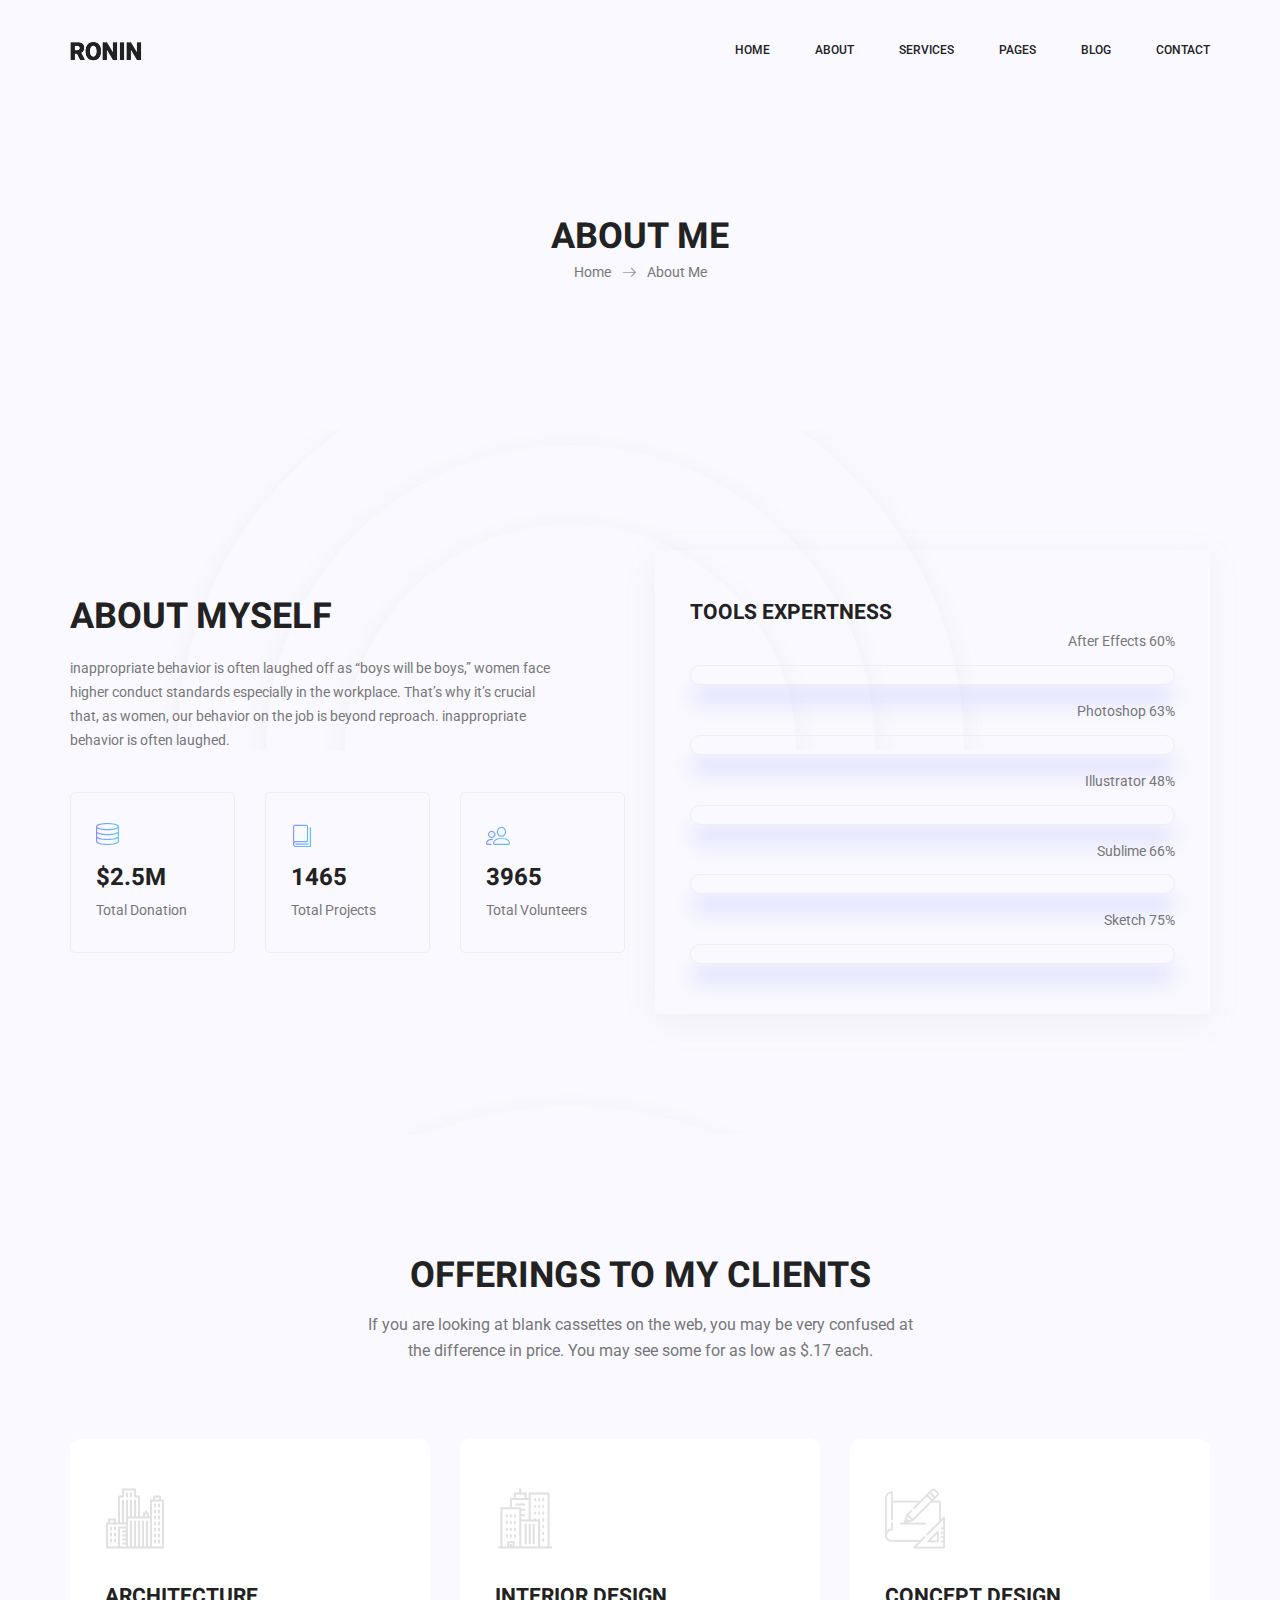
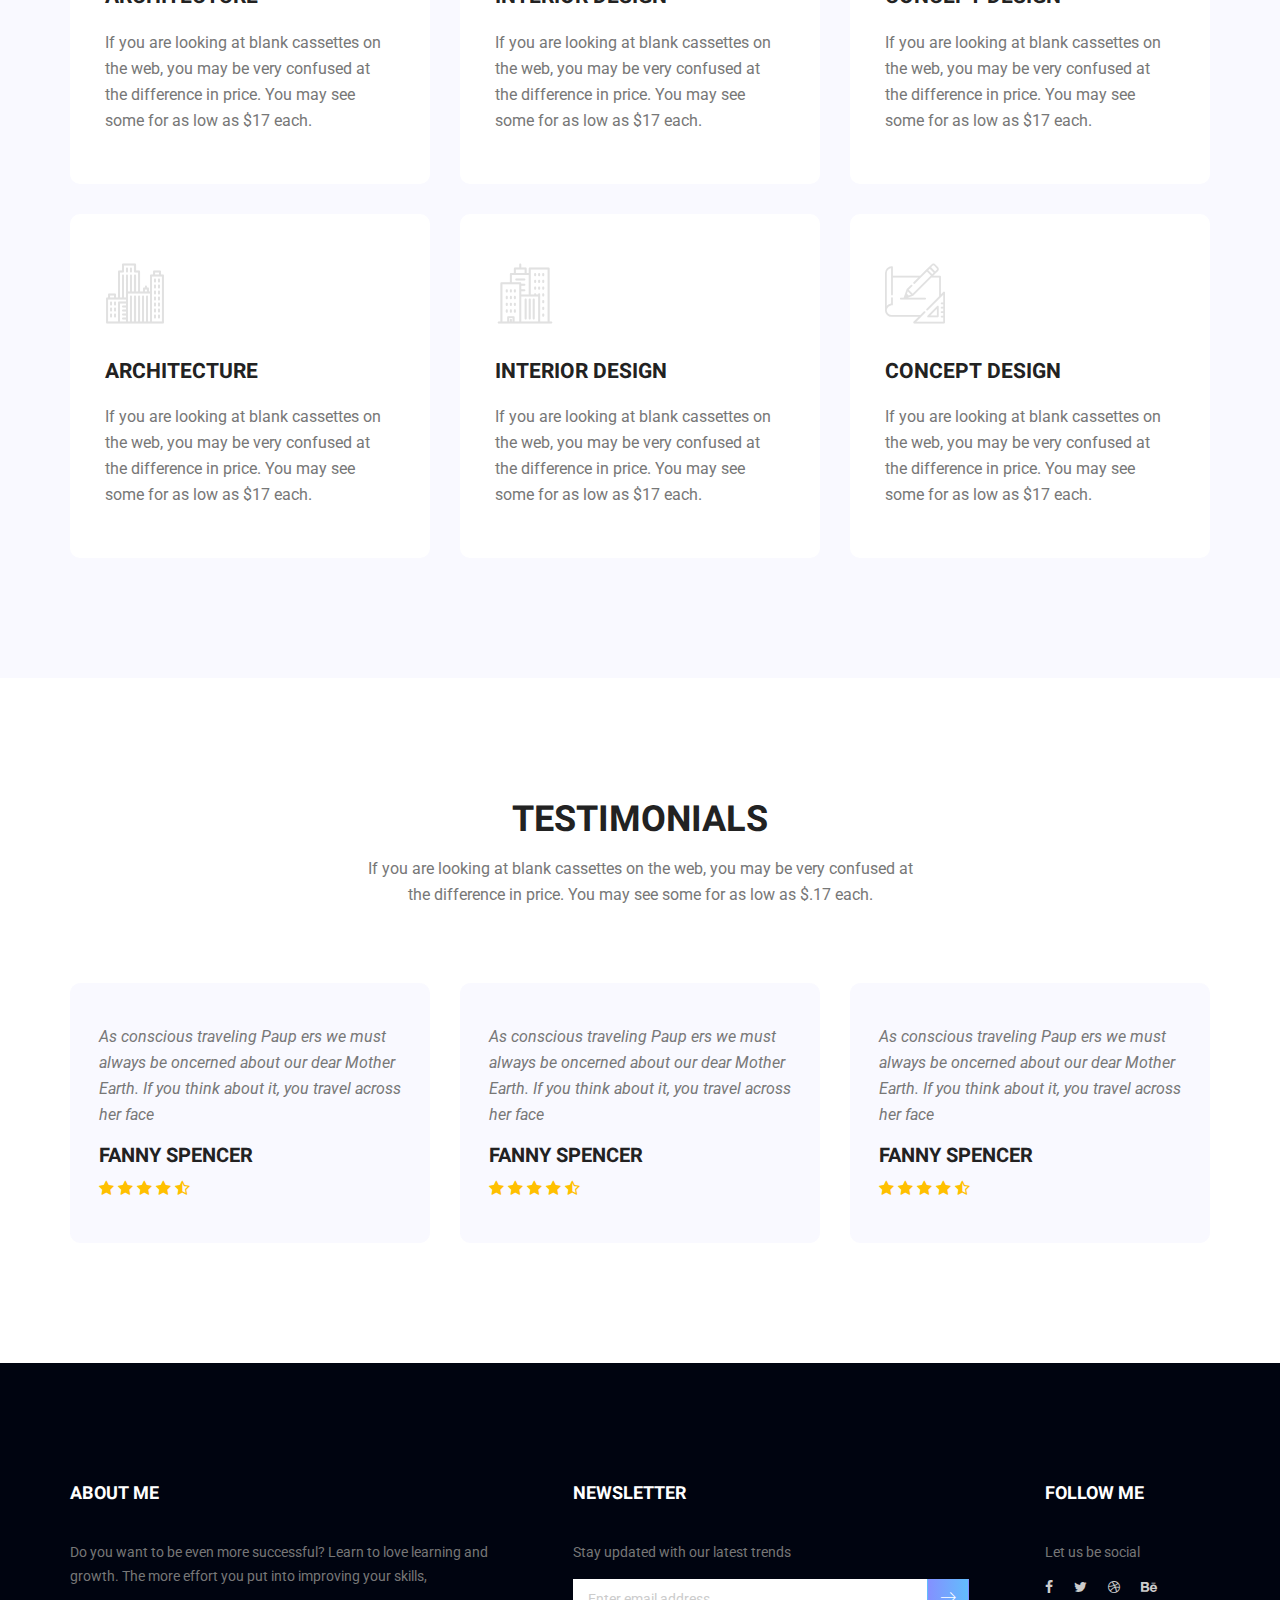
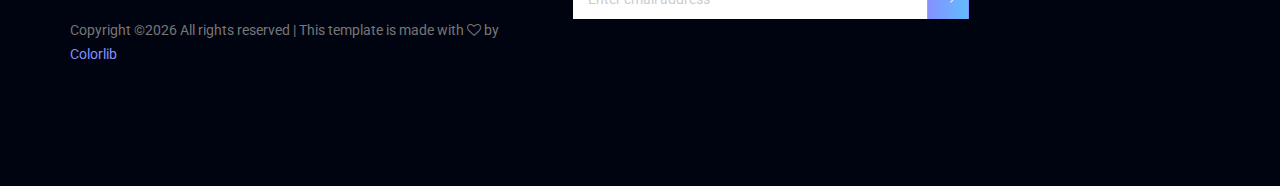
<file: about-us.html>
<!doctype html>
<html lang="en">
    <head>
        <!-- Required meta tags -->
        <meta charset="utf-8">
        <meta name="viewport" content="width=device-width, initial-scale=1, shrink-to-fit=no">
        <link rel="icon" href="img/favicon.png" type="image/png">
        <title>Ronin Multi</title>
        <!-- Bootstrap CSS -->
        <link rel="stylesheet" href="css/bootstrap.css">
        <link rel="stylesheet" href="vendors/linericon/style.css">
        <link rel="stylesheet" href="css/font-awesome.min.css">
        <link rel="stylesheet" href="vendors/owl-carousel/owl.carousel.min.css">
        <link rel="stylesheet" href="vendors/lightbox/simpleLightbox.css">
        <link rel="stylesheet" href="vendors/nice-select/css/nice-select.css">
        <link rel="stylesheet" href="vendors/animate-css/animate.css">
        <link rel="stylesheet" href="vendors/flaticon/flaticon.css">
        <!-- main css -->
        <link rel="stylesheet" href="css/style.css">
        <link rel="stylesheet" href="css/responsive.css">
    </head>
    <body>
        
        <!--================Header Menu Area =================-->
        <header class="header_area">
            <div class="main_menu" id="mainNav">
            	<nav class="navbar navbar-expand-lg navbar-light">
					<div class="container box_1620">
						<!-- Brand and toggle get grouped for better mobile display -->
						<a class="navbar-brand logo_h" href="index.html"><img src="img/logo.png" alt=""></a>
						<button class="navbar-toggler" type="button" data-toggle="collapse" data-target="#navbarSupportedContent" aria-controls="navbarSupportedContent" aria-expanded="false" aria-label="Toggle navigation">
							<span class="icon-bar"></span>
							<span class="icon-bar"></span>
							<span class="icon-bar"></span>
						</button>
						<!-- Collect the nav links, forms, and other content for toggling -->
						<div class="collapse navbar-collapse offset" id="navbarSupportedContent">
							<ul class="nav navbar-nav menu_nav ml-auto">
								<li class="nav-item active"><a class="nav-link" href="index.html">Home</a></li> 
								<li class="nav-item"><a class="nav-link" href="about-us.html">About</a></li> 
								<li class="nav-item"><a class="nav-link" href="services.html">Services</a>
								<li class="nav-item submenu dropdown">
									<a href="#" class="nav-link dropdown-toggle" data-toggle="dropdown" role="button" aria-haspopup="true" aria-expanded="false">Pages</a>
									<ul class="dropdown-menu">
										<li class="nav-item"><a class="nav-link" href="portfolio.html">Portfolio</a></li>
										<li class="nav-item"><a class="nav-link" href="portfolio-details.html">Project Details</a></li>
										<li class="nav-item"><a class="nav-link" href="elements.html">Elements</a></li>
									</ul>
								</li> 
								<li class="nav-item submenu dropdown">
									<a href="#" class="nav-link dropdown-toggle" data-toggle="dropdown" role="button" aria-haspopup="true" aria-expanded="false">Blog</a>
									<ul class="dropdown-menu">
										<li class="nav-item"><a class="nav-link" href="blog.html">Blog</a></li>
										<li class="nav-item"><a class="nav-link" href="single-blog.html">Blog Details</a></li>
									</ul>
								</li> 
								<li class="nav-item"><a class="nav-link" href="contact.html">Contact</a></li>
							</ul>
						</div> 
					</div>
            	</nav>
            </div>
        </header>
        <!--================Header Menu Area =================-->
        
        <!--================Home Banner Area =================-->
        <section class="banner_area">
            <div class="banner_inner d-flex align-items-center">
            	<div class="overlay bg-parallax" data-stellar-ratio="0.9" data-stellar-vertical-offset="0" data-background=""></div>
				<div class="container">
					<div class="banner_content text-center">
						<h2>About Me</h2>
						<div class="page_link">
							<a href="index.html">Home</a>
							<a href="about-us.html">About Me</a>
						</div>
						
					</div>
				</div>
            </div>
        </section>
        <!--================End Home Banner Area =================-->
        
        <!--================Welcome Area =================-->
        <section class="welcome_area p_120">
        	<div class="container">
        		<div class="row welcome_inner">
        			<div class="col-lg-6">
        				<div class="welcome_text">
        					<h4>About Myself</h4>
        					<p>inappropriate behavior is often laughed off as “boys will be boys,” women face higher conduct standards especially in the workplace. That’s why it’s crucial that, as women, our behavior on the job is beyond reproach. inappropriate behavior is often laughed.</p>
        					<div class="row">
        						<div class="col-sm-4">
        							<div class="wel_item">
        								<i class="lnr lnr-database"></i>
        								<h4>$2.5M</h4>
        								<p>Total Donation</p>
        							</div>
        						</div>
        						<div class="col-sm-4">
        							<div class="wel_item">
        								<i class="lnr lnr-book"></i>
        								<h4>1465</h4>
        								<p>Total Projects</p>
        							</div>
        						</div>
        						<div class="col-sm-4">
        							<div class="wel_item">
        								<i class="lnr lnr-users"></i>
        								<h4>3965</h4>
        								<p>Total Volunteers</p>
        							</div>
        						</div>
        					</div>
        				</div>
        			</div>
        			<div class="col-lg-6">
        				<div class="tools_expert">
        					<h3>Tools Expertness</h3>
        					<div class="skill_main">
								<div class="skill_item">
									<h4>After Effects <span class="counter">85</span>%</h4>
									<div class="progress">
										<div class="progress-bar" role="progressbar" aria-valuenow="85" aria-valuemin="0" aria-valuemax="100"></div>
									</div>
								</div>
								<div class="skill_item">
									<h4>Photoshop <span class="counter">90</span>%</h4>
									<div class="progress">
										<div class="progress-bar" role="progressbar" aria-valuenow="90" aria-valuemin="0" aria-valuemax="100"></div>
									</div>
								</div>
								<div class="skill_item">
									<h4>Illustrator <span class="counter">70</span>%</h4>
									<div class="progress">
										<div class="progress-bar" role="progressbar" aria-valuenow="70" aria-valuemin="0" aria-valuemax="100"></div>
									</div>
								</div>
								<div class="skill_item">
									<h4>Sublime <span class="counter">95</span>%</h4>
									<div class="progress">
										<div class="progress-bar" role="progressbar" aria-valuenow="95" aria-valuemin="0" aria-valuemax="100"></div>
									</div>
								</div>
								<div class="skill_item">
									<h4>Sketch <span class="counter">75</span>%</h4>
									<div class="progress">
										<div class="progress-bar" role="progressbar" aria-valuenow="75" aria-valuemin="0" aria-valuemax="100"></div>
									</div>
								</div>
							</div>
        				</div>
        			</div>
        		</div>
        	</div>
        </section>
        <!--================End Welcome Area =================-->
        
        <!--================Feature Area =================-->
        <section class="feature_area p_120">
        	<div class="container">
        		<div class="main_title">
        			<h2>offerings to my clients</h2>
        			<p>If you are looking at blank cassettes on the web, you may be very confused at the difference in price. You may see some for as low as $.17 each.</p>
        		</div>
        		<div class="feature_inner row">
        			<div class="col-lg-4 col-md-6">
        				<div class="feature_item">
        					<i class="flaticon-city"></i>
        					<h4>Architecture</h4>
        					<p>If you are looking at blank cassettes on the web, you may be very confused at the difference in price. You may see some for as low as $17 each.</p>
        				</div>
        			</div>
        			<div class="col-lg-4 col-md-6">
        				<div class="feature_item">
        					<i class="flaticon-skyline"></i>
        					<h4>Interior Design</h4>
        					<p>If you are looking at blank cassettes on the web, you may be very confused at the difference in price. You may see some for as low as $17 each.</p>
        				</div>
        			</div>
        			<div class="col-lg-4 col-md-6">
        				<div class="feature_item">
        					<i class="flaticon-sketch"></i>
        					<h4>Concept Design</h4>
        					<p>If you are looking at blank cassettes on the web, you may be very confused at the difference in price. You may see some for as low as $17 each.</p>
        				</div>
        			</div>
        			<div class="col-lg-4 col-md-6">
        				<div class="feature_item">
        					<i class="flaticon-city"></i>
        					<h4>Architecture</h4>
        					<p>If you are looking at blank cassettes on the web, you may be very confused at the difference in price. You may see some for as low as $17 each.</p>
        				</div>
        			</div>
        			<div class="col-lg-4 col-md-6">
        				<div class="feature_item">
        					<i class="flaticon-skyline"></i>
        					<h4>Interior Design</h4>
        					<p>If you are looking at blank cassettes on the web, you may be very confused at the difference in price. You may see some for as low as $17 each.</p>
        				</div>
        			</div>
        			<div class="col-lg-4 col-md-6">
        				<div class="feature_item">
        					<i class="flaticon-sketch"></i>
        					<h4>Concept Design</h4>
        					<p>If you are looking at blank cassettes on the web, you may be very confused at the difference in price. You may see some for as low as $17 each.</p>
        				</div>
        			</div>
        		</div>
        	</div>
        </section>
        <!--================End Feature Area =================-->
        
        <!--================Testimonials Area =================-->
        <section class="testimonials_area testi_two p_120">
        	<div class="container">
        		<div class="main_title">
        			<h2>Testimonials</h2>
        			<p>If you are looking at blank cassettes on the web, you may be very confused at the difference in price. You may see some for as low as $.17 each.</p>
        		</div>
        		<div class="testi_inner">
					<div class="testi_slider owl-carousel">
						<div class="item">
							<div class="testi_item">
								<p>As conscious traveling Paup ers we must always be oncerned about our dear Mother Earth. If you think about it, you travel across her face</p>
								<h4>Fanny Spencer</h4>
								<a href="#"><i class="fa fa-star"></i></a>
								<a href="#"><i class="fa fa-star"></i></a>
								<a href="#"><i class="fa fa-star"></i></a>
								<a href="#"><i class="fa fa-star"></i></a>
								<a href="#"><i class="fa fa-star-half-o"></i></a>
							</div>
						</div>
						<div class="item">
							<div class="testi_item">
								<p>As conscious traveling Paup ers we must always be oncerned about our dear Mother Earth. If you think about it, you travel across her face</p>
								<h4>Fanny Spencer</h4>
								<a href="#"><i class="fa fa-star"></i></a>
								<a href="#"><i class="fa fa-star"></i></a>
								<a href="#"><i class="fa fa-star"></i></a>
								<a href="#"><i class="fa fa-star"></i></a>
								<a href="#"><i class="fa fa-star-half-o"></i></a>
							</div>
						</div>
						<div class="item">
							<div class="testi_item">
								<p>As conscious traveling Paup ers we must always be oncerned about our dear Mother Earth. If you think about it, you travel across her face</p>
								<h4>Fanny Spencer</h4>
								<a href="#"><i class="fa fa-star"></i></a>
								<a href="#"><i class="fa fa-star"></i></a>
								<a href="#"><i class="fa fa-star"></i></a>
								<a href="#"><i class="fa fa-star"></i></a>
								<a href="#"><i class="fa fa-star-half-o"></i></a>
							</div>
						</div>
					</div>
        		</div>
        	</div>
        </section>
        <!--================End Testimonials Area =================-->
        
        <!--================Footer Area =================-->
        <footer class="footer_area p_120">
        	<div class="container">
        		<div class="row footer_inner">
        			<div class="col-lg-5 col-sm-6">
        				<aside class="f_widget ab_widget">
        					<div class="f_title">
        						<h3>About Me</h3>
        					</div>
        					<p>Do you want to be even more successful? Learn to love learning and growth. The more effort you put into improving your skills,</p>
        					<p><!-- Link back to Colorlib can't be removed. Template is licensed under CC BY 3.0. -->
Copyright &copy;<script>document.write(new Date().getFullYear());</script> All rights reserved | This template is made with <i class="fa fa-heart-o" aria-hidden="true"></i> by <a href="https://colorlib.com" target="_blank">Colorlib</a>
<!-- Link back to Colorlib can't be removed. Template is licensed under CC BY 3.0. -->
</p>
        				</aside>
        			</div>
        			<div class="col-lg-5 col-sm-6">
        				<aside class="f_widget news_widget">
        					<div class="f_title">
        						<h3>Newsletter</h3>
        					</div>
        					<p>Stay updated with our latest trends</p>
        					<div id="mc_embed_signup">
                                <form target="_blank" action="https://spondonit.us12.list-manage.com/subscribe/post?u=1462626880ade1ac87bd9c93a&amp;id=92a4423d01" method="get" class="subscribe_form relative">
                                	<div class="input-group d-flex flex-row">
                                        <input name="EMAIL" placeholder="Enter email address" onfocus="this.placeholder = ''" onblur="this.placeholder = 'Email Address '" required="" type="email">
                                        <button class="btn sub-btn"><span class="lnr lnr-arrow-right"></span></button>		
                                    </div>				
                                    <div class="mt-10 info"></div>
                                </form>
                            </div>
        				</aside>
        			</div>
        			<div class="col-lg-2">
        				<aside class="f_widget social_widget">
        					<div class="f_title">
        						<h3>Follow Me</h3>
        					</div>
        					<p>Let us be social</p>
        					<ul class="list">
        						<li><a href="#"><i class="fa fa-facebook"></i></a></li>
        						<li><a href="#"><i class="fa fa-twitter"></i></a></li>
        						<li><a href="#"><i class="fa fa-dribbble"></i></a></li>
        						<li><a href="#"><i class="fa fa-behance"></i></a></li>
        					</ul>
        				</aside>
        			</div>
        		</div>
        	</div>
        </footer>
        <!--================End Footer Area =================-->
        
        
        
        
        <!-- Optional JavaScript -->
        <!-- jQuery first, then Popper.js, then Bootstrap JS -->
        <script src="js/jquery-3.2.1.min.js"></script>
        <script src="js/popper.js"></script>
        <script src="js/bootstrap.min.js"></script>
        <script src="js/stellar.js"></script>
        <script src="vendors/lightbox/simpleLightbox.min.js"></script>
        <script src="vendors/nice-select/js/jquery.nice-select.min.js"></script>
        <script src="vendors/isotope/imagesloaded.pkgd.min.js"></script>
        <script src="vendors/isotope/isotope-min.js"></script>
        <script src="vendors/owl-carousel/owl.carousel.min.js"></script>
        <script src="js/jquery.ajaxchimp.min.js"></script>
        <script src="js/mail-script.js"></script>
        <script src="vendors/counter-up/jquery.waypoints.min.js"></script>
        <script src="vendors/counter-up/jquery.counterup.min.js"></script>
        <script src="js/theme.js"></script>
    </body>
</html>
</file>
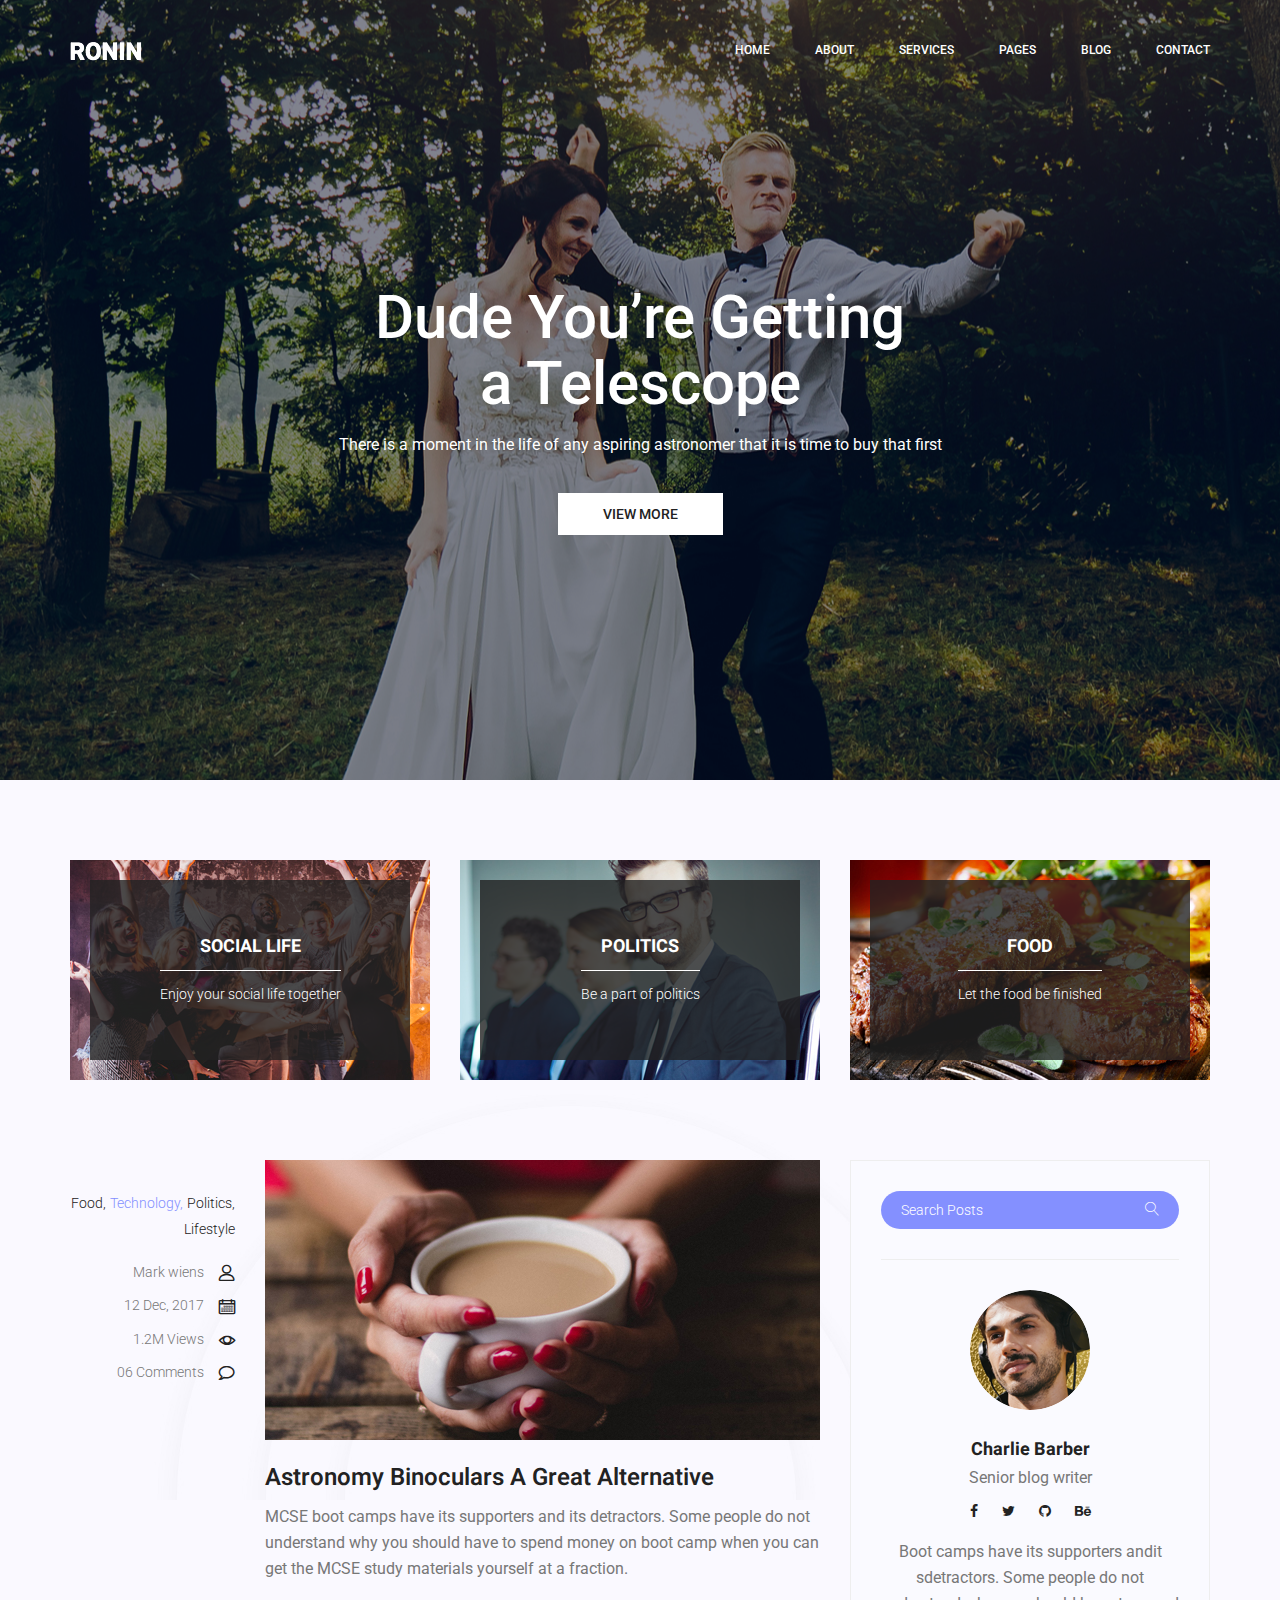
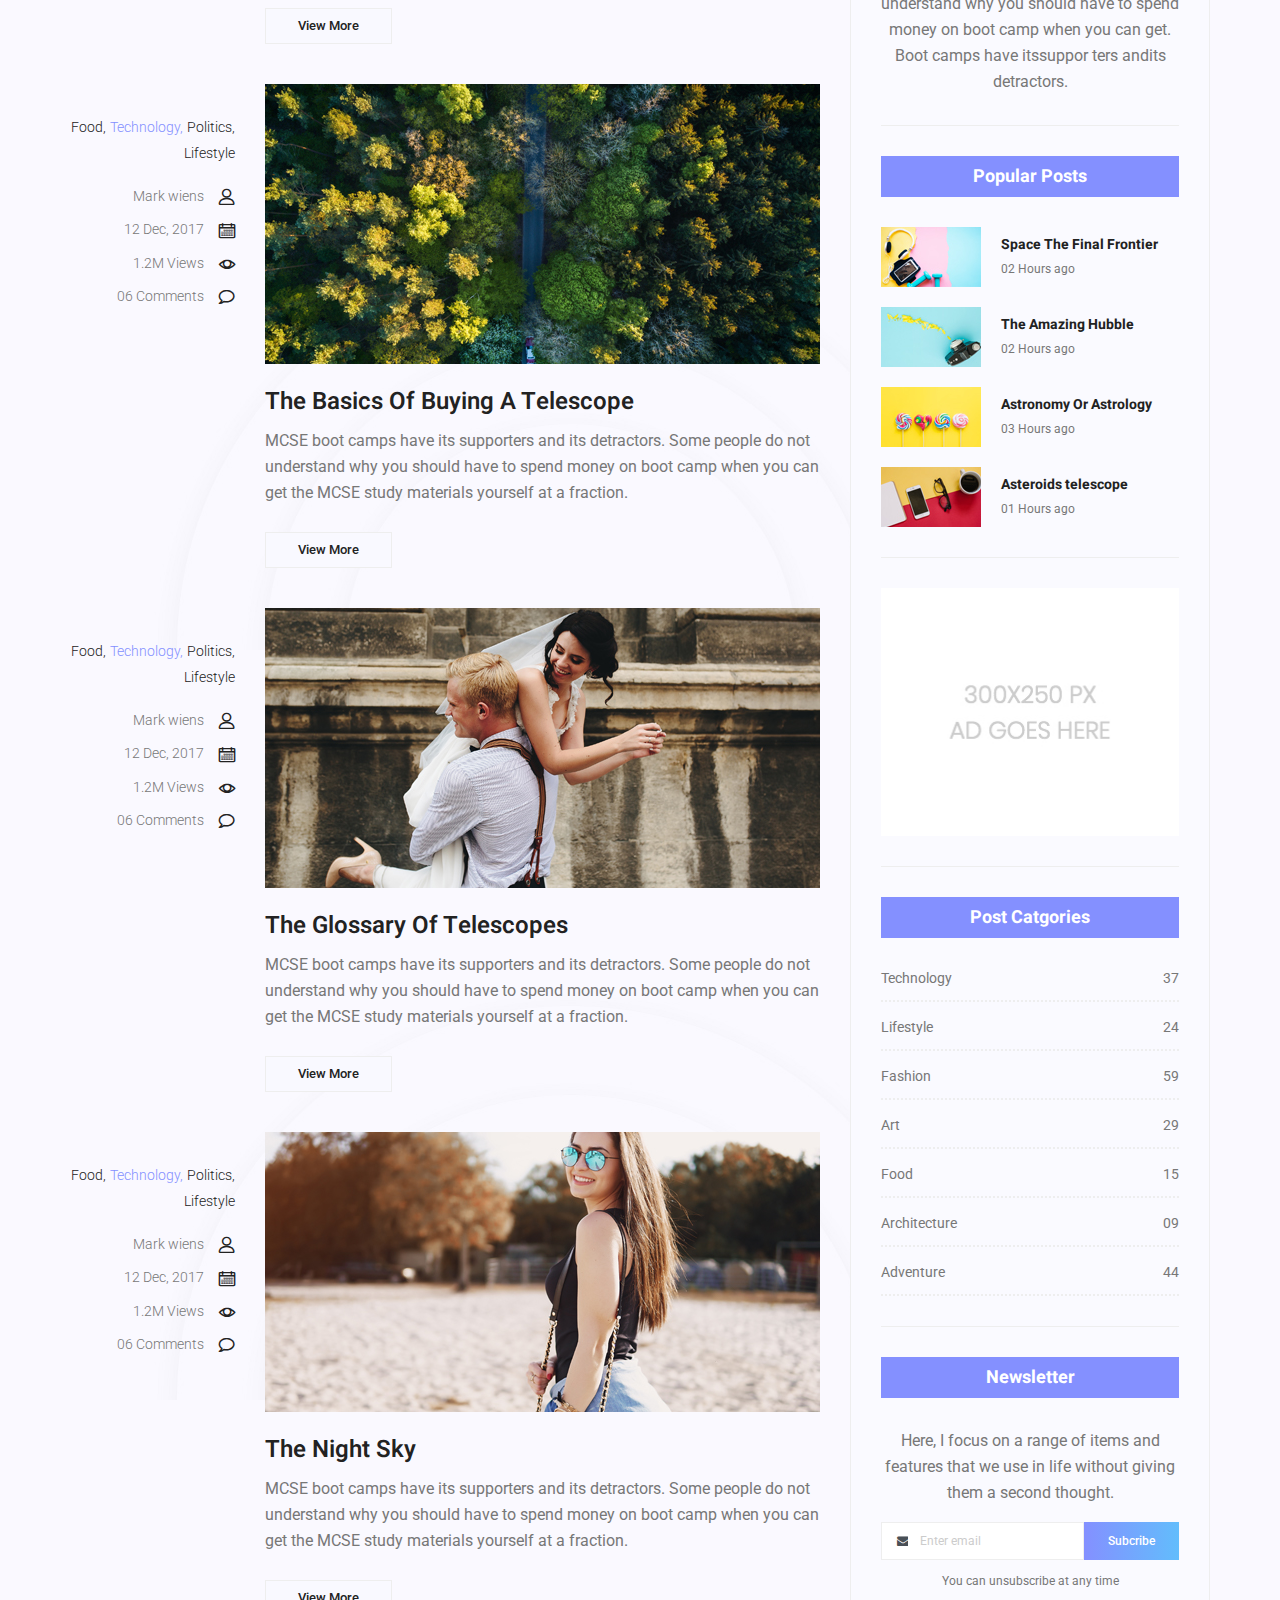
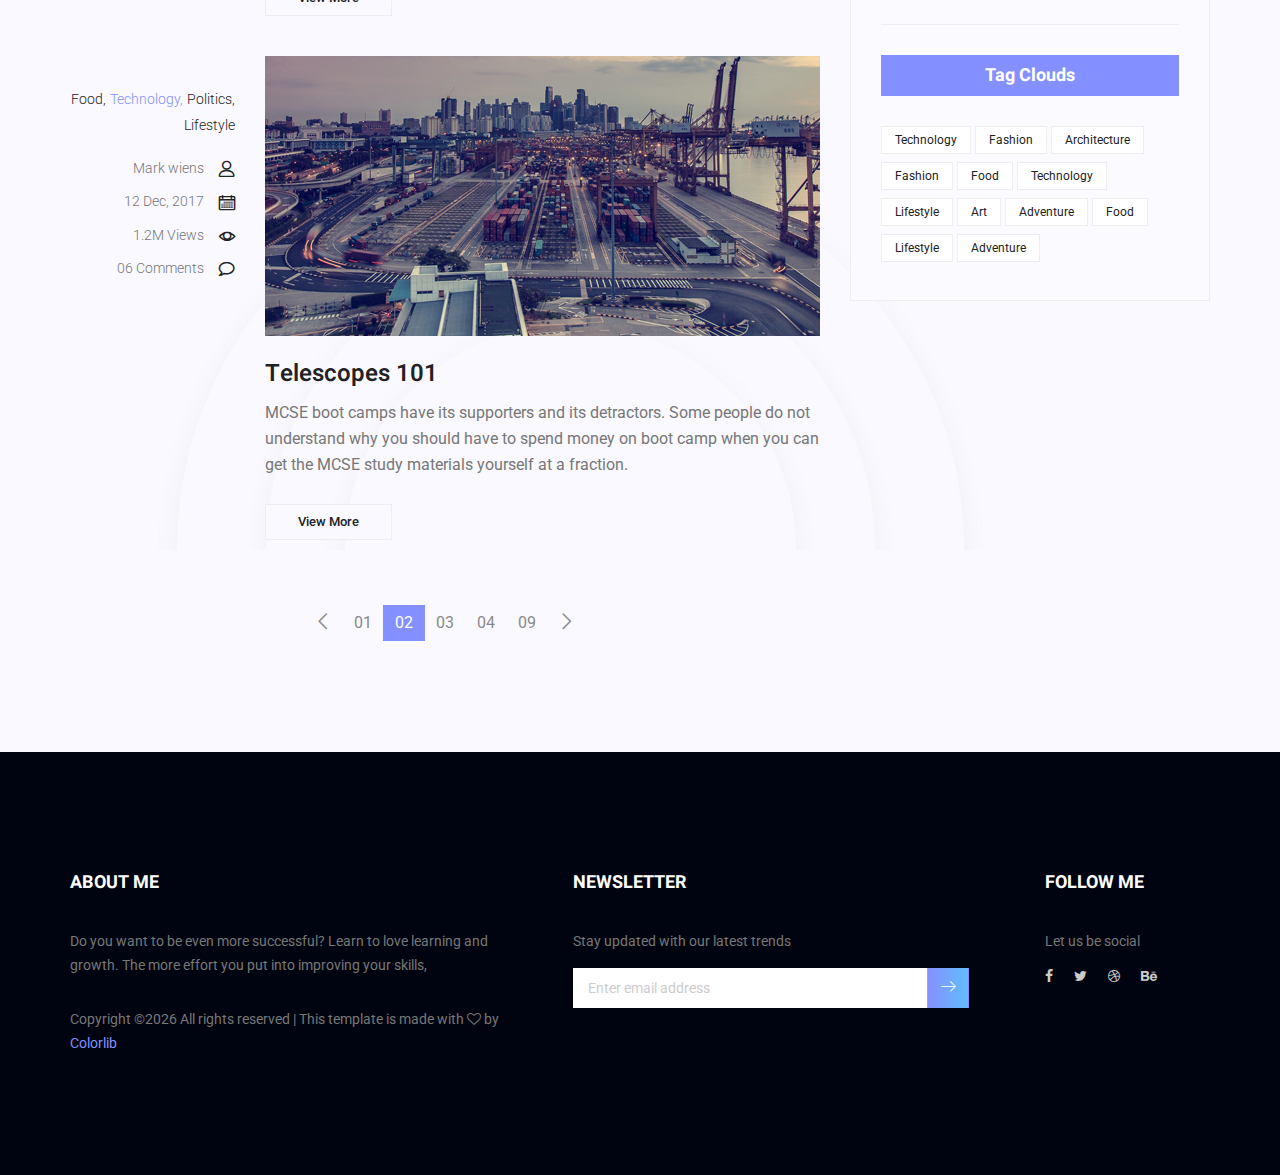
<file: blog.html>
<!doctype html>
<html lang="en">
    <head>
        <!-- Required meta tags -->
        <meta charset="utf-8">
        <meta name="viewport" content="width=device-width, initial-scale=1, shrink-to-fit=no">
        <link rel="icon" href="img/favicon.png" type="image/png">
        <title>Ronin Multi</title>
        <!-- Bootstrap CSS -->
        <link rel="stylesheet" href="css/bootstrap.css">
        <link rel="stylesheet" href="vendors/linericon/style.css">
        <link rel="stylesheet" href="css/font-awesome.min.css">
        <link rel="stylesheet" href="vendors/owl-carousel/owl.carousel.min.css">
        <link rel="stylesheet" href="vendors/lightbox/simpleLightbox.css">
        <link rel="stylesheet" href="vendors/nice-select/css/nice-select.css">
        <link rel="stylesheet" href="vendors/animate-css/animate.css">
        <!-- main css -->
        <link rel="stylesheet" href="css/style.css">
        <link rel="stylesheet" href="css/responsive.css">
    </head>
    <body>
        
        <!--================Header Menu Area =================-->
        <header class="header_area white_menu">
            <div class="main_menu" id="mainNav">
            	<nav class="navbar navbar-expand-lg navbar-light">
					<div class="container box_1620">
						<!-- Brand and toggle get grouped for better mobile display -->
						<a class="navbar-brand logo_h" href="index.html"><img src="img/logo.png" alt=""><img src="img/logo-2.png" alt=""></a>
						<button class="navbar-toggler" type="button" data-toggle="collapse" data-target="#navbarSupportedContent" aria-controls="navbarSupportedContent" aria-expanded="false" aria-label="Toggle navigation">
							<span class="icon-bar"></span>
							<span class="icon-bar"></span>
							<span class="icon-bar"></span>
						</button>
						<!-- Collect the nav links, forms, and other content for toggling -->
						<div class="collapse navbar-collapse offset" id="navbarSupportedContent">
							<ul class="nav navbar-nav menu_nav ml-auto">
								<li class="nav-item active"><a class="nav-link" href="index.html">Home</a></li> 
								<li class="nav-item"><a class="nav-link" href="about-us.html">About</a></li> 
								<li class="nav-item"><a class="nav-link" href="services.html">Services</a>
								<li class="nav-item submenu dropdown">
									<a href="#" class="nav-link dropdown-toggle" data-toggle="dropdown" role="button" aria-haspopup="true" aria-expanded="false">Pages</a>
									<ul class="dropdown-menu">
										<li class="nav-item"><a class="nav-link" href="portfolio.html">Portfolio</a></li>
										<li class="nav-item"><a class="nav-link" href="portfolio-details.html">Project Details</a></li>
										<li class="nav-item"><a class="nav-link" href="elements.html">Elements</a></li>
									</ul>
								</li> 
								<li class="nav-item submenu dropdown">
									<a href="#" class="nav-link dropdown-toggle" data-toggle="dropdown" role="button" aria-haspopup="true" aria-expanded="false">Blog</a>
									<ul class="dropdown-menu">
										<li class="nav-item"><a class="nav-link" href="blog.html">Blog</a></li>
										<li class="nav-item"><a class="nav-link" href="single-blog.html">Blog Details</a></li>
									</ul>
								</li> 
								<li class="nav-item"><a class="nav-link" href="contact.html">Contact</a></li>
							</ul>
						</div> 
					</div>
            	</nav>
            </div>
        </header>
        <!--================Header Menu Area =================-->
        
        <!--================Home Banner Area =================-->
        <section class="home_banner_area blog_banner">
            <div class="banner_inner d-flex align-items-center">
            	<div class="overlay bg-parallax" data-stellar-ratio="0.9" data-stellar-vertical-offset="0" data-background=""></div>
				<div class="container">
					<div class="blog_b_text text-center">
						<h2>Dude You’re Getting <br /> a Telescope</h2>
						<p>There is a moment in the life of any aspiring astronomer that it is time to buy that first</p>
						<a class="white_bg_btn" href="#">View More</a>
					</div>
				</div>
            </div>
        </section>
        <!--================End Home Banner Area =================-->
        
        <!--================Blog Categorie Area =================-->
        <section class="blog_categorie_area">
            <div class="container">
                <div class="row">
                    <div class="col-lg-4">
                        <div class="categories_post">
                            <img src="img/blog/cat-post/cat-post-3.jpg" alt="post">
                            <div class="categories_details">
                                <div class="categories_text">
                                    <a href="blog-details.html"><h5>Social Life</h5></a>
                                    <div class="border_line"></div>
                                    <p>Enjoy your social life together</p>
                                </div>
                            </div>
                        </div>
                    </div>
                    <div class="col-lg-4">
                        <div class="categories_post">
                            <img src="img/blog/cat-post/cat-post-2.jpg" alt="post">
                            <div class="categories_details">
                                <div class="categories_text">
                                    <a href="blog-details.html"><h5>Politics</h5></a>
                                    <div class="border_line"></div>
                                    <p>Be a part of politics</p>
                                </div>
                            </div>
                        </div>
                    </div>
                    <div class="col-lg-4">
                        <div class="categories_post">
                            <img src="img/blog/cat-post/cat-post-1.jpg" alt="post">
                            <div class="categories_details">
                                <div class="categories_text">
                                    <a href="blog-details.html"><h5>Food</h5></a>
                                    <div class="border_line"></div>
                                    <p>Let the food be finished</p>
                                </div>
                            </div>
                        </div>
                    </div>
                </div>
            </div>
        </section>
        <!--================Blog Categorie Area =================-->
        
        <!--================Blog Area =================-->
        <section class="blog_area">
            <div class="container">
                <div class="row">
                    <div class="col-lg-8">
                        <div class="blog_left_sidebar">
                            <article class="row blog_item">
                               <div class="col-md-3">
                                   <div class="blog_info text-right">
                                        <div class="post_tag">
                                            <a href="#">Food,</a>
                                            <a class="active" href="#">Technology,</a>
                                            <a href="#">Politics,</a>
                                            <a href="#">Lifestyle</a>
                                        </div>
                                        <ul class="blog_meta list">
                                            <li><a href="#">Mark wiens<i class="lnr lnr-user"></i></a></li>
                                            <li><a href="#">12 Dec, 2017<i class="lnr lnr-calendar-full"></i></a></li>
                                            <li><a href="#">1.2M Views<i class="lnr lnr-eye"></i></a></li>
                                            <li><a href="#">06 Comments<i class="lnr lnr-bubble"></i></a></li>
                                        </ul>
                                    </div>
                               </div>
                                <div class="col-md-9">
                                    <div class="blog_post">
                                        <img src="img/blog/main-blog/m-blog-1.jpg" alt="">
                                        <div class="blog_details">
                                            <a href="single-blog.html"><h2>Astronomy Binoculars A Great Alternative</h2></a>
                                            <p>MCSE boot camps have its supporters and its detractors. Some people do not understand why you should have to spend money on boot camp when you can get the MCSE study materials yourself at a fraction.</p>
                                            <a href="single-blog.html" class="blog_btn">View More</a>
                                        </div>
                                    </div>
                                </div>
                            </article>
                            <article class="row blog_item">
                               <div class="col-md-3">
                                   <div class="blog_info text-right">
                                        <div class="post_tag">
                                            <a href="#">Food,</a>
                                            <a class="active" href="#">Technology,</a>
                                            <a href="#">Politics,</a>
                                            <a href="#">Lifestyle</a>
                                        </div>
                                        <ul class="blog_meta list">
                                            <li><a href="#">Mark wiens<i class="lnr lnr-user"></i></a></li>
                                            <li><a href="#">12 Dec, 2017<i class="lnr lnr-calendar-full"></i></a></li>
                                            <li><a href="#">1.2M Views<i class="lnr lnr-eye"></i></a></li>
                                            <li><a href="#">06 Comments<i class="lnr lnr-bubble"></i></a></li>
                                        </ul>
                                    </div>
                               </div>
                                <div class="col-md-9">
                                    <div class="blog_post">
                                        <img src="img/blog/main-blog/m-blog-2.jpg" alt="">
                                        <div class="blog_details">
                                            <a href="single-blog.html"><h2>The Basics Of Buying A Telescope</h2></a>
                                            <p>MCSE boot camps have its supporters and its detractors. Some people do not understand why you should have to spend money on boot camp when you can get the MCSE study materials yourself at a fraction.</p>
                                            <a href="single-blog.html" class="blog_btn">View More</a>
                                        </div>
                                    </div>
                                </div>
                            </article>
                            <article class="row blog_item">
                               <div class="col-md-3">
                                   <div class="blog_info text-right">
                                        <div class="post_tag">
                                            <a href="#">Food,</a>
                                            <a class="active" href="#">Technology,</a>
                                            <a href="#">Politics,</a>
                                            <a href="#">Lifestyle</a>
                                        </div>
                                        <ul class="blog_meta list">
                                            <li><a href="#">Mark wiens<i class="lnr lnr-user"></i></a></li>
                                            <li><a href="#">12 Dec, 2017<i class="lnr lnr-calendar-full"></i></a></li>
                                            <li><a href="#">1.2M Views<i class="lnr lnr-eye"></i></a></li>
                                            <li><a href="#">06 Comments<i class="lnr lnr-bubble"></i></a></li>
                                        </ul>
                                    </div>
                               </div>
                                <div class="col-md-9">
                                    <div class="blog_post">
                                        <img src="img/blog/main-blog/m-blog-3.jpg" alt="">
                                        <div class="blog_details">
                                            <a href="single-blog.html"><h2>The Glossary Of Telescopes</h2></a>
                                            <p>MCSE boot camps have its supporters and its detractors. Some people do not understand why you should have to spend money on boot camp when you can get the MCSE study materials yourself at a fraction.</p>
                                            <a href="single-blog.html" class="blog_btn">View More</a>
                                        </div>
                                    </div>
                                </div>
                            </article>
                            <article class="row blog_item">
                               <div class="col-md-3">
                                   <div class="blog_info text-right">
                                        <div class="post_tag">
                                            <a href="#">Food,</a>
                                            <a class="active" href="#">Technology,</a>
                                            <a href="#">Politics,</a>
                                            <a href="#">Lifestyle</a>
                                        </div>
                                        <ul class="blog_meta list">
                                            <li><a href="#">Mark wiens<i class="lnr lnr-user"></i></a></li>
                                            <li><a href="#">12 Dec, 2017<i class="lnr lnr-calendar-full"></i></a></li>
                                            <li><a href="#">1.2M Views<i class="lnr lnr-eye"></i></a></li>
                                            <li><a href="#">06 Comments<i class="lnr lnr-bubble"></i></a></li>
                                        </ul>
                                    </div>
                               </div>
                                <div class="col-md-9">
                                    <div class="blog_post">
                                        <img src="img/blog/main-blog/m-blog-4.jpg" alt="">
                                        <div class="blog_details">
                                            <a href="single-blog.html"><h2>The Night Sky</h2></a>
                                            <p>MCSE boot camps have its supporters and its detractors. Some people do not understand why you should have to spend money on boot camp when you can get the MCSE study materials yourself at a fraction.</p>
                                            <a href="single-blog.html" class="blog_btn">View More</a>
                                        </div>
                                    </div>
                                </div>
                            </article>
                            <article class="row blog_item">
                               <div class="col-md-3">
                                   <div class="blog_info text-right">
                                        <div class="post_tag">
                                            <a href="#">Food,</a>
                                            <a class="active" href="#">Technology,</a>
                                            <a href="#">Politics,</a>
                                            <a href="#">Lifestyle</a>
                                        </div>
                                        <ul class="blog_meta list">
                                            <li><a href="#">Mark wiens<i class="lnr lnr-user"></i></a></li>
                                            <li><a href="#">12 Dec, 2017<i class="lnr lnr-calendar-full"></i></a></li>
                                            <li><a href="#">1.2M Views<i class="lnr lnr-eye"></i></a></li>
                                            <li><a href="#">06 Comments<i class="lnr lnr-bubble"></i></a></li>
                                        </ul>
                                    </div>
                               </div>
                                <div class="col-md-9">
                                    <div class="blog_post">
                                        <img src="img/blog/main-blog/m-blog-5.jpg" alt="">
                                        <div class="blog_details">
                                            <a href="single-blog.html"><h2>Telescopes 101</h2></a>
                                            <p>MCSE boot camps have its supporters and its detractors. Some people do not understand why you should have to spend money on boot camp when you can get the MCSE study materials yourself at a fraction.</p>
                                            <a href="single-blog.html" class="blog_btn">View More</a>
                                        </div>
                                    </div>
                                </div>
                            </article>
                            <nav class="blog-pagination justify-content-center d-flex">
		                        <ul class="pagination">
		                            <li class="page-item">
		                                <a href="#" class="page-link" aria-label="Previous">
		                                    <span aria-hidden="true">
		                                        <span class="lnr lnr-chevron-left"></span>
		                                    </span>
		                                </a>
		                            </li>
		                            <li class="page-item"><a href="#" class="page-link">01</a></li>
		                            <li class="page-item active"><a href="#" class="page-link">02</a></li>
		                            <li class="page-item"><a href="#" class="page-link">03</a></li>
		                            <li class="page-item"><a href="#" class="page-link">04</a></li>
		                            <li class="page-item"><a href="#" class="page-link">09</a></li>
		                            <li class="page-item">
		                                <a href="#" class="page-link" aria-label="Next">
		                                    <span aria-hidden="true">
		                                        <span class="lnr lnr-chevron-right"></span>
		                                    </span>
		                                </a>
		                            </li>
		                        </ul>
		                    </nav>
                        </div>
                    </div>
                    <div class="col-lg-4">
                        <div class="blog_right_sidebar">
                            <aside class="single_sidebar_widget search_widget">
                                <div class="input-group">
                                    <input type="text" class="form-control" placeholder="Search Posts">
                                    <span class="input-group-btn">
                                        <button class="btn btn-default" type="button"><i class="lnr lnr-magnifier"></i></button>
                                    </span>
                                </div><!-- /input-group -->
                                <div class="br"></div>
                            </aside>
                            <aside class="single_sidebar_widget author_widget">
                                <img class="author_img rounded-circle" src="img/blog/author.png" alt="">
                                <h4>Charlie Barber</h4>
                                <p>Senior blog writer</p>
                                <div class="social_icon">
                                    <a href="#"><i class="fa fa-facebook"></i></a>
                                    <a href="#"><i class="fa fa-twitter"></i></a>
                                    <a href="#"><i class="fa fa-github"></i></a>
                                    <a href="#"><i class="fa fa-behance"></i></a>
                                </div>
                                <p>Boot camps have its supporters andit sdetractors. Some people do not understand why you should have to spend money on boot camp when you can get. Boot camps have itssuppor ters andits detractors.</p>
                                <div class="br"></div>
                            </aside>
                            <aside class="single_sidebar_widget popular_post_widget">
                                <h3 class="widget_title">Popular Posts</h3>
                                <div class="media post_item">
                                    <img src="img/blog/popular-post/post1.jpg" alt="post">
                                    <div class="media-body">
                                        <a href="blog-details.html"><h3>Space The Final Frontier</h3></a>
                                        <p>02 Hours ago</p>
                                    </div>
                                </div>
                                <div class="media post_item">
                                    <img src="img/blog/popular-post/post2.jpg" alt="post">
                                    <div class="media-body">
                                        <a href="blog-details.html"><h3>The Amazing Hubble</h3></a>
                                        <p>02 Hours ago</p>
                                    </div>
                                </div>
                                <div class="media post_item">
                                    <img src="img/blog/popular-post/post3.jpg" alt="post">
                                    <div class="media-body">
                                        <a href="blog-details.html"><h3>Astronomy Or Astrology</h3></a>
                                        <p>03 Hours ago</p>
                                    </div>
                                </div>
                                <div class="media post_item">
                                    <img src="img/blog/popular-post/post4.jpg" alt="post">
                                    <div class="media-body">
                                        <a href="blog-details.html"><h3>Asteroids telescope</h3></a>
                                        <p>01 Hours ago</p>
                                    </div>
                                </div>
                                <div class="br"></div>
                            </aside>
                            <aside class="single_sidebar_widget ads_widget">
                                <a href="#"><img class="img-fluid" src="img/blog/add.jpg" alt=""></a>
                                <div class="br"></div>
                            </aside>
                            <aside class="single_sidebar_widget post_category_widget">
                                <h4 class="widget_title">Post Catgories</h4>
                                <ul class="list cat-list">
                                    <li>
                                        <a href="#" class="d-flex justify-content-between">
                                            <p>Technology</p>
                                            <p>37</p>
                                        </a>
                                    </li>
                                    <li>
                                        <a href="#" class="d-flex justify-content-between">
                                            <p>Lifestyle</p>
                                            <p>24</p>
                                        </a>
                                    </li>
                                    <li>
                                        <a href="#" class="d-flex justify-content-between">
                                            <p>Fashion</p>
                                            <p>59</p>
                                        </a>
                                    </li>
                                    <li>
                                        <a href="#" class="d-flex justify-content-between">
                                            <p>Art</p>
                                            <p>29</p>
                                        </a>
                                    </li>
                                    <li>
                                        <a href="#" class="d-flex justify-content-between">
                                            <p>Food</p>
                                            <p>15</p>
                                        </a>
                                    </li>
                                    <li>
                                        <a href="#" class="d-flex justify-content-between">
                                            <p>Architecture</p>
                                            <p>09</p>
                                        </a>
                                    </li>
                                    <li>
                                        <a href="#" class="d-flex justify-content-between">
                                            <p>Adventure</p>
                                            <p>44</p>
                                        </a>
                                    </li>															
                                </ul>
                                <div class="br"></div>
                            </aside>
                            <aside class="single-sidebar-widget newsletter_widget">
                                <h4 class="widget_title">Newsletter</h4>
                                <p>
                                Here, I focus on a range of items and features that we use in life without
                                giving them a second thought.
                                </p>
                                <div class="form-group d-flex flex-row">
                                    <div class="input-group">
                                        <div class="input-group-prepend">
                                            <div class="input-group-text"><i class="fa fa-envelope" aria-hidden="true"></i></div>
                                        </div>
                                        <input type="text" class="form-control" id="inlineFormInputGroup" placeholder="Enter email" onfocus="this.placeholder = ''" onblur="this.placeholder = 'Enter email'">
                                    </div>
                                    <a href="#" class="bbtns">Subcribe</a>
                                </div>	
                                <p class="text-bottom">You can unsubscribe at any time</p>	
                                <div class="br"></div>							
                            </aside>
                            <aside class="single-sidebar-widget tag_cloud_widget">
                                <h4 class="widget_title">Tag Clouds</h4>
                                <ul class="list">
                                    <li><a href="#">Technology</a></li>
                                    <li><a href="#">Fashion</a></li>
                                    <li><a href="#">Architecture</a></li>
                                    <li><a href="#">Fashion</a></li>
                                    <li><a href="#">Food</a></li>
                                    <li><a href="#">Technology</a></li>
                                    <li><a href="#">Lifestyle</a></li>
                                    <li><a href="#">Art</a></li>
                                    <li><a href="#">Adventure</a></li>
                                    <li><a href="#">Food</a></li>
                                    <li><a href="#">Lifestyle</a></li>
                                    <li><a href="#">Adventure</a></li>
                                </ul>
                            </aside>
                        </div>
                    </div>
                </div>
            </div>
        </section>
        <!--================Blog Area =================-->
        
        <!--================Footer Area =================-->
        <footer class="footer_area p_120">
        	<div class="container">
        		<div class="row footer_inner">
        			<div class="col-lg-5 col-sm-6">
        				<aside class="f_widget ab_widget">
        					<div class="f_title">
        						<h3>About Me</h3>
        					</div>
        					<p>Do you want to be even more successful? Learn to love learning and growth. The more effort you put into improving your skills,</p>
        					<p><!-- Link back to Colorlib can't be removed. Template is licensed under CC BY 3.0. -->
Copyright &copy;<script>document.write(new Date().getFullYear());</script> All rights reserved | This template is made with <i class="fa fa-heart-o" aria-hidden="true"></i> by <a href="https://colorlib.com" target="_blank">Colorlib</a>
<!-- Link back to Colorlib can't be removed. Template is licensed under CC BY 3.0. -->
</p>
        				</aside>
        			</div>
        			<div class="col-lg-5 col-sm-6">
        				<aside class="f_widget news_widget">
        					<div class="f_title">
        						<h3>Newsletter</h3>
        					</div>
        					<p>Stay updated with our latest trends</p>
        					<div id="mc_embed_signup">
                                <form target="_blank" action="https://spondonit.us12.list-manage.com/subscribe/post?u=1462626880ade1ac87bd9c93a&amp;id=92a4423d01" method="get" class="subscribe_form relative">
                                	<div class="input-group d-flex flex-row">
                                        <input name="EMAIL" placeholder="Enter email address" onfocus="this.placeholder = ''" onblur="this.placeholder = 'Email Address '" required="" type="email">
                                        <button class="btn sub-btn"><span class="lnr lnr-arrow-right"></span></button>		
                                    </div>				
                                    <div class="mt-10 info"></div>
                                </form>
                            </div>
        				</aside>
        			</div>
        			<div class="col-lg-2">
        				<aside class="f_widget social_widget">
        					<div class="f_title">
        						<h3>Follow Me</h3>
        					</div>
        					<p>Let us be social</p>
        					<ul class="list">
        						<li><a href="#"><i class="fa fa-facebook"></i></a></li>
        						<li><a href="#"><i class="fa fa-twitter"></i></a></li>
        						<li><a href="#"><i class="fa fa-dribbble"></i></a></li>
        						<li><a href="#"><i class="fa fa-behance"></i></a></li>
        					</ul>
        				</aside>
        			</div>
        		</div>
        	</div>
        </footer>
        <!--================End Footer Area =================-->
        
        
        
        
        <!-- Optional JavaScript -->
        <!-- jQuery first, then Popper.js, then Bootstrap JS -->
        <script src="js/jquery-3.2.1.min.js"></script>
        <script src="js/popper.js"></script>
        <script src="js/bootstrap.min.js"></script>
        <script src="js/stellar.js"></script>
        <script src="vendors/lightbox/simpleLightbox.min.js"></script>
        <script src="vendors/nice-select/js/jquery.nice-select.min.js"></script>
        <script src="vendors/isotope/imagesloaded.pkgd.min.js"></script>
        <script src="vendors/isotope/isotope-min.js"></script>
        <script src="vendors/owl-carousel/owl.carousel.min.js"></script>
        <script src="js/jquery.ajaxchimp.min.js"></script>
        <script src="js/mail-script.js"></script>
        <script src="vendors/counter-up/jquery.waypoints.min.js"></script>
        <script src="vendors/counter-up/jquery.counterup.min.js"></script>
        <script src="js/theme.js"></script>
    </body>
</html>
</file>
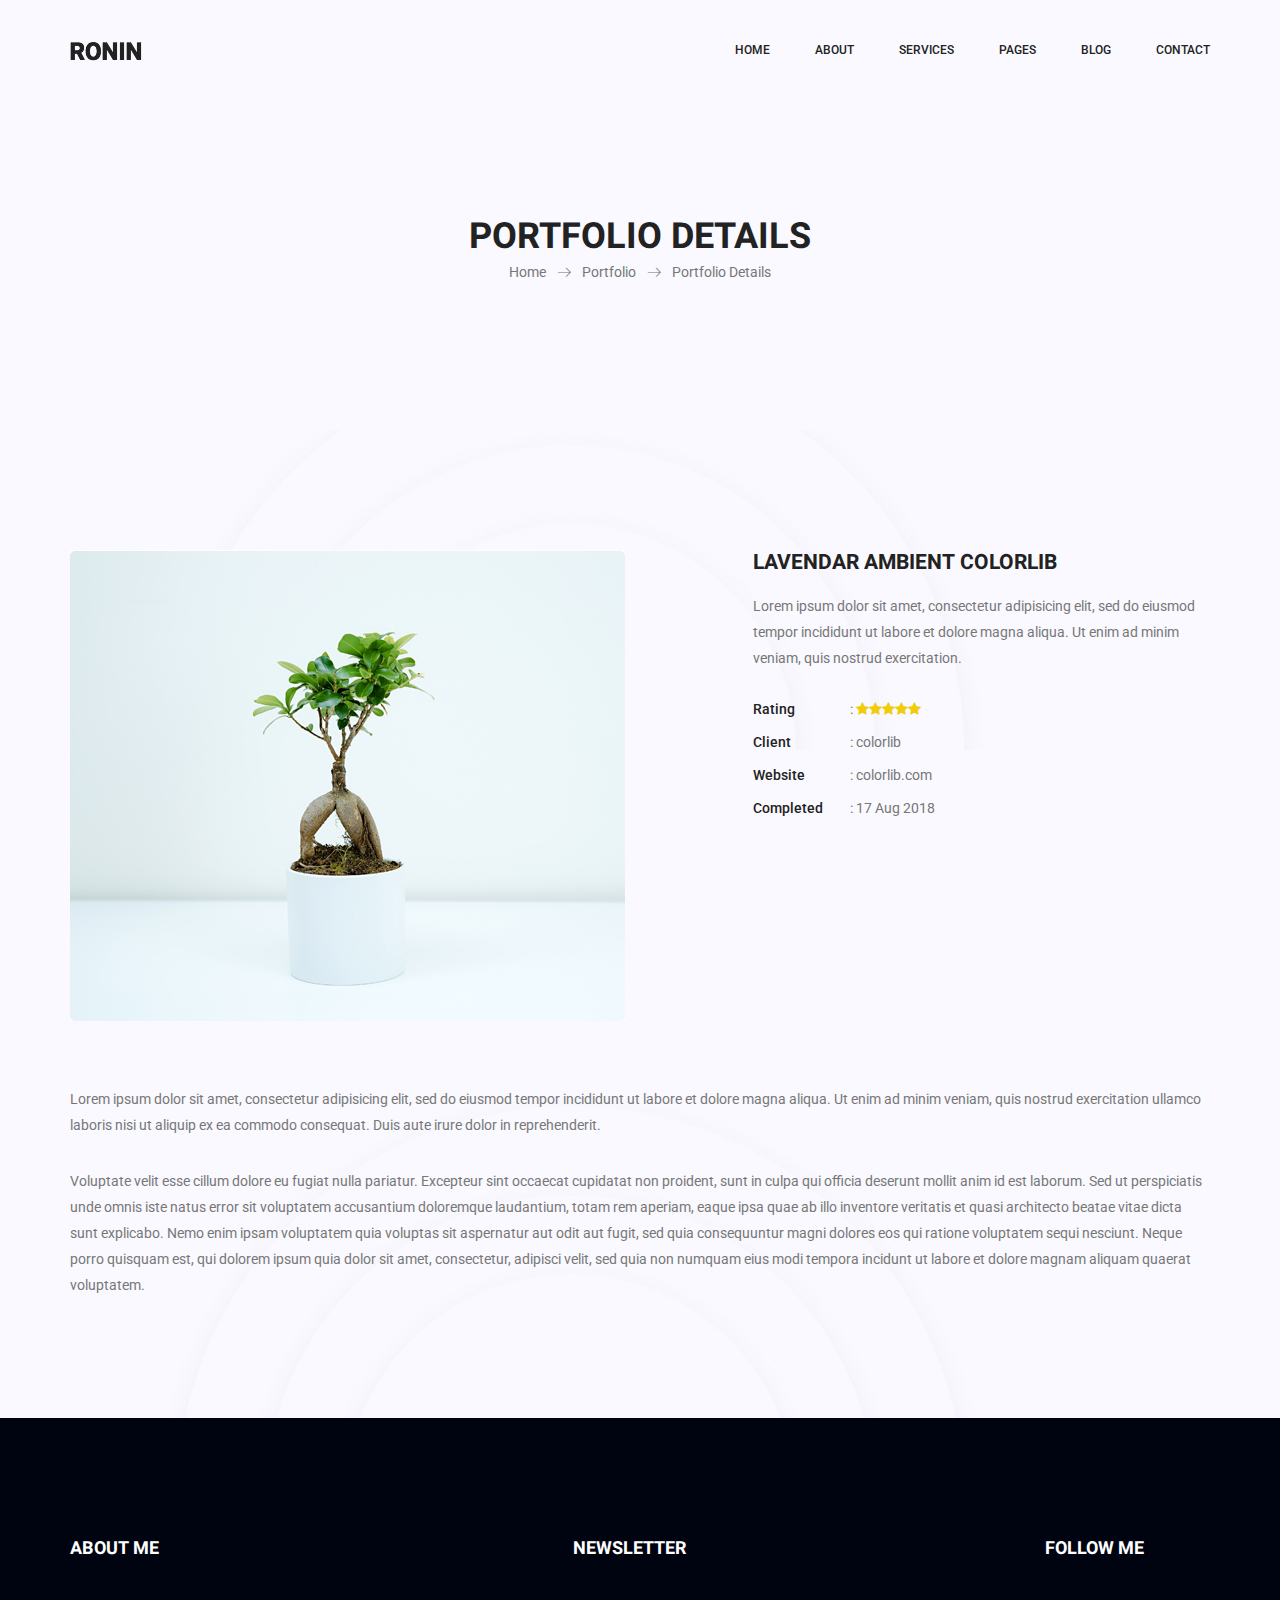
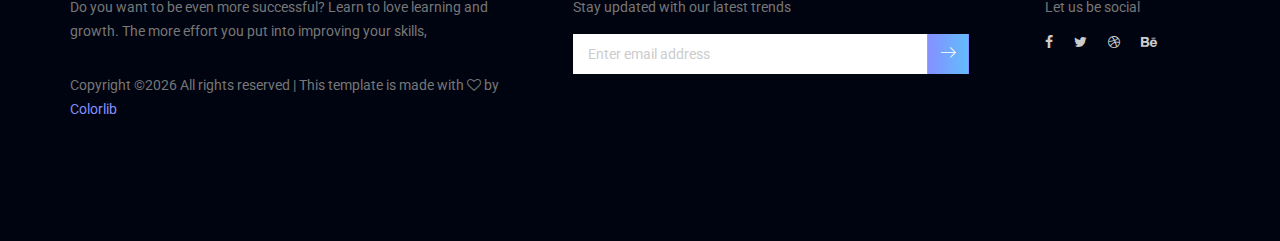
<file: portfolio-details.html>
<!doctype html>
<html lang="en">
    <head>
        <!-- Required meta tags -->
        <meta charset="utf-8">
        <meta name="viewport" content="width=device-width, initial-scale=1, shrink-to-fit=no">
        <link rel="icon" href="img/favicon.png" type="image/png">
        <title>Ronin Multi</title>
        <!-- Bootstrap CSS -->
        <link rel="stylesheet" href="css/bootstrap.css">
        <link rel="stylesheet" href="vendors/linericon/style.css">
        <link rel="stylesheet" href="css/font-awesome.min.css">
        <link rel="stylesheet" href="vendors/owl-carousel/owl.carousel.min.css">
        <link rel="stylesheet" href="vendors/lightbox/simpleLightbox.css">
        <link rel="stylesheet" href="vendors/nice-select/css/nice-select.css">
        <link rel="stylesheet" href="vendors/animate-css/animate.css">
        <link rel="stylesheet" href="vendors/flaticon/flaticon.css">
        <!-- main css -->
        <link rel="stylesheet" href="css/style.css">
        <link rel="stylesheet" href="css/responsive.css">
    </head>
    <body>
        
        <!--================Header Menu Area =================-->
        <header class="header_area">
            <div class="main_menu" id="mainNav">
            	<nav class="navbar navbar-expand-lg navbar-light">
					<div class="container box_1620">
						<!-- Brand and toggle get grouped for better mobile display -->
						<a class="navbar-brand logo_h" href="index.html"><img src="img/logo.png" alt=""></a>
						<button class="navbar-toggler" type="button" data-toggle="collapse" data-target="#navbarSupportedContent" aria-controls="navbarSupportedContent" aria-expanded="false" aria-label="Toggle navigation">
							<span class="icon-bar"></span>
							<span class="icon-bar"></span>
							<span class="icon-bar"></span>
						</button>
						<!-- Collect the nav links, forms, and other content for toggling -->
						<div class="collapse navbar-collapse offset" id="navbarSupportedContent">
							<ul class="nav navbar-nav menu_nav ml-auto">
								<li class="nav-item active"><a class="nav-link" href="index.html">Home</a></li> 
								<li class="nav-item"><a class="nav-link" href="about-us.html">About</a></li> 
								<li class="nav-item"><a class="nav-link" href="services.html">Services</a>
								<li class="nav-item submenu dropdown">
									<a href="#" class="nav-link dropdown-toggle" data-toggle="dropdown" role="button" aria-haspopup="true" aria-expanded="false">Pages</a>
									<ul class="dropdown-menu">
										<li class="nav-item"><a class="nav-link" href="portfolio.html">Portfolio</a></li>
										<li class="nav-item"><a class="nav-link" href="portfolio-details.html">Project Details</a></li>
										<li class="nav-item"><a class="nav-link" href="elements.html">Elements</a></li>
									</ul>
								</li> 
								<li class="nav-item submenu dropdown">
									<a href="#" class="nav-link dropdown-toggle" data-toggle="dropdown" role="button" aria-haspopup="true" aria-expanded="false">Blog</a>
									<ul class="dropdown-menu">
										<li class="nav-item"><a class="nav-link" href="blog.html">Blog</a></li>
										<li class="nav-item"><a class="nav-link" href="single-blog.html">Blog Details</a></li>
									</ul>
								</li> 
								<li class="nav-item"><a class="nav-link" href="contact.html">Contact</a></li>
							</ul>
						</div> 
					</div>
            	</nav>
            </div>
        </header>
        <!--================Header Menu Area =================-->
        
        <!--================Home Banner Area =================-->
        <section class="banner_area">
            <div class="banner_inner d-flex align-items-center">
            	<div class="overlay bg-parallax" data-stellar-ratio="0.9" data-stellar-vertical-offset="0" data-background=""></div>
				<div class="container">
					<div class="banner_content text-center">
						<h2>Portfolio Details</h2>
						<div class="page_link">
							<a href="index.html">Home</a>
							<a href="services.html">Portfolio</a>
							<a href="services.html">Portfolio Details</a>
						</div>
						
					</div>
				</div>
            </div>
        </section>
        <!--================End Home Banner Area =================-->
        
        <!--================Portfolio Details Area =================-->
        <section class="portfolio_details_area p_120">
        	<div class="container">
        		<div class="portfolio_details_inner">
					<div class="row">
						<div class="col-md-6">
							<div class="left_img">
								<img class="img-fluid" src="img/gallery/portfolio_details.jpg" alt="">
							</div>
						</div>
						<div class="col-md-6">
							<div class="portfolio_right_text">
								<h4>Lavendar ambient colorlib</h4>
								<p>Lorem ipsum dolor sit amet, consectetur adipisicing elit, sed do eiusmod tempor incididunt ut labore et dolore magna aliqua. Ut enim ad minim veniam, quis nostrud exercitation.</p>
								<ul class="list">
									<li><span>Rating</span>: <i class="fa fa-star"></i><i class="fa fa-star"></i><i class="fa fa-star"></i><i class="fa fa-star"></i><i class="fa fa-star"></i></li>
									<li><span>Client</span>:  colorlib</li>
									<li><span>Website</span>:  colorlib.com</li>
									<li><span>Completed</span>:  17 Aug 2018</li>
								</ul>
							</div>
						</div>
					</div>
       				<p>Lorem ipsum dolor sit amet, consectetur adipisicing elit, sed do eiusmod tempor incididunt ut labore et dolore magna aliqua. Ut enim ad minim veniam, quis nostrud exercitation ullamco laboris nisi ut aliquip ex ea commodo consequat. Duis aute irure dolor in reprehenderit.</p>
       				<p>Voluptate velit esse cillum dolore eu fugiat nulla pariatur. Excepteur sint occaecat cupidatat non proident, sunt in culpa qui officia deserunt mollit anim id est laborum. Sed ut perspiciatis unde omnis iste natus error sit voluptatem accusantium doloremque laudantium, totam rem aperiam, eaque ipsa quae ab illo inventore veritatis et quasi architecto beatae vitae dicta sunt explicabo. Nemo enim ipsam voluptatem quia voluptas sit aspernatur aut odit aut fugit, sed quia consequuntur magni dolores eos qui ratione voluptatem sequi nesciunt. Neque porro quisquam est, qui dolorem ipsum quia dolor sit amet, consectetur, adipisci velit, sed quia non numquam eius modi tempora incidunt ut labore et dolore magnam aliquam quaerat voluptatem.</p>
        		</div>
        	</div>
        </section>
        <!--================End Portfolio Details Area =================-->
        
        <!--================Footer Area =================-->
        <footer class="footer_area p_120">
        	<div class="container">
        		<div class="row footer_inner">
        			<div class="col-lg-5 col-sm-6">
        				<aside class="f_widget ab_widget">
        					<div class="f_title">
        						<h3>About Me</h3>
        					</div>
        					<p>Do you want to be even more successful? Learn to love learning and growth. The more effort you put into improving your skills,</p>
        					<p><!-- Link back to Colorlib can't be removed. Template is licensed under CC BY 3.0. -->
Copyright &copy;<script>document.write(new Date().getFullYear());</script> All rights reserved | This template is made with <i class="fa fa-heart-o" aria-hidden="true"></i> by <a href="https://colorlib.com" target="_blank">Colorlib</a>
<!-- Link back to Colorlib can't be removed. Template is licensed under CC BY 3.0. -->
</p>
        				</aside>
        			</div>
        			<div class="col-lg-5 col-sm-6">
        				<aside class="f_widget news_widget">
        					<div class="f_title">
        						<h3>Newsletter</h3>
        					</div>
        					<p>Stay updated with our latest trends</p>
        					<div id="mc_embed_signup">
                                <form target="_blank" action="https://spondonit.us12.list-manage.com/subscribe/post?u=1462626880ade1ac87bd9c93a&amp;id=92a4423d01" method="get" class="subscribe_form relative">
                                	<div class="input-group d-flex flex-row">
                                        <input name="EMAIL" placeholder="Enter email address" onfocus="this.placeholder = ''" onblur="this.placeholder = 'Email Address '" required="" type="email">
                                        <button class="btn sub-btn"><span class="lnr lnr-arrow-right"></span></button>		
                                    </div>				
                                    <div class="mt-10 info"></div>
                                </form>
                            </div>
        				</aside>
        			</div>
        			<div class="col-lg-2">
        				<aside class="f_widget social_widget">
        					<div class="f_title">
        						<h3>Follow Me</h3>
        					</div>
        					<p>Let us be social</p>
        					<ul class="list">
        						<li><a href="#"><i class="fa fa-facebook"></i></a></li>
        						<li><a href="#"><i class="fa fa-twitter"></i></a></li>
        						<li><a href="#"><i class="fa fa-dribbble"></i></a></li>
        						<li><a href="#"><i class="fa fa-behance"></i></a></li>
        					</ul>
        				</aside>
        			</div>
        		</div>
        	</div>
        </footer>
        <!--================End Footer Area =================-->
        
        
        
        
        <!-- Optional JavaScript -->
        <!-- jQuery first, then Popper.js, then Bootstrap JS -->
        <script src="js/jquery-3.2.1.min.js"></script>
        <script src="js/popper.js"></script>
        <script src="js/bootstrap.min.js"></script>
        <script src="js/stellar.js"></script>
        <script src="vendors/lightbox/simpleLightbox.min.js"></script>
        <script src="vendors/nice-select/js/jquery.nice-select.min.js"></script>
        <script src="vendors/isotope/imagesloaded.pkgd.min.js"></script>
        <script src="vendors/isotope/isotope-min.js"></script>
        <script src="vendors/owl-carousel/owl.carousel.min.js"></script>
        <script src="js/jquery.ajaxchimp.min.js"></script>
        <script src="js/mail-script.js"></script>
        <script src="vendors/counter-up/jquery.waypoints.min.js"></script>
        <script src="vendors/counter-up/jquery.counterup.min.js"></script>
        <script src="js/theme.js"></script>
    </body>
</html>
</file>
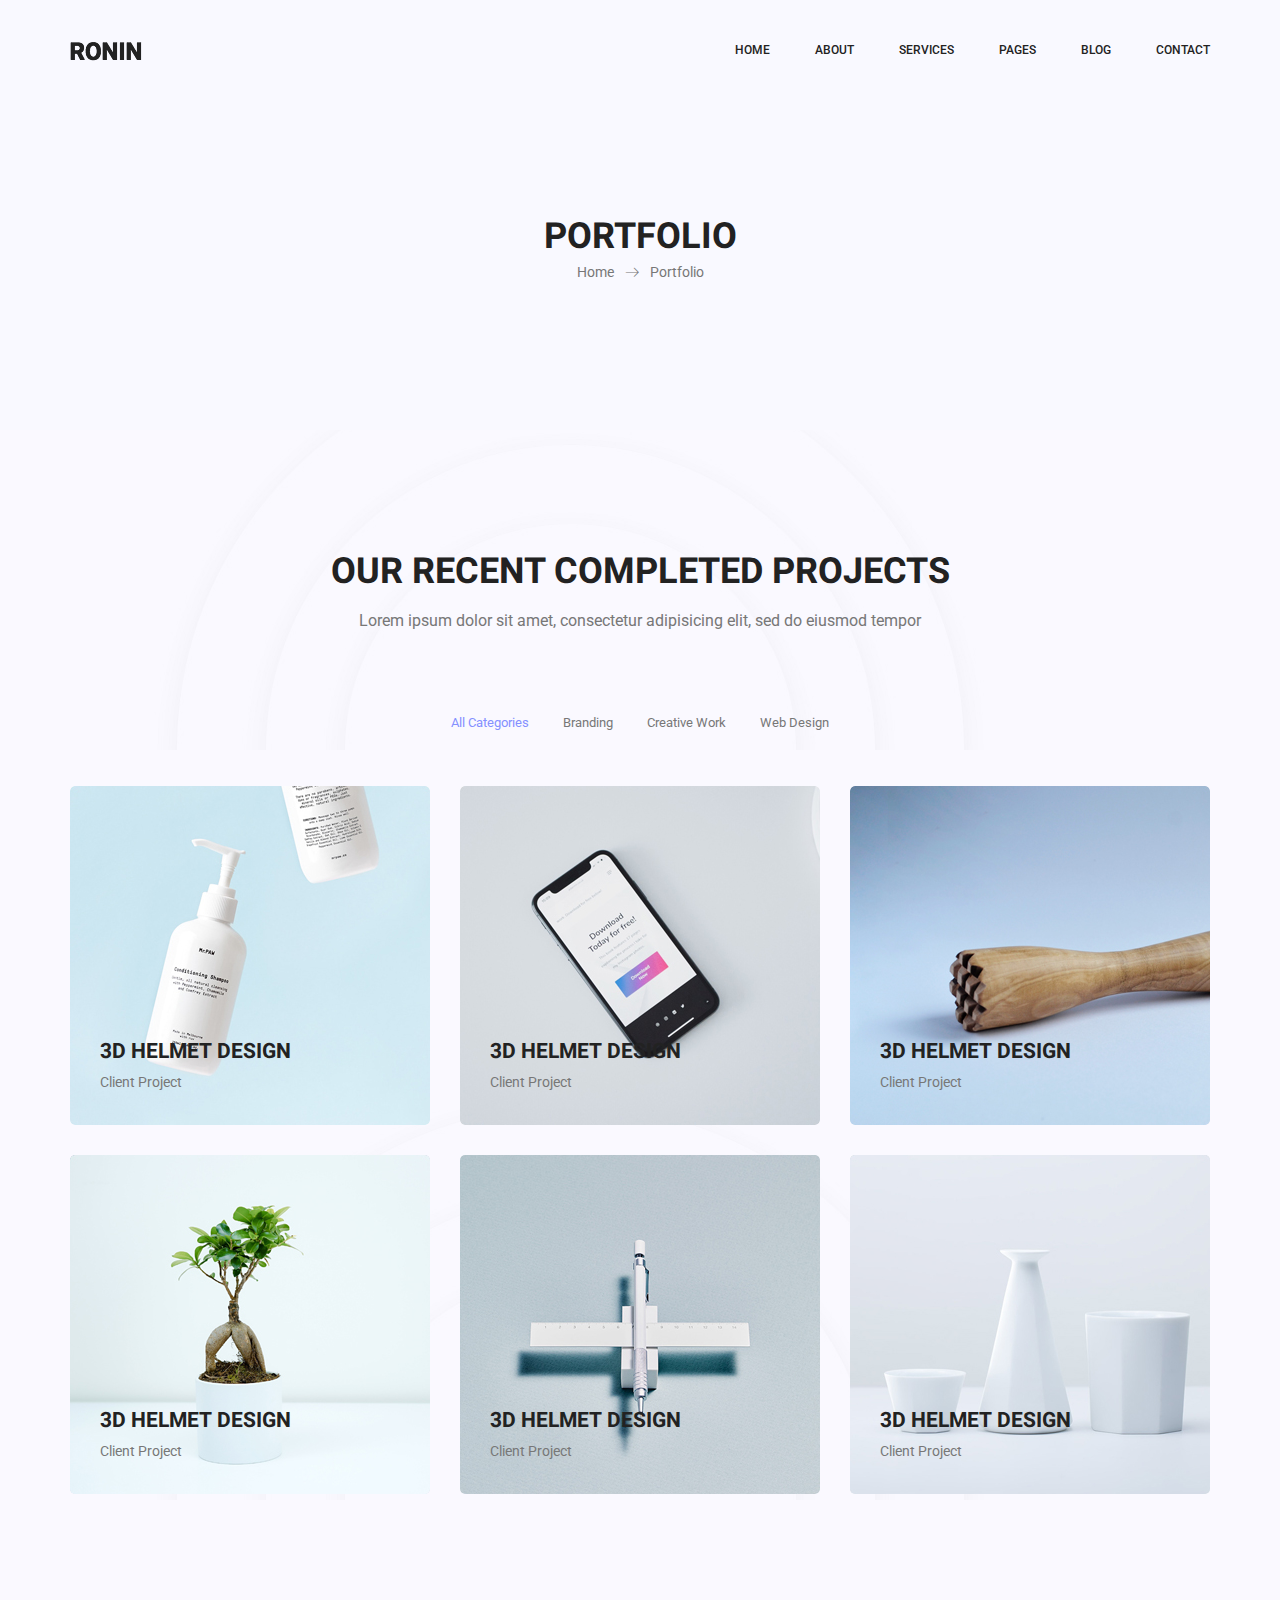
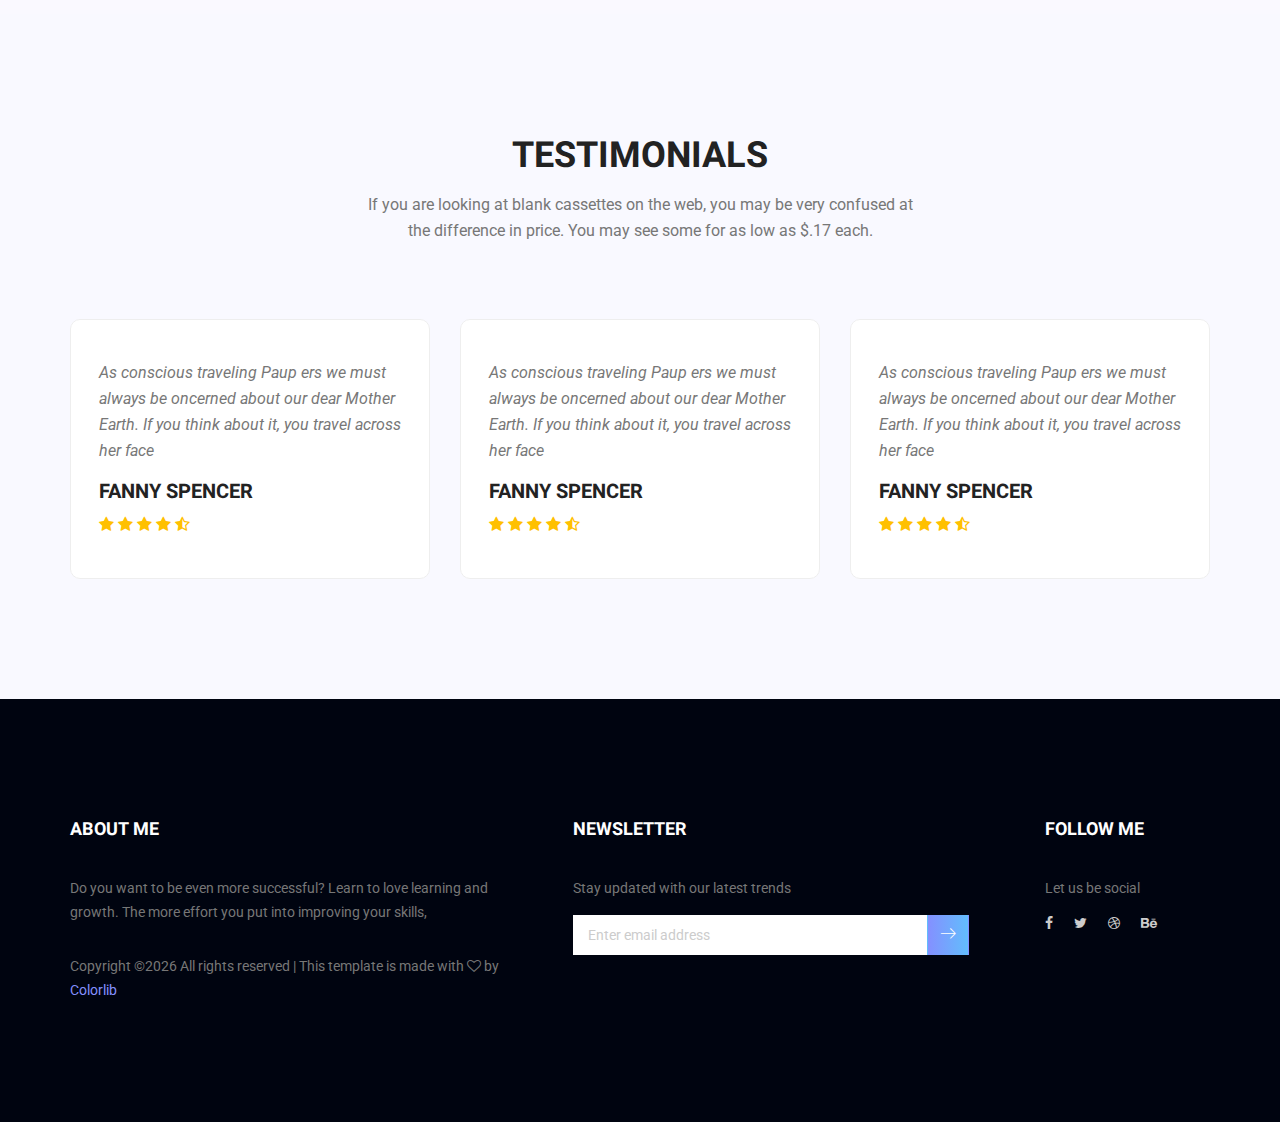
<file: portfolio.html>
<!doctype html>
<html lang="en">
    <head>
        <!-- Required meta tags -->
        <meta charset="utf-8">
        <meta name="viewport" content="width=device-width, initial-scale=1, shrink-to-fit=no">
        <link rel="icon" href="img/favicon.png" type="image/png">
        <title>Ronin Multi</title>
        <!-- Bootstrap CSS -->
        <link rel="stylesheet" href="css/bootstrap.css">
        <link rel="stylesheet" href="vendors/linericon/style.css">
        <link rel="stylesheet" href="css/font-awesome.min.css">
        <link rel="stylesheet" href="vendors/owl-carousel/owl.carousel.min.css">
        <link rel="stylesheet" href="vendors/lightbox/simpleLightbox.css">
        <link rel="stylesheet" href="vendors/nice-select/css/nice-select.css">
        <link rel="stylesheet" href="vendors/animate-css/animate.css">
        <link rel="stylesheet" href="vendors/flaticon/flaticon.css">
        <!-- main css -->
        <link rel="stylesheet" href="css/style.css">
        <link rel="stylesheet" href="css/responsive.css">
    </head>
    <body>
        
        <!--================Header Menu Area =================-->
        <header class="header_area">
            <div class="main_menu" id="mainNav">
            	<nav class="navbar navbar-expand-lg navbar-light">
					<div class="container box_1620">
						<!-- Brand and toggle get grouped for better mobile display -->
						<a class="navbar-brand logo_h" href="index.html"><img src="img/logo.png" alt=""></a>
						<button class="navbar-toggler" type="button" data-toggle="collapse" data-target="#navbarSupportedContent" aria-controls="navbarSupportedContent" aria-expanded="false" aria-label="Toggle navigation">
							<span class="icon-bar"></span>
							<span class="icon-bar"></span>
							<span class="icon-bar"></span>
						</button>
						<!-- Collect the nav links, forms, and other content for toggling -->
						<div class="collapse navbar-collapse offset" id="navbarSupportedContent">
							<ul class="nav navbar-nav menu_nav ml-auto">
								<li class="nav-item active"><a class="nav-link" href="index.html">Home</a></li> 
								<li class="nav-item"><a class="nav-link" href="about-us.html">About</a></li> 
								<li class="nav-item"><a class="nav-link" href="services.html">Services</a>
								<li class="nav-item submenu dropdown">
									<a href="#" class="nav-link dropdown-toggle" data-toggle="dropdown" role="button" aria-haspopup="true" aria-expanded="false">Pages</a>
									<ul class="dropdown-menu">
										<li class="nav-item"><a class="nav-link" href="portfolio.html">Portfolio</a></li>
										<li class="nav-item"><a class="nav-link" href="portfolio-details.html">Project Details</a></li>
										<li class="nav-item"><a class="nav-link" href="elements.html">Elements</a></li>
									</ul>
								</li> 
								<li class="nav-item submenu dropdown">
									<a href="#" class="nav-link dropdown-toggle" data-toggle="dropdown" role="button" aria-haspopup="true" aria-expanded="false">Blog</a>
									<ul class="dropdown-menu">
										<li class="nav-item"><a class="nav-link" href="blog.html">Blog</a></li>
										<li class="nav-item"><a class="nav-link" href="single-blog.html">Blog Details</a></li>
									</ul>
								</li> 
								<li class="nav-item"><a class="nav-link" href="contact.html">Contact</a></li>
							</ul>
						</div> 
					</div>
            	</nav>
            </div>
        </header>
        <!--================Header Menu Area =================-->
        
        <!--================Home Banner Area =================-->
        <section class="banner_area">
            <div class="banner_inner d-flex align-items-center">
            	<div class="overlay bg-parallax" data-stellar-ratio="0.9" data-stellar-vertical-offset="0" data-background=""></div>
				<div class="container">
					<div class="banner_content text-center">
						<h2>Portfolio</h2>
						<div class="page_link">
							<a href="index.html">Home</a>
							<a href="portfolio.html">Portfolio</a>
						</div>
						
					</div>
				</div>
            </div>
        </section>
        <!--================End Home Banner Area =================-->
        
        <!--================Projects Area =================-->
        <section class="projects_area p_120">
        	<div class="container">
        		<div class="main_title">
					<h2>Our Recent Completed Projects</h2>
					<p>Lorem ipsum dolor sit amet, consectetur adipisicing elit, sed do eiusmod tempor</p>
				</div>
        		<div class="projects_fillter">
					<ul class="filter list">
						<li class="active" data-filter="*"><a href="#">All Categories</a></li>
						<li data-filter=".brand"><a href="#">Branding</a></li>
						<li data-filter=".work"><a href="#">Creative Work </a></li>
						<li data-filter=".web"><a href="#">Web Design</a></li>
					</ul>
				</div>
				<div class="projects_inner row">
					<div class="col-lg-4 col-sm-6 brand web">
						<div class="projects_item">
							<img class="img-fluid" src="img/projects/projects-1.jpg" alt="">
							<div class="projects_text">
								<a href="portfolio-details.html"><h4>3D Helmet Design</h4></a>
								<p>Client Project</p>
							</div>
						</div>
					</div>
					<div class="col-lg-4 col-sm-6 brand work">
						<div class="projects_item">
							<img class="img-fluid" src="img/projects/projects-2.jpg" alt="">
							<div class="projects_text">
								<a href="portfolio-details.html"><h4>3D Helmet Design</h4></a>
								<p>Client Project</p>
							</div>
						</div>
					</div>
					<div class="col-lg-4 col-sm-6 work">
						<div class="projects_item">
							<img class="img-fluid" src="img/projects/projects-3.jpg" alt="">
							<div class="projects_text">
								<a href="portfolio-details.html"><h4>3D Helmet Design</h4></a>
								<p>Client Project</p>
							</div>
						</div>
					</div>
					<div class="col-lg-4 col-sm-6 brand web">
						<div class="projects_item">
							<img class="img-fluid" src="img/projects/projects-4.jpg" alt="">
							<div class="projects_text">
								<a href="portfolio-details.html"><h4>3D Helmet Design</h4></a>
								<p>Client Project</p>
							</div>
						</div>
					</div>
					<div class="col-lg-4 col-sm-6 brand work">
						<div class="projects_item">
							<img class="img-fluid" src="img/projects/projects-5.jpg" alt="">
							<div class="projects_text">
								<a href="portfolio-details.html"><h4>3D Helmet Design</h4></a>
								<p>Client Project</p>
							</div>
						</div>
					</div>
					<div class="col-lg-4 col-sm-6 brand work web">
						<div class="projects_item">
							<img class="img-fluid" src="img/projects/projects-6.jpg" alt="">
							<div class="projects_text">
								<a href="portfolio-details.html"><h4>3D Helmet Design</h4></a>
								<p>Client Project</p>
							</div>
						</div>
					</div>
				</div>
        	</div>
        </section>
        <!--================End Projects Area =================-->
        
        <!--================Testimonials Area =================-->
        <section class="testimonials_area p_120">
        	<div class="container">
        		<div class="main_title">
        			<h2>Testimonials</h2>
        			<p>If you are looking at blank cassettes on the web, you may be very confused at the difference in price. You may see some for as low as $.17 each.</p>
        		</div>
        		<div class="testi_inner">
					<div class="testi_slider owl-carousel">
						<div class="item">
							<div class="testi_item">
								<p>As conscious traveling Paup ers we must always be oncerned about our dear Mother Earth. If you think about it, you travel across her face</p>
								<h4>Fanny Spencer</h4>
								<a href="#"><i class="fa fa-star"></i></a>
								<a href="#"><i class="fa fa-star"></i></a>
								<a href="#"><i class="fa fa-star"></i></a>
								<a href="#"><i class="fa fa-star"></i></a>
								<a href="#"><i class="fa fa-star-half-o"></i></a>
							</div>
						</div>
						<div class="item">
							<div class="testi_item">
								<p>As conscious traveling Paup ers we must always be oncerned about our dear Mother Earth. If you think about it, you travel across her face</p>
								<h4>Fanny Spencer</h4>
								<a href="#"><i class="fa fa-star"></i></a>
								<a href="#"><i class="fa fa-star"></i></a>
								<a href="#"><i class="fa fa-star"></i></a>
								<a href="#"><i class="fa fa-star"></i></a>
								<a href="#"><i class="fa fa-star-half-o"></i></a>
							</div>
						</div>
						<div class="item">
							<div class="testi_item">
								<p>As conscious traveling Paup ers we must always be oncerned about our dear Mother Earth. If you think about it, you travel across her face</p>
								<h4>Fanny Spencer</h4>
								<a href="#"><i class="fa fa-star"></i></a>
								<a href="#"><i class="fa fa-star"></i></a>
								<a href="#"><i class="fa fa-star"></i></a>
								<a href="#"><i class="fa fa-star"></i></a>
								<a href="#"><i class="fa fa-star-half-o"></i></a>
							</div>
						</div>
					</div>
        		</div>
        	</div>
        </section>
        <!--================End Testimonials Area =================-->
        
        <!--================Footer Area =================-->
        <footer class="footer_area p_120">
        	<div class="container">
        		<div class="row footer_inner">
        			<div class="col-lg-5 col-sm-6">
        				<aside class="f_widget ab_widget">
        					<div class="f_title">
        						<h3>About Me</h3>
        					</div>
        					<p>Do you want to be even more successful? Learn to love learning and growth. The more effort you put into improving your skills,</p>
        					<p><!-- Link back to Colorlib can't be removed. Template is licensed under CC BY 3.0. -->
Copyright &copy;<script>document.write(new Date().getFullYear());</script> All rights reserved | This template is made with <i class="fa fa-heart-o" aria-hidden="true"></i> by <a href="https://colorlib.com" target="_blank">Colorlib</a>
<!-- Link back to Colorlib can't be removed. Template is licensed under CC BY 3.0. -->
</p>
        				</aside>
        			</div>
        			<div class="col-lg-5 col-sm-6">
        				<aside class="f_widget news_widget">
        					<div class="f_title">
        						<h3>Newsletter</h3>
        					</div>
        					<p>Stay updated with our latest trends</p>
        					<div id="mc_embed_signup">
                                <form target="_blank" action="https://spondonit.us12.list-manage.com/subscribe/post?u=1462626880ade1ac87bd9c93a&amp;id=92a4423d01" method="get" class="subscribe_form relative">
                                	<div class="input-group d-flex flex-row">
                                        <input name="EMAIL" placeholder="Enter email address" onfocus="this.placeholder = ''" onblur="this.placeholder = 'Email Address '" required="" type="email">
                                        <button class="btn sub-btn"><span class="lnr lnr-arrow-right"></span></button>		
                                    </div>				
                                    <div class="mt-10 info"></div>
                                </form>
                            </div>
        				</aside>
        			</div>
        			<div class="col-lg-2">
        				<aside class="f_widget social_widget">
        					<div class="f_title">
        						<h3>Follow Me</h3>
        					</div>
        					<p>Let us be social</p>
        					<ul class="list">
        						<li><a href="#"><i class="fa fa-facebook"></i></a></li>
        						<li><a href="#"><i class="fa fa-twitter"></i></a></li>
        						<li><a href="#"><i class="fa fa-dribbble"></i></a></li>
        						<li><a href="#"><i class="fa fa-behance"></i></a></li>
        					</ul>
        				</aside>
        			</div>
        		</div>
        	</div>
        </footer>
        <!--================End Footer Area =================-->
        
        
        
        
        <!-- Optional JavaScript -->
        <!-- jQuery first, then Popper.js, then Bootstrap JS -->
        <script src="js/jquery-3.2.1.min.js"></script>
        <script src="js/popper.js"></script>
        <script src="js/bootstrap.min.js"></script>
        <script src="js/stellar.js"></script>
        <script src="vendors/lightbox/simpleLightbox.min.js"></script>
        <script src="vendors/nice-select/js/jquery.nice-select.min.js"></script>
        <script src="vendors/isotope/imagesloaded.pkgd.min.js"></script>
        <script src="vendors/isotope/isotope-min.js"></script>
        <script src="vendors/owl-carousel/owl.carousel.min.js"></script>
        <script src="js/jquery.ajaxchimp.min.js"></script>
        <script src="js/mail-script.js"></script>
        <script src="vendors/counter-up/jquery.waypoints.min.js"></script>
        <script src="vendors/counter-up/jquery.counterup.min.js"></script>
        <script src="js/theme.js"></script>
    </body>
</html>
</file>
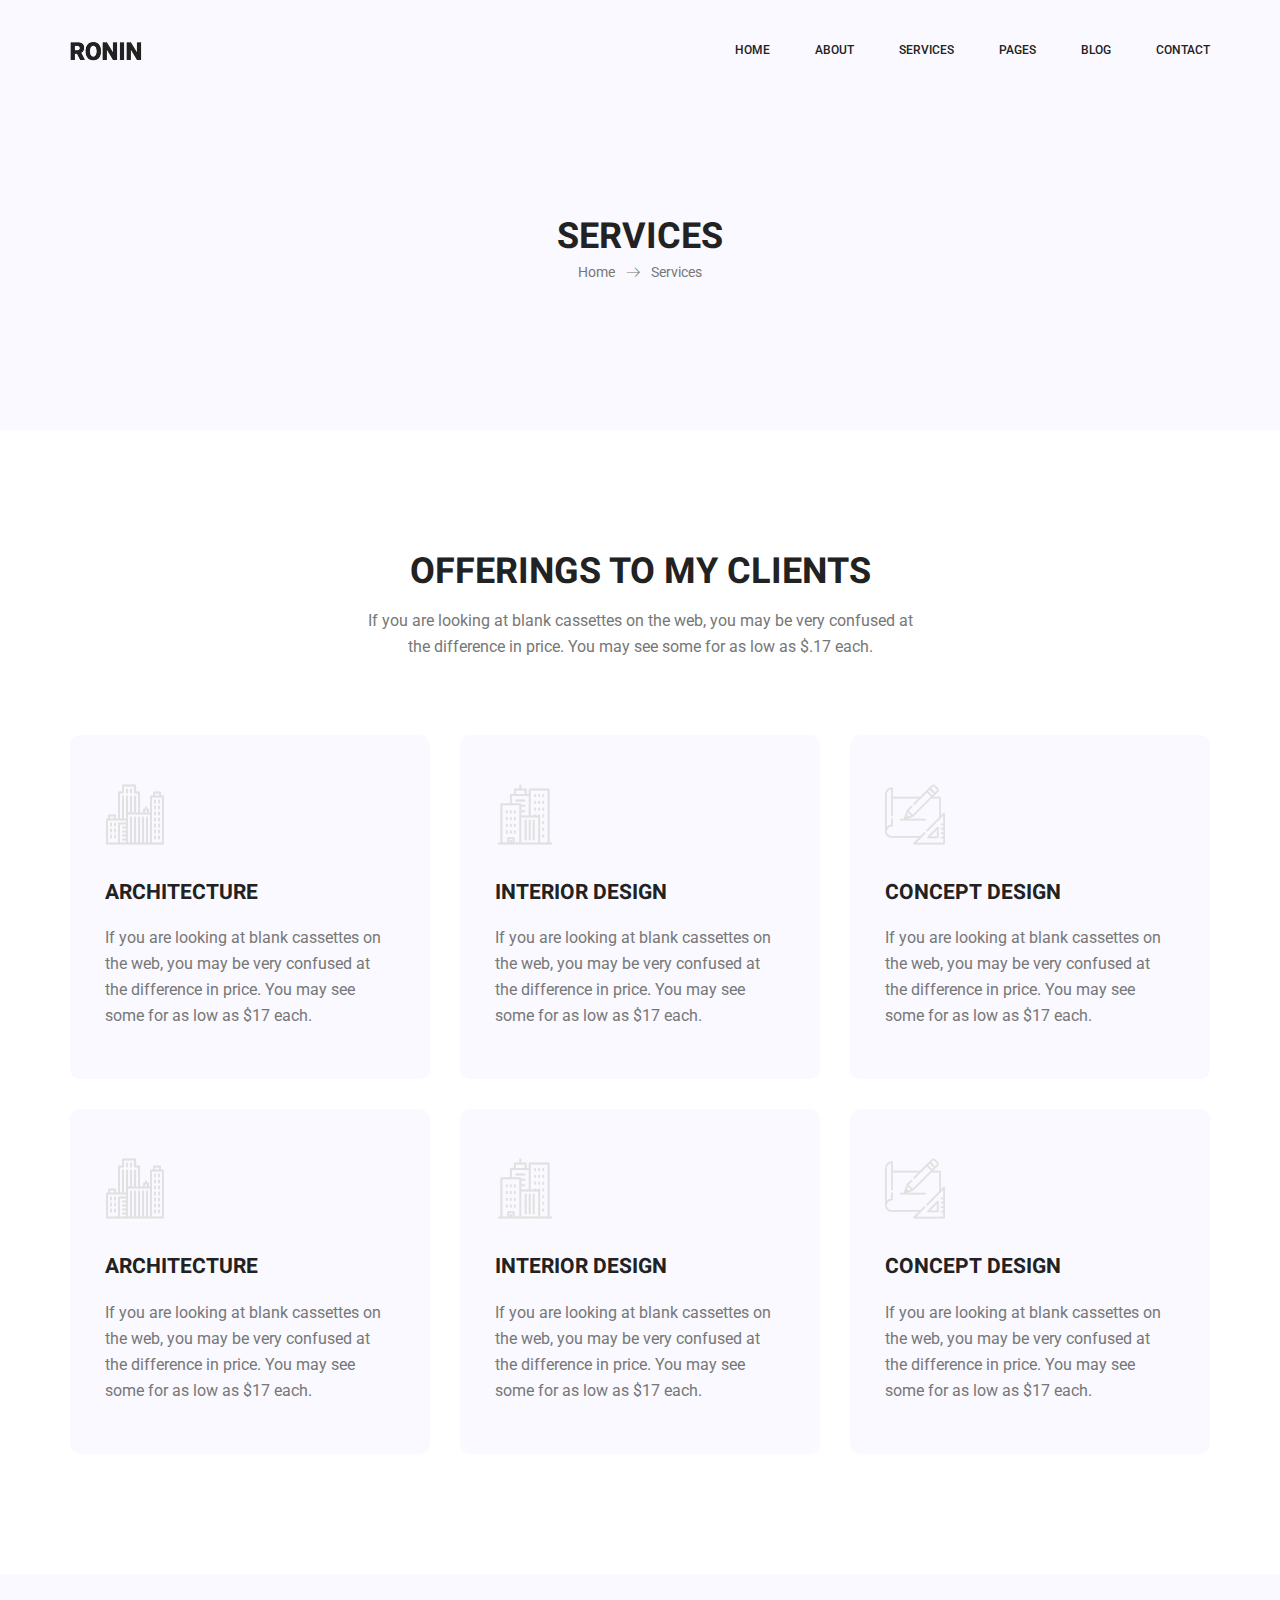
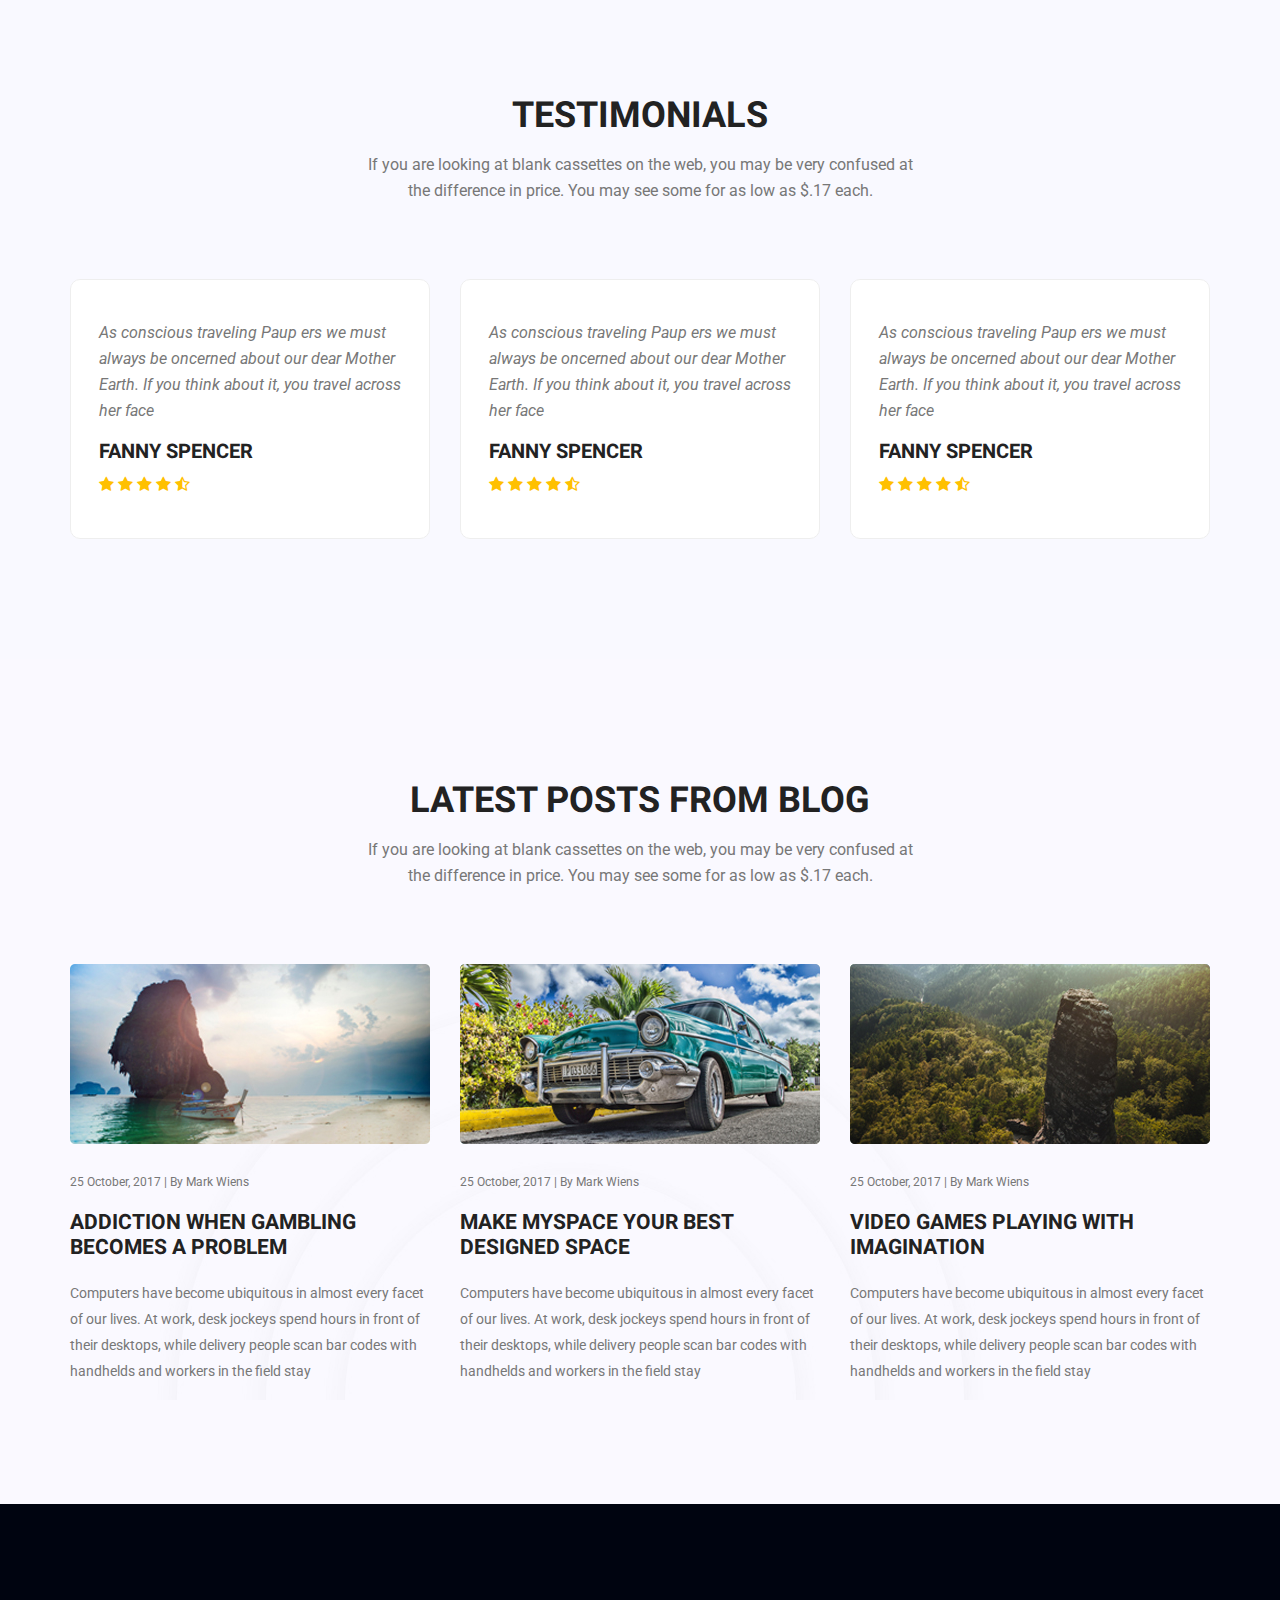
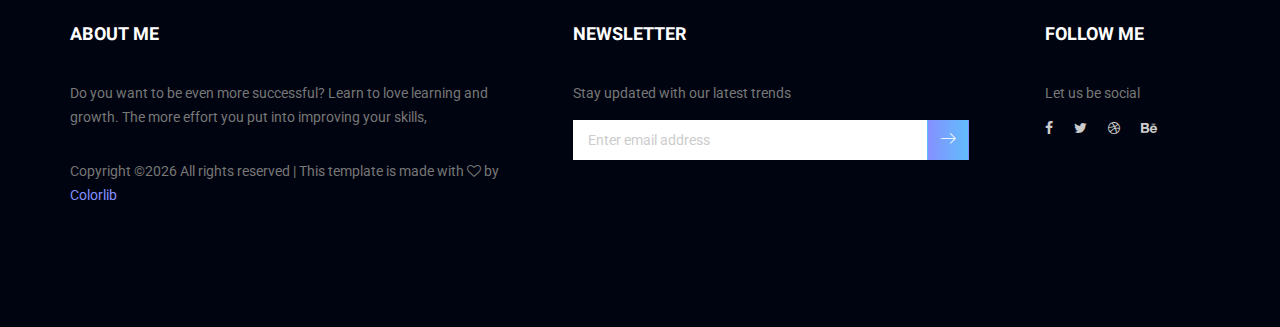
<file: services.html>
<!doctype html>
<html lang="en">
    <head>
        <!-- Required meta tags -->
        <meta charset="utf-8">
        <meta name="viewport" content="width=device-width, initial-scale=1, shrink-to-fit=no">
        <link rel="icon" href="img/favicon.png" type="image/png">
        <title>Ronin Multi</title>
        <!-- Bootstrap CSS -->
        <link rel="stylesheet" href="css/bootstrap.css">
        <link rel="stylesheet" href="vendors/linericon/style.css">
        <link rel="stylesheet" href="css/font-awesome.min.css">
        <link rel="stylesheet" href="vendors/owl-carousel/owl.carousel.min.css">
        <link rel="stylesheet" href="vendors/lightbox/simpleLightbox.css">
        <link rel="stylesheet" href="vendors/nice-select/css/nice-select.css">
        <link rel="stylesheet" href="vendors/animate-css/animate.css">
        <link rel="stylesheet" href="vendors/flaticon/flaticon.css">
        <!-- main css -->
        <link rel="stylesheet" href="css/style.css">
        <link rel="stylesheet" href="css/responsive.css">
    </head>
    <body>
        
        <!--================Header Menu Area =================-->
        <header class="header_area">
            <div class="main_menu" id="mainNav">
            	<nav class="navbar navbar-expand-lg navbar-light">
					<div class="container box_1620">
						<!-- Brand and toggle get grouped for better mobile display -->
						<a class="navbar-brand logo_h" href="index.html"><img src="img/logo.png" alt=""></a>
						<button class="navbar-toggler" type="button" data-toggle="collapse" data-target="#navbarSupportedContent" aria-controls="navbarSupportedContent" aria-expanded="false" aria-label="Toggle navigation">
							<span class="icon-bar"></span>
							<span class="icon-bar"></span>
							<span class="icon-bar"></span>
						</button>
						<!-- Collect the nav links, forms, and other content for toggling -->
						<div class="collapse navbar-collapse offset" id="navbarSupportedContent">
							<ul class="nav navbar-nav menu_nav ml-auto">
								<li class="nav-item active"><a class="nav-link" href="index.html">Home</a></li> 
								<li class="nav-item"><a class="nav-link" href="about-us.html">About</a></li> 
								<li class="nav-item"><a class="nav-link" href="services.html">Services</a>
								<li class="nav-item submenu dropdown">
									<a href="#" class="nav-link dropdown-toggle" data-toggle="dropdown" role="button" aria-haspopup="true" aria-expanded="false">Pages</a>
									<ul class="dropdown-menu">
										<li class="nav-item"><a class="nav-link" href="portfolio.html">Portfolio</a></li>
										<li class="nav-item"><a class="nav-link" href="portfolio-details.html">Project Details</a></li>
										<li class="nav-item"><a class="nav-link" href="elements.html">Elements</a></li>
									</ul>
								</li> 
								<li class="nav-item submenu dropdown">
									<a href="#" class="nav-link dropdown-toggle" data-toggle="dropdown" role="button" aria-haspopup="true" aria-expanded="false">Blog</a>
									<ul class="dropdown-menu">
										<li class="nav-item"><a class="nav-link" href="blog.html">Blog</a></li>
										<li class="nav-item"><a class="nav-link" href="single-blog.html">Blog Details</a></li>
									</ul>
								</li> 
								<li class="nav-item"><a class="nav-link" href="contact.html">Contact</a></li>
							</ul>
						</div> 
					</div>
            	</nav>
            </div>
        </header>
        <!--================Header Menu Area =================-->
        
        <!--================Home Banner Area =================-->
        <section class="banner_area">
            <div class="banner_inner d-flex align-items-center">
            	<div class="overlay bg-parallax" data-stellar-ratio="0.9" data-stellar-vertical-offset="0" data-background=""></div>
				<div class="container">
					<div class="banner_content text-center">
						<h2>Services</h2>
						<div class="page_link">
							<a href="index.html">Home</a>
							<a href="services.html">Services</a>
						</div>
						
					</div>
				</div>
            </div>
        </section>
        <!--================End Home Banner Area =================-->
        
        <!--================Feature Area =================-->
        <section class="feature_area feature_tow p_120">
        	<div class="container">
        		<div class="main_title">
        			<h2>offerings to my clients</h2>
        			<p>If you are looking at blank cassettes on the web, you may be very confused at the difference in price. You may see some for as low as $.17 each.</p>
        		</div>
        		<div class="feature_inner row">
        			<div class="col-lg-4">
        				<div class="feature_item">
        					<i class="flaticon-city"></i>
        					<h4>Architecture</h4>
        					<p>If you are looking at blank cassettes on the web, you may be very confused at the difference in price. You may see some for as low as $17 each.</p>
        				</div>
        			</div>
        			<div class="col-lg-4">
        				<div class="feature_item">
        					<i class="flaticon-skyline"></i>
        					<h4>Interior Design</h4>
        					<p>If you are looking at blank cassettes on the web, you may be very confused at the difference in price. You may see some for as low as $17 each.</p>
        				</div>
        			</div>
        			<div class="col-lg-4">
        				<div class="feature_item">
        					<i class="flaticon-sketch"></i>
        					<h4>Concept Design</h4>
        					<p>If you are looking at blank cassettes on the web, you may be very confused at the difference in price. You may see some for as low as $17 each.</p>
        				</div>
        			</div>
        			<div class="col-lg-4">
        				<div class="feature_item">
        					<i class="flaticon-city"></i>
        					<h4>Architecture</h4>
        					<p>If you are looking at blank cassettes on the web, you may be very confused at the difference in price. You may see some for as low as $17 each.</p>
        				</div>
        			</div>
        			<div class="col-lg-4">
        				<div class="feature_item">
        					<i class="flaticon-skyline"></i>
        					<h4>Interior Design</h4>
        					<p>If you are looking at blank cassettes on the web, you may be very confused at the difference in price. You may see some for as low as $17 each.</p>
        				</div>
        			</div>
        			<div class="col-lg-4">
        				<div class="feature_item">
        					<i class="flaticon-sketch"></i>
        					<h4>Concept Design</h4>
        					<p>If you are looking at blank cassettes on the web, you may be very confused at the difference in price. You may see some for as low as $17 each.</p>
        				</div>
        			</div>
        		</div>
        	</div>
        </section>
        <!--================End Feature Area =================-->
        
        <!--================Testimonials Area =================-->
        <section class="testimonials_area p_120">
        	<div class="container">
        		<div class="main_title">
        			<h2>Testimonials</h2>
        			<p>If you are looking at blank cassettes on the web, you may be very confused at the difference in price. You may see some for as low as $.17 each.</p>
        		</div>
        		<div class="testi_inner">
					<div class="testi_slider owl-carousel">
						<div class="item">
							<div class="testi_item">
								<p>As conscious traveling Paup ers we must always be oncerned about our dear Mother Earth. If you think about it, you travel across her face</p>
								<h4>Fanny Spencer</h4>
								<a href="#"><i class="fa fa-star"></i></a>
								<a href="#"><i class="fa fa-star"></i></a>
								<a href="#"><i class="fa fa-star"></i></a>
								<a href="#"><i class="fa fa-star"></i></a>
								<a href="#"><i class="fa fa-star-half-o"></i></a>
							</div>
						</div>
						<div class="item">
							<div class="testi_item">
								<p>As conscious traveling Paup ers we must always be oncerned about our dear Mother Earth. If you think about it, you travel across her face</p>
								<h4>Fanny Spencer</h4>
								<a href="#"><i class="fa fa-star"></i></a>
								<a href="#"><i class="fa fa-star"></i></a>
								<a href="#"><i class="fa fa-star"></i></a>
								<a href="#"><i class="fa fa-star"></i></a>
								<a href="#"><i class="fa fa-star-half-o"></i></a>
							</div>
						</div>
						<div class="item">
							<div class="testi_item">
								<p>As conscious traveling Paup ers we must always be oncerned about our dear Mother Earth. If you think about it, you travel across her face</p>
								<h4>Fanny Spencer</h4>
								<a href="#"><i class="fa fa-star"></i></a>
								<a href="#"><i class="fa fa-star"></i></a>
								<a href="#"><i class="fa fa-star"></i></a>
								<a href="#"><i class="fa fa-star"></i></a>
								<a href="#"><i class="fa fa-star-half-o"></i></a>
							</div>
						</div>
					</div>
        		</div>
        	</div>
        </section>
        <!--================End Testimonials Area =================-->
        
        <!--================Latest Blog Area =================-->
        <section class="latest_blog_area p_120">
        	<div class="container">
        		<div class="main_title">
        			<h2>Latest Posts from Blog</h2>
        			<p>If you are looking at blank cassettes on the web, you may be very confused at the difference in price. You may see some for as low as $.17 each.</p>
        		</div>
        		<div class="row latest_blog_inner">
        			<div class="col-lg-4">
        				<div class="l_blog_item">
        					<div class="l_blog_img">
        						<img class="img-fluid" src="img/blog/home-blog/home-blog-1.jpg" alt="">
        					</div>
        					<div class="l_blog_text">
        						<div class="date">
        							<a href="#">25 October, 2017  |  By Mark Wiens</a>
        						</div>
        						<a href="#"><h4>Addiction When Gambling Becomes A Problem</h4></a>
        						<p>Computers have become ubiquitous in almost every facet of our lives. At work, desk jockeys spend hours in front of their desktops, while delivery people scan bar codes with handhelds and workers in the field stay</p>
        					</div>
        				</div>
        			</div>
        			<div class="col-lg-4">
        				<div class="l_blog_item">
        					<div class="l_blog_img">
        						<img class="img-fluid" src="img/blog/home-blog/home-blog-2.jpg" alt="">
        					</div>
        					<div class="l_blog_text">
        						<div class="date">
        							<a href="#">25 October, 2017  |  By Mark Wiens</a>
        						</div>
        						<a href="#"><h4>Make Myspace Your Best Designed Space</h4></a>
        						<p>Computers have become ubiquitous in almost every facet of our lives. At work, desk jockeys spend hours in front of their desktops, while delivery people scan bar codes with handhelds and workers in the field stay</p>
        					</div>
        				</div>
        			</div>
        			<div class="col-lg-4">
        				<div class="l_blog_item">
        					<div class="l_blog_img">
        						<img class="img-fluid" src="img/blog/home-blog/home-blog-3.jpg" alt="">
        					</div>
        					<div class="l_blog_text">
        						<div class="date">
        							<a href="#">25 October, 2017  |  By Mark Wiens</a>
        						</div>
        						<a href="#"><h4>Video Games Playing With Imagination</h4></a>
        						<p>Computers have become ubiquitous in almost every facet of our lives. At work, desk jockeys spend hours in front of their desktops, while delivery people scan bar codes with handhelds and workers in the field stay</p>
        					</div>
        				</div>
        			</div>
        		</div>
        	</div>
        </section>
        <!--================End Latest Blog Area =================-->
        
        <!--================Footer Area =================-->
        <footer class="footer_area p_120">
        	<div class="container">
        		<div class="row footer_inner">
        			<div class="col-lg-5 col-sm-6">
        				<aside class="f_widget ab_widget">
        					<div class="f_title">
        						<h3>About Me</h3>
        					</div>
        					<p>Do you want to be even more successful? Learn to love learning and growth. The more effort you put into improving your skills,</p>
        					<p><!-- Link back to Colorlib can't be removed. Template is licensed under CC BY 3.0. -->
Copyright &copy;<script>document.write(new Date().getFullYear());</script> All rights reserved | This template is made with <i class="fa fa-heart-o" aria-hidden="true"></i> by <a href="https://colorlib.com" target="_blank">Colorlib</a>
<!-- Link back to Colorlib can't be removed. Template is licensed under CC BY 3.0. -->
</p>
        				</aside>
        			</div>
        			<div class="col-lg-5 col-sm-6">
        				<aside class="f_widget news_widget">
        					<div class="f_title">
        						<h3>Newsletter</h3>
        					</div>
        					<p>Stay updated with our latest trends</p>
        					<div id="mc_embed_signup">
                                <form target="_blank" action="https://spondonit.us12.list-manage.com/subscribe/post?u=1462626880ade1ac87bd9c93a&amp;id=92a4423d01" method="get" class="subscribe_form relative">
                                	<div class="input-group d-flex flex-row">
                                        <input name="EMAIL" placeholder="Enter email address" onfocus="this.placeholder = ''" onblur="this.placeholder = 'Email Address '" required="" type="email">
                                        <button class="btn sub-btn"><span class="lnr lnr-arrow-right"></span></button>		
                                    </div>				
                                    <div class="mt-10 info"></div>
                                </form>
                            </div>
        				</aside>
        			</div>
        			<div class="col-lg-2">
        				<aside class="f_widget social_widget">
        					<div class="f_title">
        						<h3>Follow Me</h3>
        					</div>
        					<p>Let us be social</p>
        					<ul class="list">
        						<li><a href="#"><i class="fa fa-facebook"></i></a></li>
        						<li><a href="#"><i class="fa fa-twitter"></i></a></li>
        						<li><a href="#"><i class="fa fa-dribbble"></i></a></li>
        						<li><a href="#"><i class="fa fa-behance"></i></a></li>
        					</ul>
        				</aside>
        			</div>
        		</div>
        	</div>
        </footer>
        <!--================End Footer Area =================-->
        
        
        
        
        <!-- Optional JavaScript -->
        <!-- jQuery first, then Popper.js, then Bootstrap JS -->
        <script src="js/jquery-3.2.1.min.js"></script>
        <script src="js/popper.js"></script>
        <script src="js/bootstrap.min.js"></script>
        <script src="js/stellar.js"></script>
        <script src="vendors/lightbox/simpleLightbox.min.js"></script>
        <script src="vendors/nice-select/js/jquery.nice-select.min.js"></script>
        <script src="vendors/isotope/imagesloaded.pkgd.min.js"></script>
        <script src="vendors/isotope/isotope-min.js"></script>
        <script src="vendors/owl-carousel/owl.carousel.min.js"></script>
        <script src="js/jquery.ajaxchimp.min.js"></script>
        <script src="js/mail-script.js"></script>
        <script src="vendors/counter-up/jquery.waypoints.min.js"></script>
        <script src="vendors/counter-up/jquery.counterup.min.js"></script>
        <script src="js/theme.js"></script>
    </body>
</html>
</file>
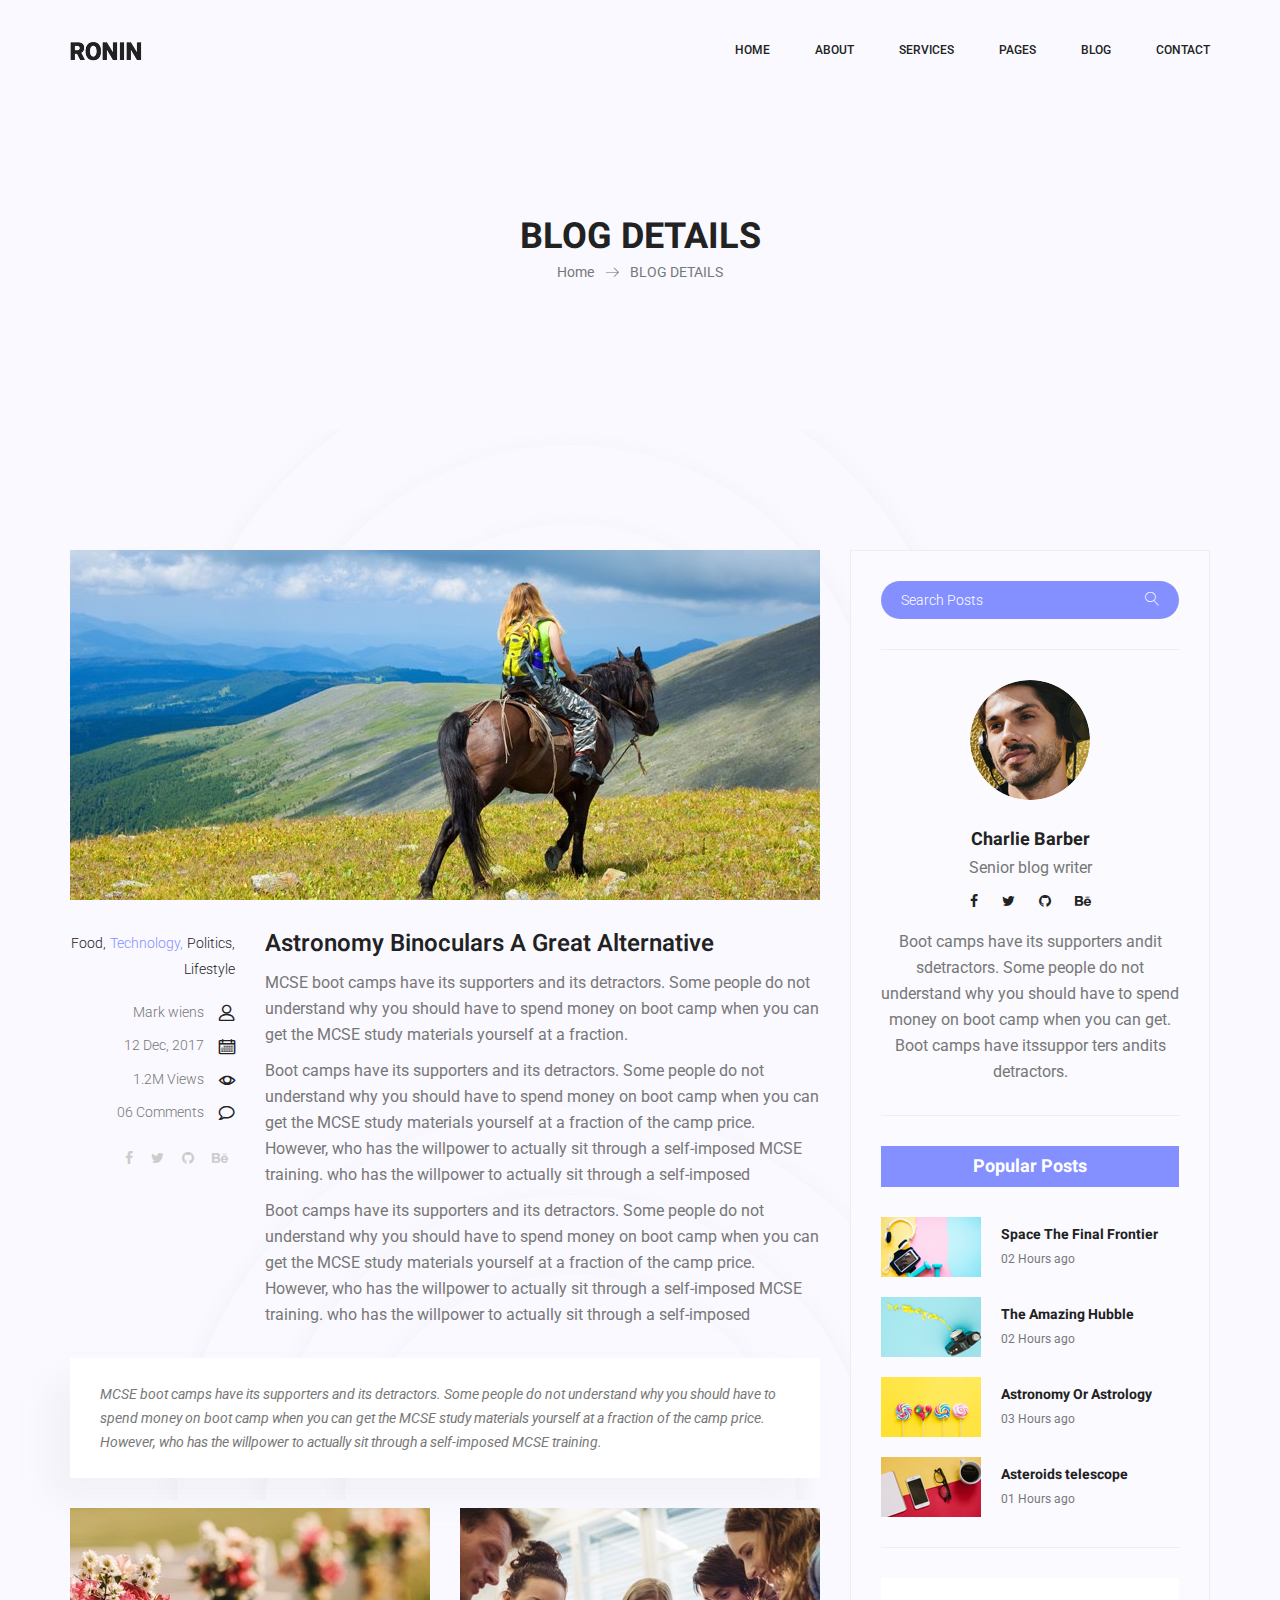
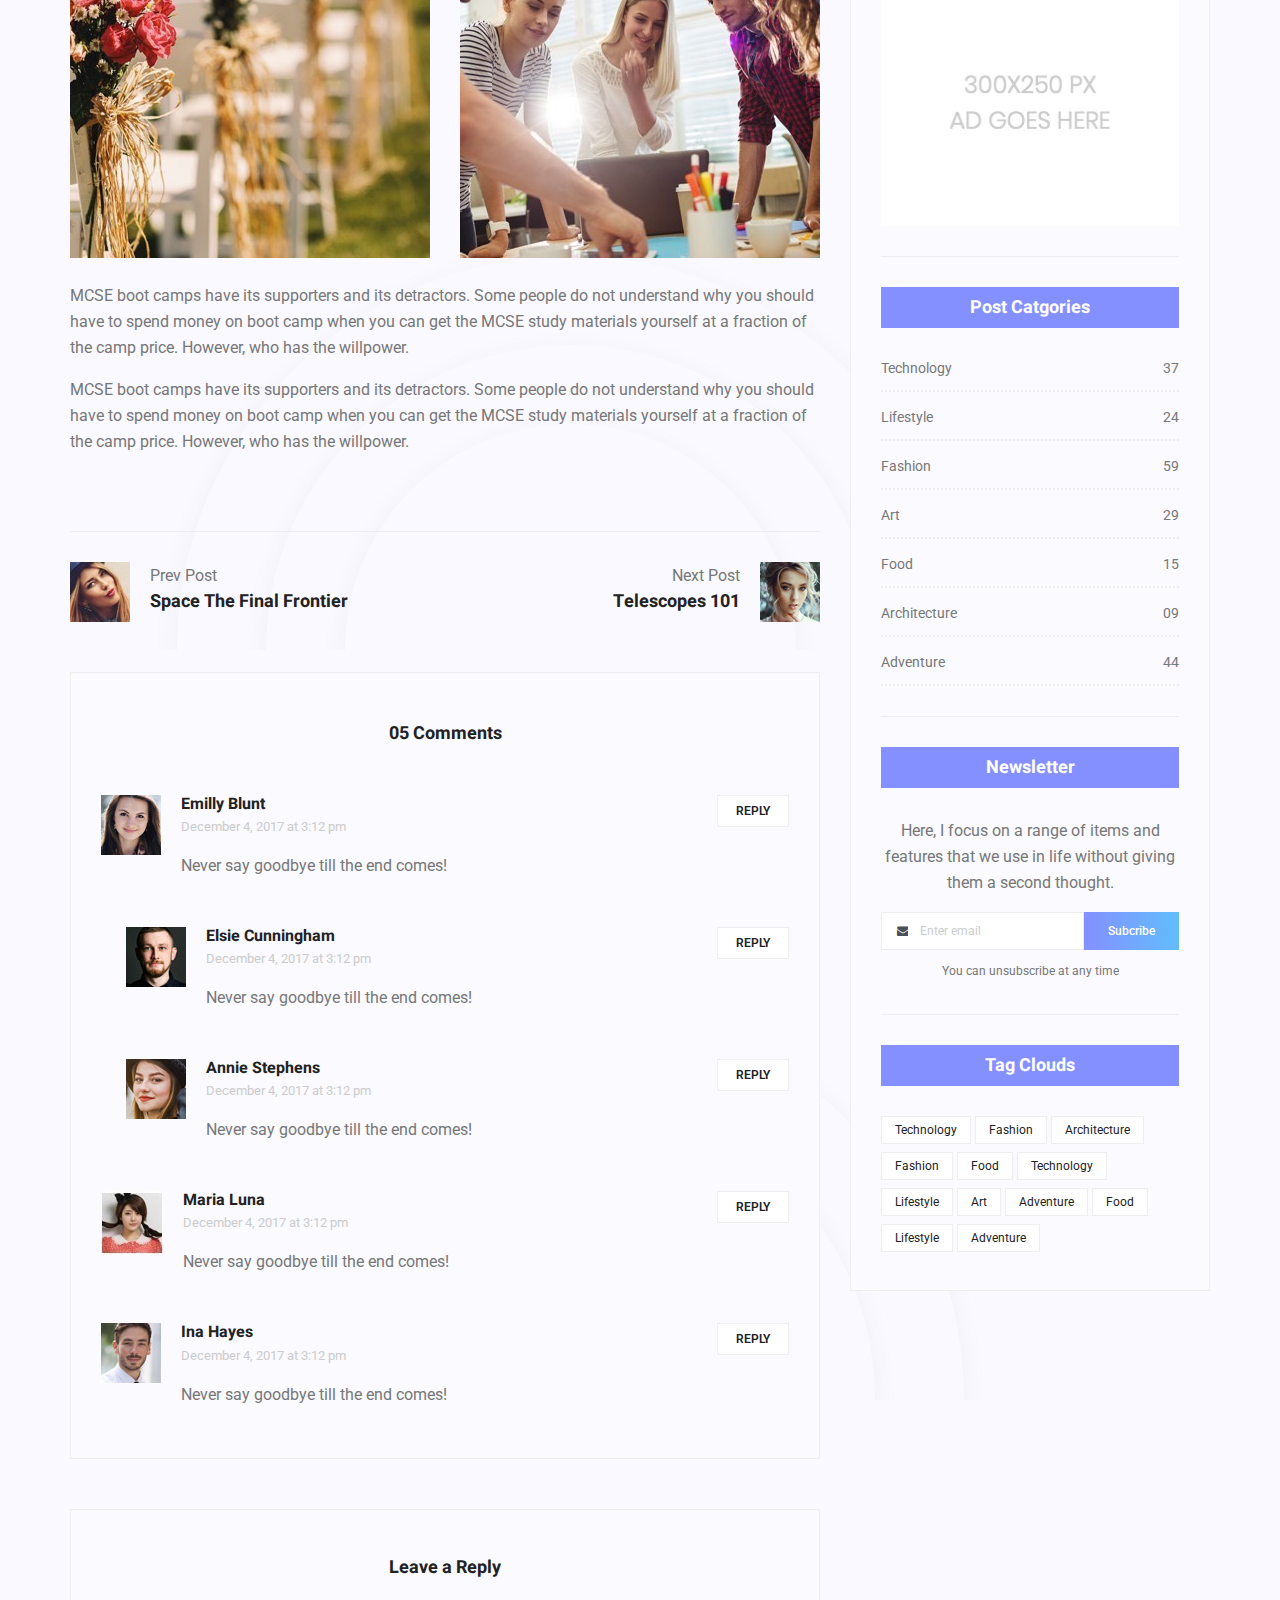
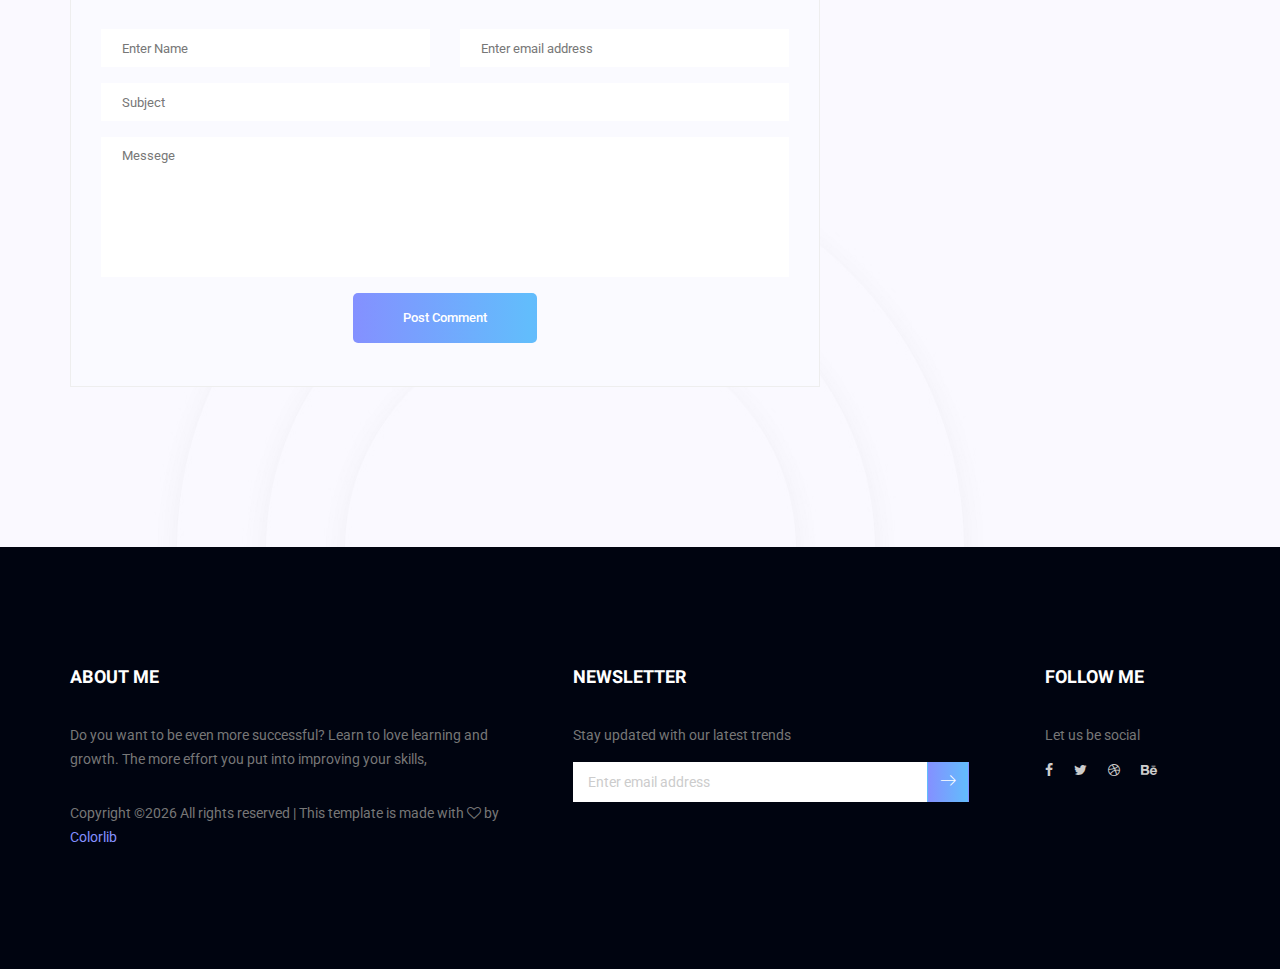
<file: single-blog.html>
<!doctype html>
<html lang="en">
    <head>
        <!-- Required meta tags -->
        <meta charset="utf-8">
        <meta name="viewport" content="width=device-width, initial-scale=1, shrink-to-fit=no">
        <link rel="icon" href="img/favicon.png" type="image/png">
        <title>Ronin Multi</title>
        <!-- Bootstrap CSS -->
        <link rel="stylesheet" href="css/bootstrap.css">
        <link rel="stylesheet" href="vendors/linericon/style.css">
        <link rel="stylesheet" href="css/font-awesome.min.css">
        <link rel="stylesheet" href="vendors/owl-carousel/owl.carousel.min.css">
        <link rel="stylesheet" href="vendors/lightbox/simpleLightbox.css">
        <link rel="stylesheet" href="vendors/nice-select/css/nice-select.css">
        <link rel="stylesheet" href="vendors/animate-css/animate.css">
        <!-- main css -->
        <link rel="stylesheet" href="css/style.css">
        <link rel="stylesheet" href="css/responsive.css">
    </head>
    <body>
        
        <!--================Header Menu Area =================-->
        <header class="header_area">
            <div class="main_menu" id="mainNav">
            	<nav class="navbar navbar-expand-lg navbar-light">
					<div class="container box_1620">
						<!-- Brand and toggle get grouped for better mobile display -->
						<a class="navbar-brand logo_h" href="index.html"><img src="img/logo.png" alt=""></a>
						<button class="navbar-toggler" type="button" data-toggle="collapse" data-target="#navbarSupportedContent" aria-controls="navbarSupportedContent" aria-expanded="false" aria-label="Toggle navigation">
							<span class="icon-bar"></span>
							<span class="icon-bar"></span>
							<span class="icon-bar"></span>
						</button>
						<!-- Collect the nav links, forms, and other content for toggling -->
						<div class="collapse navbar-collapse offset" id="navbarSupportedContent">
							<ul class="nav navbar-nav menu_nav ml-auto">
								<li class="nav-item active"><a class="nav-link" href="index.html">Home</a></li> 
								<li class="nav-item"><a class="nav-link" href="about-us.html">About</a></li> 
								<li class="nav-item"><a class="nav-link" href="services.html">Services</a>
								<li class="nav-item submenu dropdown">
									<a href="#" class="nav-link dropdown-toggle" data-toggle="dropdown" role="button" aria-haspopup="true" aria-expanded="false">Pages</a>
									<ul class="dropdown-menu">
										<li class="nav-item"><a class="nav-link" href="portfolio.html">Portfolio</a></li>
										<li class="nav-item"><a class="nav-link" href="portfolio-details.html">Project Details</a></li>
										<li class="nav-item"><a class="nav-link" href="elements.html">Elements</a></li>
									</ul>
								</li> 
								<li class="nav-item submenu dropdown">
									<a href="#" class="nav-link dropdown-toggle" data-toggle="dropdown" role="button" aria-haspopup="true" aria-expanded="false">Blog</a>
									<ul class="dropdown-menu">
										<li class="nav-item"><a class="nav-link" href="blog.html">Blog</a></li>
										<li class="nav-item"><a class="nav-link" href="single-blog.html">Blog Details</a></li>
									</ul>
								</li> 
								<li class="nav-item"><a class="nav-link" href="contact.html">Contact</a></li>
							</ul>
						</div> 
					</div>
            	</nav>
            </div>
        </header>
        <!--================Header Menu Area =================-->
        
        <!--================Home Banner Area =================-->
        <section class="banner_area">
            <div class="banner_inner d-flex align-items-center">
            	<div class="overlay bg-parallax" data-stellar-ratio="0.9" data-stellar-vertical-offset="0" data-background=""></div>
				<div class="container">
					<div class="banner_content text-center">
						<h2>BLOG DETAILS</h2>
						<div class="page_link">
							<a href="index.html">Home</a>
							<a href="single-blog.html">BLOG DETAILS</a>
						</div>
						
					</div>
				</div>
            </div>
        </section>
        <!--================End Home Banner Area =================-->
        
        <!--================Blog Area =================-->
        <section class="blog_area single-post-area p_120">
            <div class="container">
                <div class="row">
                    <div class="col-lg-8 posts-list">
                        <div class="single-post row">
                            <div class="col-lg-12">
                                <div class="feature-img">
                                    <img class="img-fluid" src="img/blog/feature-img1.jpg" alt="">
                                </div>									
                            </div>
                            <div class="col-lg-3  col-md-3">
                                <div class="blog_info text-right">
                                    <div class="post_tag">
                                        <a href="#">Food,</a>
                                        <a class="active" href="#">Technology,</a>
                                        <a href="#">Politics,</a>
                                        <a href="#">Lifestyle</a>
                                    </div>
                                    <ul class="blog_meta list">
                                        <li><a href="#">Mark wiens<i class="lnr lnr-user"></i></a></li>
                                        <li><a href="#">12 Dec, 2017<i class="lnr lnr-calendar-full"></i></a></li>
                                        <li><a href="#">1.2M Views<i class="lnr lnr-eye"></i></a></li>
                                        <li><a href="#">06 Comments<i class="lnr lnr-bubble"></i></a></li>
                                    </ul>
                                    <ul class="social-links">
                                        <li><a href="#"><i class="fa fa-facebook"></i></a></li>
                                        <li><a href="#"><i class="fa fa-twitter"></i></a></li>
                                        <li><a href="#"><i class="fa fa-github"></i></a></li>
                                        <li><a href="#"><i class="fa fa-behance"></i></a></li>
                                    </ul>
                                </div>
                            </div>
                            <div class="col-lg-9 col-md-9 blog_details">
                                <h2>Astronomy Binoculars A Great Alternative</h2>
                                <p class="excert">
                                    MCSE boot camps have its supporters and its detractors. Some people do not understand why you should have to spend money on boot camp when you can get the MCSE study materials yourself at a fraction.
                                </p>
                                <p>
                                    Boot camps have its supporters and its detractors. Some people do not understand why you should have to spend money on boot camp when you can get the MCSE study materials yourself at a fraction of the camp price. However, who has the willpower to actually sit through a self-imposed MCSE training. who has the willpower to actually sit through a self-imposed
                                </p>
                                <p>
                                    Boot camps have its supporters and its detractors. Some people do not understand why you should have to spend money on boot camp when you can get the MCSE study materials yourself at a fraction of the camp price. However, who has the willpower to actually sit through a self-imposed MCSE training. who has the willpower to actually sit through a self-imposed
                                </p>
                            </div>
                            <div class="col-lg-12">
                                <div class="quotes">
                                    MCSE boot camps have its supporters and its detractors. Some people do not understand why you should have to spend money on boot camp when you can get the MCSE study materials yourself at a fraction of the camp price. However, who has the willpower to actually sit through a self-imposed MCSE training.										
                                </div>
                                <div class="row">
                                    <div class="col-6">
                                        <img class="img-fluid" src="img/blog/post-img1.jpg" alt="">
                                    </div>
                                    <div class="col-6">
                                        <img class="img-fluid" src="img/blog/post-img2.jpg" alt="">
                                    </div>	
                                    <div class="col-lg-12 mt-25">
                                        <p>
                                            MCSE boot camps have its supporters and its detractors. Some people do not understand why you should have to spend money on boot camp when you can get the MCSE study materials yourself at a fraction of the camp price. However, who has the willpower.
                                        </p>
                                        <p>
                                            MCSE boot camps have its supporters and its detractors. Some people do not understand why you should have to spend money on boot camp when you can get the MCSE study materials yourself at a fraction of the camp price. However, who has the willpower.
                                        </p>											
                                    </div>									
                                </div>
                            </div>
                        </div>
                        <div class="navigation-area">
                            <div class="row">
                                <div class="col-lg-6 col-md-6 col-12 nav-left flex-row d-flex justify-content-start align-items-center">
                                    <div class="thumb">
                                        <a href="#"><img class="img-fluid" src="img/blog/prev.jpg" alt=""></a>
                                    </div>
                                    <div class="arrow">
                                        <a href="#"><span class="lnr text-white lnr-arrow-left"></span></a>
                                    </div>
                                    <div class="detials">
                                        <p>Prev Post</p>
                                        <a href="#"><h4>Space The Final Frontier</h4></a>
                                    </div>
                                </div>
                                <div class="col-lg-6 col-md-6 col-12 nav-right flex-row d-flex justify-content-end align-items-center">
                                    <div class="detials">
                                        <p>Next Post</p>
                                        <a href="#"><h4>Telescopes 101</h4></a>
                                    </div>
                                    <div class="arrow">
                                        <a href="#"><span class="lnr text-white lnr-arrow-right"></span></a>
                                    </div>
                                    <div class="thumb">
                                        <a href="#"><img class="img-fluid" src="img/blog/next.jpg" alt=""></a>
                                    </div>										
                                </div>									
                            </div>
                        </div>
                        <div class="comments-area">
                            <h4>05 Comments</h4>
                            <div class="comment-list">
                                <div class="single-comment justify-content-between d-flex">
                                    <div class="user justify-content-between d-flex">
                                        <div class="thumb">
                                            <img src="img/blog/c1.jpg" alt="">
                                        </div>
                                        <div class="desc">
                                            <h5><a href="#">Emilly Blunt</a></h5>
                                            <p class="date">December 4, 2017 at 3:12 pm </p>
                                            <p class="comment">
                                                Never say goodbye till the end comes!
                                            </p>
                                        </div>
                                    </div>
                                    <div class="reply-btn">
                                           <a href="" class="btn-reply text-uppercase">reply</a> 
                                    </div>
                                </div>
                            </div>	
                            <div class="comment-list left-padding">
                                <div class="single-comment justify-content-between d-flex">
                                    <div class="user justify-content-between d-flex">
                                        <div class="thumb">
                                            <img src="img/blog/c2.jpg" alt="">
                                        </div>
                                        <div class="desc">
                                            <h5><a href="#">Elsie Cunningham</a></h5>
                                            <p class="date">December 4, 2017 at 3:12 pm </p>
                                            <p class="comment">
                                                Never say goodbye till the end comes!
                                            </p>
                                        </div>
                                    </div>
                                    <div class="reply-btn">
                                           <a href="" class="btn-reply text-uppercase">reply</a> 
                                    </div>
                                </div>
                            </div>	
                            <div class="comment-list left-padding">
                                <div class="single-comment justify-content-between d-flex">
                                    <div class="user justify-content-between d-flex">
                                        <div class="thumb">
                                            <img src="img/blog/c3.jpg" alt="">
                                        </div>
                                        <div class="desc">
                                            <h5><a href="#">Annie Stephens</a></h5>
                                            <p class="date">December 4, 2017 at 3:12 pm </p>
                                            <p class="comment">
                                                Never say goodbye till the end comes!
                                            </p>
                                        </div>
                                    </div>
                                    <div class="reply-btn">
                                           <a href="" class="btn-reply text-uppercase">reply</a> 
                                    </div>
                                </div>
                            </div>	
                            <div class="comment-list">
                                <div class="single-comment justify-content-between d-flex">
                                    <div class="user justify-content-between d-flex">
                                        <div class="thumb">
                                            <img src="img/blog/c4.jpg" alt="">
                                        </div>
                                        <div class="desc">
                                            <h5><a href="#">Maria Luna</a></h5>
                                            <p class="date">December 4, 2017 at 3:12 pm </p>
                                            <p class="comment">
                                                Never say goodbye till the end comes!
                                            </p>
                                        </div>
                                    </div>
                                    <div class="reply-btn">
                                           <a href="" class="btn-reply text-uppercase">reply</a> 
                                    </div>
                                </div>
                            </div>	
                            <div class="comment-list">
                                <div class="single-comment justify-content-between d-flex">
                                    <div class="user justify-content-between d-flex">
                                        <div class="thumb">
                                            <img src="img/blog/c5.jpg" alt="">
                                        </div>
                                        <div class="desc">
                                            <h5><a href="#">Ina Hayes</a></h5>
                                            <p class="date">December 4, 2017 at 3:12 pm </p>
                                            <p class="comment">
                                                Never say goodbye till the end comes!
                                            </p>
                                        </div>
                                    </div>
                                    <div class="reply-btn">
                                           <a href="" class="btn-reply text-uppercase">reply</a> 
                                    </div>
                                </div>
                            </div>	                                             				
                        </div>
                        <div class="comment-form">
                            <h4>Leave a Reply</h4>
                            <form>
                                <div class="form-group form-inline">
                                  <div class="form-group col-lg-6 col-md-6 name">
                                    <input type="text" class="form-control" id="name" placeholder="Enter Name" onfocus="this.placeholder = ''" onblur="this.placeholder = 'Enter Name'">
                                  </div>
                                  <div class="form-group col-lg-6 col-md-6 email">
                                    <input type="email" class="form-control" id="email" placeholder="Enter email address" onfocus="this.placeholder = ''" onblur="this.placeholder = 'Enter email address'">
                                  </div>										
                                </div>
                                <div class="form-group">
                                    <input type="text" class="form-control" id="subject" placeholder="Subject" onfocus="this.placeholder = ''" onblur="this.placeholder = 'Subject'">
                                </div>
                                <div class="form-group">
                                    <textarea class="form-control mb-10" rows="5" name="message" placeholder="Messege" onfocus="this.placeholder = ''" onblur="this.placeholder = 'Messege'" required=""></textarea>
                                </div>
                                <a href="#" class="primary-btn submit_btn">Post Comment</a>	
                            </form>
                        </div>
                    </div>
                    <div class="col-lg-4">
                        <div class="blog_right_sidebar">
                            <aside class="single_sidebar_widget search_widget">
                                <div class="input-group">
                                    <input type="text" class="form-control" placeholder="Search Posts">
                                    <span class="input-group-btn">
                                        <button class="btn btn-default" type="button"><i class="lnr lnr-magnifier"></i></button>
                                    </span>
                                </div><!-- /input-group -->
                                <div class="br"></div>
                            </aside>
                            <aside class="single_sidebar_widget author_widget">
                                <img class="author_img rounded-circle" src="img/blog/author.png" alt="">
                                <h4>Charlie Barber</h4>
                                <p>Senior blog writer</p>
                                <div class="social_icon">
                                    <a href="#"><i class="fa fa-facebook"></i></a>
                                    <a href="#"><i class="fa fa-twitter"></i></a>
                                    <a href="#"><i class="fa fa-github"></i></a>
                                    <a href="#"><i class="fa fa-behance"></i></a>
                                </div>
                                <p>Boot camps have its supporters andit sdetractors. Some people do not understand why you should have to spend money on boot camp when you can get. Boot camps have itssuppor ters andits detractors.</p>
                                <div class="br"></div>
                            </aside>
                            <aside class="single_sidebar_widget popular_post_widget">
                                <h3 class="widget_title">Popular Posts</h3>
                                <div class="media post_item">
                                    <img src="img/blog/popular-post/post1.jpg" alt="post">
                                    <div class="media-body">
                                        <a href="blog-details.html"><h3>Space The Final Frontier</h3></a>
                                        <p>02 Hours ago</p>
                                    </div>
                                </div>
                                <div class="media post_item">
                                    <img src="img/blog/popular-post/post2.jpg" alt="post">
                                    <div class="media-body">
                                        <a href="blog-details.html"><h3>The Amazing Hubble</h3></a>
                                        <p>02 Hours ago</p>
                                    </div>
                                </div>
                                <div class="media post_item">
                                    <img src="img/blog/popular-post/post3.jpg" alt="post">
                                    <div class="media-body">
                                        <a href="blog-details.html"><h3>Astronomy Or Astrology</h3></a>
                                        <p>03 Hours ago</p>
                                    </div>
                                </div>
                                <div class="media post_item">
                                    <img src="img/blog/popular-post/post4.jpg" alt="post">
                                    <div class="media-body">
                                        <a href="blog-details.html"><h3>Asteroids telescope</h3></a>
                                        <p>01 Hours ago</p>
                                    </div>
                                </div>
                                <div class="br"></div>
                            </aside>
                            <aside class="single_sidebar_widget ads_widget">
                                <a href="#"><img class="img-fluid" src="img/blog/add.jpg" alt=""></a>
                                <div class="br"></div>
                            </aside>
                            <aside class="single_sidebar_widget post_category_widget">
                                <h4 class="widget_title">Post Catgories</h4>
                                <ul class="list cat-list">
                                    <li>
                                        <a href="#" class="d-flex justify-content-between">
                                            <p>Technology</p>
                                            <p>37</p>
                                        </a>
                                    </li>
                                    <li>
                                        <a href="#" class="d-flex justify-content-between">
                                            <p>Lifestyle</p>
                                            <p>24</p>
                                        </a>
                                    </li>
                                    <li>
                                        <a href="#" class="d-flex justify-content-between">
                                            <p>Fashion</p>
                                            <p>59</p>
                                        </a>
                                    </li>
                                    <li>
                                        <a href="#" class="d-flex justify-content-between">
                                            <p>Art</p>
                                            <p>29</p>
                                        </a>
                                    </li>
                                    <li>
                                        <a href="#" class="d-flex justify-content-between">
                                            <p>Food</p>
                                            <p>15</p>
                                        </a>
                                    </li>
                                    <li>
                                        <a href="#" class="d-flex justify-content-between">
                                            <p>Architecture</p>
                                            <p>09</p>
                                        </a>
                                    </li>
                                    <li>
                                        <a href="#" class="d-flex justify-content-between">
                                            <p>Adventure</p>
                                            <p>44</p>
                                        </a>
                                    </li>															
                                </ul>
                                <div class="br"></div>
                            </aside>
                            <aside class="single-sidebar-widget newsletter_widget">
                                <h4 class="widget_title">Newsletter</h4>
                                <p>
                                Here, I focus on a range of items and features that we use in life without
                                giving them a second thought.
                                </p>
                                <div class="form-group d-flex flex-row">
                                    <div class="input-group">
                                        <div class="input-group-prepend">
                                            <div class="input-group-text"><i class="fa fa-envelope" aria-hidden="true"></i></div>
                                        </div>
                                        <input type="text" class="form-control" id="inlineFormInputGroup" placeholder="Enter email" onfocus="this.placeholder = ''" onblur="this.placeholder = 'Enter email'">
                                    </div>
                                    <a href="#" class="bbtns">Subcribe</a>
                                </div>	
                                <p class="text-bottom">You can unsubscribe at any time</p>	
                                <div class="br"></div>							
                            </aside>
                            <aside class="single-sidebar-widget tag_cloud_widget">
                                <h4 class="widget_title">Tag Clouds</h4>
                                <ul class="list">
                                    <li><a href="#">Technology</a></li>
                                    <li><a href="#">Fashion</a></li>
                                    <li><a href="#">Architecture</a></li>
                                    <li><a href="#">Fashion</a></li>
                                    <li><a href="#">Food</a></li>
                                    <li><a href="#">Technology</a></li>
                                    <li><a href="#">Lifestyle</a></li>
                                    <li><a href="#">Art</a></li>
                                    <li><a href="#">Adventure</a></li>
                                    <li><a href="#">Food</a></li>
                                    <li><a href="#">Lifestyle</a></li>
                                    <li><a href="#">Adventure</a></li>
                                </ul>
                            </aside>
                        </div>
                    </div>
                </div>
            </div>
        </section>
        <!--================Blog Area =================-->
        
        <!--================Footer Area =================-->
        <footer class="footer_area p_120">
        	<div class="container">
        		<div class="row footer_inner">
        			<div class="col-lg-5 col-sm-6">
        				<aside class="f_widget ab_widget">
        					<div class="f_title">
        						<h3>About Me</h3>
        					</div>
        					<p>Do you want to be even more successful? Learn to love learning and growth. The more effort you put into improving your skills,</p>
        					<p><!-- Link back to Colorlib can't be removed. Template is licensed under CC BY 3.0. -->
Copyright &copy;<script>document.write(new Date().getFullYear());</script> All rights reserved | This template is made with <i class="fa fa-heart-o" aria-hidden="true"></i> by <a href="https://colorlib.com" target="_blank">Colorlib</a>
<!-- Link back to Colorlib can't be removed. Template is licensed under CC BY 3.0. -->
</p>
        				</aside>
        			</div>
        			<div class="col-lg-5 col-sm-6">
        				<aside class="f_widget news_widget">
        					<div class="f_title">
        						<h3>Newsletter</h3>
        					</div>
        					<p>Stay updated with our latest trends</p>
        					<div id="mc_embed_signup">
                                <form target="_blank" action="https://spondonit.us12.list-manage.com/subscribe/post?u=1462626880ade1ac87bd9c93a&amp;id=92a4423d01" method="get" class="subscribe_form relative">
                                	<div class="input-group d-flex flex-row">
                                        <input name="EMAIL" placeholder="Enter email address" onfocus="this.placeholder = ''" onblur="this.placeholder = 'Email Address '" required="" type="email">
                                        <button class="btn sub-btn"><span class="lnr lnr-arrow-right"></span></button>		
                                    </div>				
                                    <div class="mt-10 info"></div>
                                </form>
                            </div>
        				</aside>
        			</div>
        			<div class="col-lg-2">
        				<aside class="f_widget social_widget">
        					<div class="f_title">
        						<h3>Follow Me</h3>
        					</div>
        					<p>Let us be social</p>
        					<ul class="list">
        						<li><a href="#"><i class="fa fa-facebook"></i></a></li>
        						<li><a href="#"><i class="fa fa-twitter"></i></a></li>
        						<li><a href="#"><i class="fa fa-dribbble"></i></a></li>
        						<li><a href="#"><i class="fa fa-behance"></i></a></li>
        					</ul>
        				</aside>
        			</div>
        		</div>
        	</div>
        </footer>
        <!--================End Footer Area =================-->
        
        
        
        
        <!-- Optional JavaScript -->
        <!-- jQuery first, then Popper.js, then Bootstrap JS -->
        <script src="js/jquery-3.2.1.min.js"></script>
        <script src="js/popper.js"></script>
        <script src="js/bootstrap.min.js"></script>
        <script src="js/stellar.js"></script>
        <script src="vendors/lightbox/simpleLightbox.min.js"></script>
        <script src="vendors/nice-select/js/jquery.nice-select.min.js"></script>
        <script src="vendors/isotope/imagesloaded.pkgd.min.js"></script>
        <script src="vendors/isotope/isotope-min.js"></script>
        <script src="vendors/owl-carousel/owl.carousel.min.js"></script>
        <script src="js/jquery.ajaxchimp.min.js"></script>
        <script src="js/mail-script.js"></script>
        <script src="vendors/counter-up/jquery.waypoints.min.js"></script>
        <script src="vendors/counter-up/jquery.counterup.min.js"></script>
        <script src="js/theme.js"></script>
    </body>
</html>
</file>
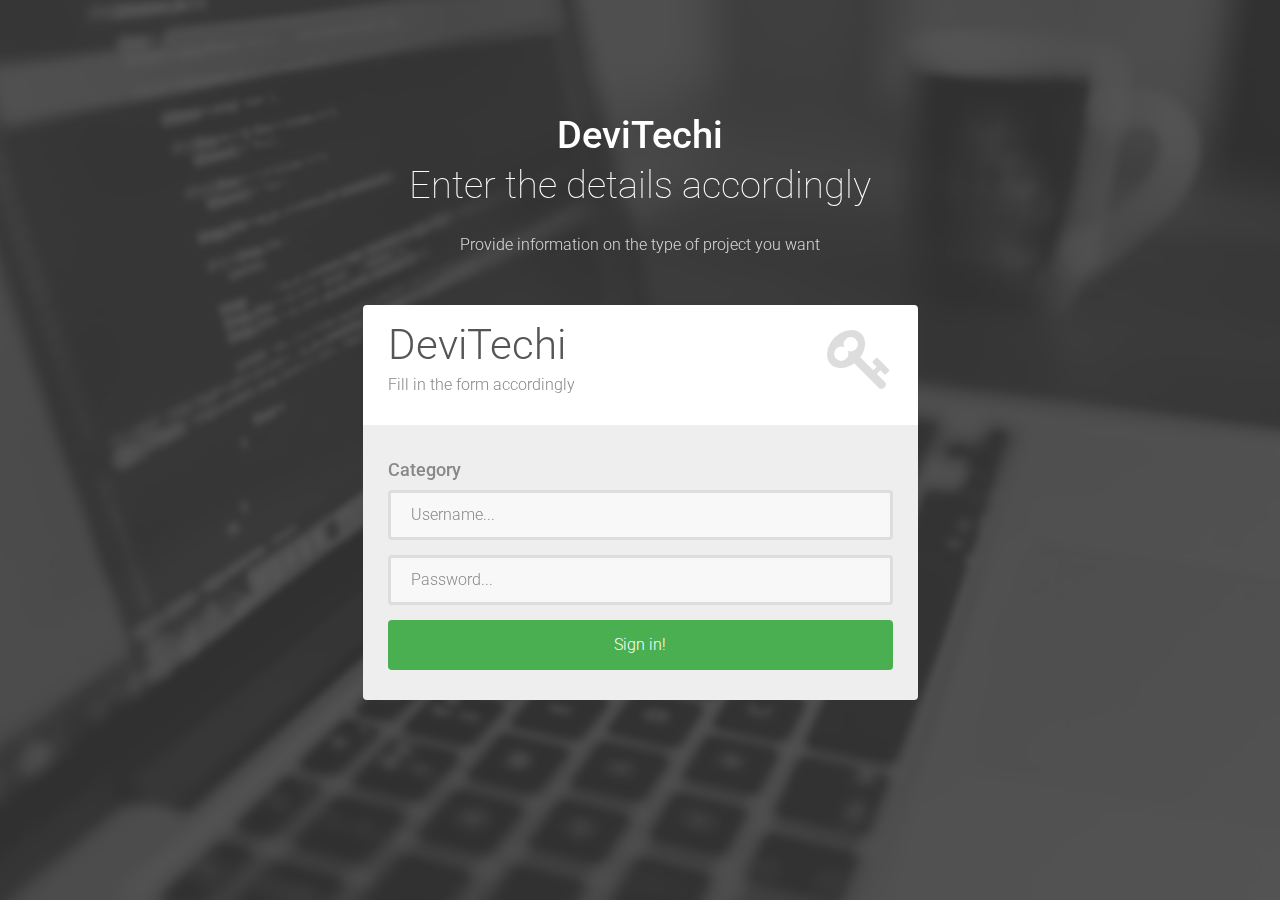
<file: form-1/form.html>
<!DOCTYPE html>
<html lang="en">

    <head>

        <meta charset="utf-8">
        <meta http-equiv="X-UA-Compatible" content="IE=edge">
        <meta name="viewport" content="width=device-width, initial-scale=1">
        <title>Bootstrap Login Form Template</title>

        <!-- CSS -->
        <link rel="stylesheet" href="http://fonts.googleapis.com/css?family=Roboto:400,100,300,500">
        <link rel="stylesheet" href="assets/bootstrap/css/bootstrap.min.css">
        <link rel="stylesheet" href="assets/font-awesome/css/font-awesome.min.css">
		<link rel="stylesheet" href="assets/css/form-elements.css">
        <link rel="stylesheet" href="assets/css/style.css">

        <!-- HTML5 Shim and Respond.js IE8 support of HTML5 elements and media queries -->
        <!-- WARNING: Respond.js doesn't work if you view the page via file:// -->
        <!--[if lt IE 9]>
            <script src="https://oss.maxcdn.com/libs/html5shiv/3.7.0/html5shiv.js"></script>
            <script src="https://oss.maxcdn.com/libs/respond.js/1.4.2/respond.min.js"></script>
        <![endif]-->

        <!-- Favicon and touch icons -->
        <link rel="shortcut icon" href="assets/ico/favicon.png">
        <link rel="apple-touch-icon-precomposed" sizes="144x144" href="assets/ico/apple-touch-icon-144-precomposed.png">
        <link rel="apple-touch-icon-precomposed" sizes="114x114" href="assets/ico/apple-touch-icon-114-precomposed.png">
        <link rel="apple-touch-icon-precomposed" sizes="72x72" href="assets/ico/apple-touch-icon-72-precomposed.png">
        <link rel="apple-touch-icon-precomposed" href="assets/ico/apple-touch-icon-57-precomposed.png">

    </head>

    <body>

        <!-- Top content -->
        <div class="top-content">
        	
            <div class="inner-bg">
                <div class="container">
                    <div class="row">
                        <div class="col-sm-8 col-sm-offset-2 text">
                            <h1><strong>DeviTechi</strong><br> Enter the details accordingly</br></h1>
                            <div class="description">
                            	<p>
	                            	Provide information on the type of project you want <a href="http://azmind.com"><strong></strong></a>
                            	</p>
                            </div>
                        </div>
                    </div>
                    <div class="row">
                        <div class="col-sm-6 col-sm-offset-3 form-box">
                        	<div class="form-top">
                        		<div class="form-top-left">
                        			<h3>DeviTechi</h3>
                            		<p>Fill in the form accordingly</p>
                        		</div>
                        		<div class="form-top-right">
                        			<i class="fa fa-key"></i>
                        		</div>
                            </div>
                            <div class="form-bottom">
			                    <form role="form" action="" method="post" class="login-form">
			                    	<div class="form-group">
                                        <h4>Category</h4>
			                    		<label class="sr-only" for="form-username">Project Category</label>
                                        <input type="text" name="form-username" placeholder="Username..." class="form-username form-control" id="form-username">  
			                        </div>
			                        <div class="form-group">
			                        	<label class="sr-only" for="form-password">Password</label>
			                        	<input type="password" name="form-password" placeholder="Password..." class="form-password form-control" id="form-password">
			                        </div>
			                        <button type="submit" class="btn">Sign in!</button>
			                    </form>
		                    </div>
                        </div>
                    </div>
                <!--    <div class="row">
                        <div class="col-sm-6 col-sm-offset-3 social-login">
                        	<h3>...or login with:</h3>
                        	<div class="social-login-buttons">
	                        	<a class="btn btn-link-1 btn-link-1-facebook" href="#">
	                        		<i class="fa fa-facebook"></i> Facebook
	                        	</a>
	                        	<a class="btn btn-link-1 btn-link-1-twitter" href="#">
	                        		<i class="fa fa-twitter"></i> Twitter
	                        	</a>
	                        	<a class="btn btn-link-1 btn-link-1-google-plus" href="#">
	                        		<i class="fa fa-google-plus"></i> Google Plus
	                        	</a>
                        	</div>
                        </div>
                    </div> -->
                </div>
            </div>
            
        </div>


        <!-- Javascript -->
        <script src="assets/js/jquery-1.11.1.min.js"></script>
        <script src="assets/bootstrap/js/bootstrap.min.js"></script>
        <script src="assets/js/jquery.backstretch.min.js"></script>
        <script src="assets/js/scripts.js"></script>
        
        <!--[if lt IE 10]>
            <script src="assets/js/placeholder.js"></script>
        <![endif]-->

    </body>

</html>
</file>
<file: vendors/linericon/style.css>
@font-face {
	font-family: 'Linearicons-Free';
	src:url('fonts/Linearicons-Free.eot?w118d');
	src:url('fonts/Linearicons-Free.eot?#iefixw118d') format('embedded-opentype'),
		url('fonts/Linearicons-Free.woff2?w118d') format('woff2'),
		url('fonts/Linearicons-Free.woff?w118d') format('woff'),
		url('fonts/Linearicons-Free.ttf?w118d') format('truetype'),
		url('fonts/Linearicons-Free.svg?w118d#Linearicons-Free') format('svg');
	font-weight: normal;
	font-style: normal;
}

.lnr {
	font-family: 'Linearicons-Free';
	speak: none;
	font-style: normal;
	font-weight: normal;
	font-variant: normal;
	text-transform: none;
	line-height: 1;

	/* Better Font Rendering =========== */
	-webkit-font-smoothing: antialiased;
	-moz-osx-font-smoothing: grayscale;
}

.lnr-home:before {
	content: "\e800";
}
.lnr-apartment:before {
	content: "\e801";
}
.lnr-pencil:before {
	content: "\e802";
}
.lnr-magic-wand:before {
	content: "\e803";
}
.lnr-drop:before {
	content: "\e804";
}
.lnr-lighter:before {
	content: "\e805";
}
.lnr-poop:before {
	content: "\e806";
}
.lnr-sun:before {
	content: "\e807";
}
.lnr-moon:before {
	content: "\e808";
}
.lnr-cloud:before {
	content: "\e809";
}
.lnr-cloud-upload:before {
	content: "\e80a";
}
.lnr-cloud-download:before {
	content: "\e80b";
}
.lnr-cloud-sync:before {
	content: "\e80c";
}
.lnr-cloud-check:before {
	content: "\e80d";
}
.lnr-database:before {
	content: "\e80e";
}
.lnr-lock:before {
	content: "\e80f";
}
.lnr-cog:before {
	content: "\e810";
}
.lnr-trash:before {
	content: "\e811";
}
.lnr-dice:before {
	content: "\e812";
}
.lnr-heart:before {
	content: "\e813";
}
.lnr-star:before {
	content: "\e814";
}
.lnr-star-half:before {
	content: "\e815";
}
.lnr-star-empty:before {
	content: "\e816";
}
.lnr-flag:before {
	content: "\e817";
}
.lnr-envelope:before {
	content: "\e818";
}
.lnr-paperclip:before {
	content: "\e819";
}
.lnr-inbox:before {
	content: "\e81a";
}
.lnr-eye:before {
	content: "\e81b";
}
.lnr-printer:before {
	content: "\e81c";
}
.lnr-file-empty:before {
	content: "\e81d";
}
.lnr-file-add:before {
	content: "\e81e";
}
.lnr-enter:before {
	content: "\e81f";
}
.lnr-exit:before {
	content: "\e820";
}
.lnr-graduation-hat:before {
	content: "\e821";
}
.lnr-license:before {
	content: "\e822";
}
.lnr-music-note:before {
	content: "\e823";
}
.lnr-film-play:before {
	content: "\e824";
}
.lnr-camera-video:before {
	content: "\e825";
}
.lnr-camera:before {
	content: "\e826";
}
.lnr-picture:before {
	content: "\e827";
}
.lnr-book:before {
	content: "\e828";
}
.lnr-bookmark:before {
	content: "\e829";
}
.lnr-user:before {
	content: "\e82a";
}
.lnr-users:before {
	content: "\e82b";
}
.lnr-shirt:before {
	content: "\e82c";
}
.lnr-store:before {
	content: "\e82d";
}
.lnr-cart:before {
	content: "\e82e";
}
.lnr-tag:before {
	content: "\e82f";
}
.lnr-phone-handset:before {
	content: "\e830";
}
.lnr-phone:before {
	content: "\e831";
}
.lnr-pushpin:before {
	content: "\e832";
}
.lnr-map-marker:before {
	content: "\e833";
}
.lnr-map:before {
	content: "\e834";
}
.lnr-location:before {
	content: "\e835";
}
.lnr-calendar-full:before {
	content: "\e836";
}
.lnr-keyboard:before {
	content: "\e837";
}
.lnr-spell-check:before {
	content: "\e838";
}
.lnr-screen:before {
	content: "\e839";
}
.lnr-smartphone:before {
	content: "\e83a";
}
.lnr-tablet:before {
	content: "\e83b";
}
.lnr-laptop:before {
	content: "\e83c";
}
.lnr-laptop-phone:before {
	content: "\e83d";
}
.lnr-power-switch:before {
	content: "\e83e";
}
.lnr-bubble:before {
	content: "\e83f";
}
.lnr-heart-pulse:before {
	content: "\e840";
}
.lnr-construction:before {
	content: "\e841";
}
.lnr-pie-chart:before {
	content: "\e842";
}
.lnr-chart-bars:before {
	content: "\e843";
}
.lnr-gift:before {
	content: "\e844";
}
.lnr-diamond:before {
	content: "\e845";
}
.lnr-linearicons:before {
	content: "\e846";
}
.lnr-dinner:before {
	content: "\e847";
}
.lnr-coffee-cup:before {
	content: "\e848";
}
.lnr-leaf:before {
	content: "\e849";
}
.lnr-paw:before {
	content: "\e84a";
}
.lnr-rocket:before {
	content: "\e84b";
}
.lnr-briefcase:before {
	content: "\e84c";
}
.lnr-bus:before {
	content: "\e84d";
}
.lnr-car:before {
	content: "\e84e";
}
.lnr-train:before {
	content: "\e84f";
}
.lnr-bicycle:before {
	content: "\e850";
}
.lnr-wheelchair:before {
	content: "\e851";
}
.lnr-select:before {
	content: "\e852";
}
.lnr-earth:before {
	content: "\e853";
}
.lnr-smile:before {
	content: "\e854";
}
.lnr-sad:before {
	content: "\e855";
}
.lnr-neutral:before {
	content: "\e856";
}
.lnr-mustache:before {
	content: "\e857";
}
.lnr-alarm:before {
	content: "\e858";
}
.lnr-bullhorn:before {
	content: "\e859";
}
.lnr-volume-high:before {
	content: "\e85a";
}
.lnr-volume-medium:before {
	content: "\e85b";
}
.lnr-volume-low:before {
	content: "\e85c";
}
.lnr-volume:before {
	content: "\e85d";
}
.lnr-mic:before {
	content: "\e85e";
}
.lnr-hourglass:before {
	content: "\e85f";
}
.lnr-undo:before {
	content: "\e860";
}
.lnr-redo:before {
	content: "\e861";
}
.lnr-sync:before {
	content: "\e862";
}
.lnr-history:before {
	content: "\e863";
}
.lnr-clock:before {
	content: "\e864";
}
.lnr-download:before {
	content: "\e865";
}
.lnr-upload:before {
	content: "\e866";
}
.lnr-enter-down:before {
	content: "\e867";
}
.lnr-exit-up:before {
	content: "\e868";
}
.lnr-bug:before {
	content: "\e869";
}
.lnr-code:before {
	content: "\e86a";
}
.lnr-link:before {
	content: "\e86b";
}
.lnr-unlink:before {
	content: "\e86c";
}
.lnr-thumbs-up:before {
	content: "\e86d";
}
.lnr-thumbs-down:before {
	content: "\e86e";
}
.lnr-magnifier:before {
	content: "\e86f";
}
.lnr-cross:before {
	content: "\e870";
}
.lnr-menu:before {
	content: "\e871";
}
.lnr-list:before {
	content: "\e872";
}
.lnr-chevron-up:before {
	content: "\e873";
}
.lnr-chevron-down:before {
	content: "\e874";
}
.lnr-chevron-left:before {
	content: "\e875";
}
.lnr-chevron-right:before {
	content: "\e876";
}
.lnr-arrow-up:before {
	content: "\e877";
}
.lnr-arrow-down:before {
	content: "\e878";
}
.lnr-arrow-left:before {
	content: "\e879";
}
.lnr-arrow-right:before {
	content: "\e87a";
}
.lnr-move:before {
	content: "\e87b";
}
.lnr-warning:before {
	content: "\e87c";
}
.lnr-question-circle:before {
	content: "\e87d";
}
.lnr-menu-circle:before {
	content: "\e87e";
}
.lnr-checkmark-circle:before {
	content: "\e87f";
}
.lnr-cross-circle:before {
	content: "\e880";
}
.lnr-plus-circle:before {
	content: "\e881";
}
.lnr-circle-minus:before {
	content: "\e882";
}
.lnr-arrow-up-circle:before {
	content: "\e883";
}
.lnr-arrow-down-circle:before {
	content: "\e884";
}
.lnr-arrow-left-circle:before {
	content: "\e885";
}
.lnr-arrow-right-circle:before {
	content: "\e886";
}
.lnr-chevron-up-circle:before {
	content: "\e887";
}
.lnr-chevron-down-circle:before {
	content: "\e888";
}
.lnr-chevron-left-circle:before {
	content: "\e889";
}
.lnr-chevron-right-circle:before {
	content: "\e88a";
}
.lnr-crop:before {
	content: "\e88b";
}
.lnr-frame-expand:before {
	content: "\e88c";
}
.lnr-frame-contract:before {
	content: "\e88d";
}
.lnr-layers:before {
	content: "\e88e";
}
.lnr-funnel:before {
	content: "\e88f";
}
.lnr-text-format:before {
	content: "\e890";
}
.lnr-text-format-remove:before {
	content: "\e891";
}
.lnr-text-size:before {
	content: "\e892";
}
.lnr-bold:before {
	content: "\e893";
}
.lnr-italic:before {
	content: "\e894";
}
.lnr-underline:before {
	content: "\e895";
}
.lnr-strikethrough:before {
	content: "\e896";
}
.lnr-highlight:before {
	content: "\e897";
}
.lnr-text-align-left:before {
	content: "\e898";
}
.lnr-text-align-center:before {
	content: "\e899";
}
.lnr-text-align-right:before {
	content: "\e89a";
}
.lnr-text-align-justify:before {
	content: "\e89b";
}
.lnr-line-spacing:before {
	content: "\e89c";
}
.lnr-indent-increase:before {
	content: "\e89d";
}
.lnr-indent-decrease:before {
	content: "\e89e";
}
.lnr-pilcrow:before {
	content: "\e89f";
}
.lnr-direction-ltr:before {
	content: "\e8a0";
}
.lnr-direction-rtl:before {
	content: "\e8a1";
}
.lnr-page-break:before {
	content: "\e8a2";
}
.lnr-sort-alpha-asc:before {
	content: "\e8a3";
}
.lnr-sort-amount-asc:before {
	content: "\e8a4";
}
.lnr-hand:before {
	content: "\e8a5";
}
.lnr-pointer-up:before {
	content: "\e8a6";
}
.lnr-pointer-right:before {
	content: "\e8a7";
}
.lnr-pointer-down:before {
	content: "\e8a8";
}
.lnr-pointer-left:before {
	content: "\e8a9";
}
</file>
<file: vendors/nice-select/css/nice-select.css>
.nice-select {
  -webkit-tap-highlight-color: transparent;
  background-color: #fff;
  border-radius: 5px;
  border: solid 1px #e8e8e8;
  box-sizing: border-box;
  clear: both;
  cursor: pointer;
  display: block;
  float: left;
  font-family: inherit;
  font-size: 14px;
  font-weight: normal;
  height: 42px;
  line-height: 40px;
  outline: none;
  padding-left: 18px;
  padding-right: 30px;
  position: relative;
  text-align: left !important;
  -webkit-transition: all 0.2s ease-in-out;
  transition: all 0.2s ease-in-out;
  -webkit-user-select: none;
     -moz-user-select: none;
      -ms-user-select: none;
          user-select: none;
  white-space: nowrap;
  width: auto; }
  .nice-select:hover {
    border-color: #dbdbdb; }
  .nice-select:active, .nice-select.open, .nice-select:focus {
    border-color: #999; }
  .nice-select:after {
    border-bottom: 2px solid #999;
    border-right: 2px solid #999;
    content: '';
    display: block;
    height: 5px;
    margin-top: -4px;
    pointer-events: none;
    position: absolute;
    right: 12px;
    top: 50%;
    -webkit-transform-origin: 66% 66%;
        -ms-transform-origin: 66% 66%;
            transform-origin: 66% 66%;
    -webkit-transform: rotate(45deg);
        -ms-transform: rotate(45deg);
            transform: rotate(45deg);
    -webkit-transition: all 0.15s ease-in-out;
    transition: all 0.15s ease-in-out;
    width: 5px; }
  .nice-select.open:after {
    -webkit-transform: rotate(-135deg);
        -ms-transform: rotate(-135deg);
            transform: rotate(-135deg); }
  .nice-select.open .list {
    opacity: 1;
    pointer-events: auto;
    -webkit-transform: scale(1) translateY(0);
        -ms-transform: scale(1) translateY(0);
            transform: scale(1) translateY(0); }
  .nice-select.disabled {
    border-color: #ededed;
    color: #999;
    pointer-events: none; }
    .nice-select.disabled:after {
      border-color: #cccccc; }
  .nice-select.wide {
    width: 100%; }
    .nice-select.wide .list {
      left: 0 !important;
      right: 0 !important; }
  .nice-select.right {
    float: right; }
    .nice-select.right .list {
      left: auto;
      right: 0; }
  .nice-select.small {
    font-size: 12px;
    height: 36px;
    line-height: 34px; }
    .nice-select.small:after {
      height: 4px;
      width: 4px; }
    .nice-select.small .option {
      line-height: 34px;
      min-height: 34px; }
  .nice-select .list {
    background-color: #fff;
    border-radius: 5px;
    box-shadow: 0 0 0 1px rgba(68, 68, 68, 0.11);
    box-sizing: border-box;
    margin-top: 4px;
    opacity: 0;
    overflow: hidden;
    padding: 0;
    pointer-events: none;
    position: absolute;
    top: 100%;
    left: 0;
    -webkit-transform-origin: 50% 0;
        -ms-transform-origin: 50% 0;
            transform-origin: 50% 0;
    -webkit-transform: scale(0.75) translateY(-21px);
        -ms-transform: scale(0.75) translateY(-21px);
            transform: scale(0.75) translateY(-21px);
    -webkit-transition: all 0.2s cubic-bezier(0.5, 0, 0, 1.25), opacity 0.15s ease-out;
    transition: all 0.2s cubic-bezier(0.5, 0, 0, 1.25), opacity 0.15s ease-out;
    z-index: 9; }
    .nice-select .list:hover .option:not(:hover) {
      background-color: transparent !important; }
  .nice-select .option {
    cursor: pointer;
    font-weight: 400;
    line-height: 40px;
    list-style: none;
    min-height: 40px;
    outline: none;
    padding-left: 18px;
    padding-right: 29px;
    text-align: left;
    -webkit-transition: all 0.2s;
    transition: all 0.2s; }
    .nice-select .option:hover, .nice-select .option.focus, .nice-select .option.selected.focus {
      background-color: #f6f6f6; }
    .nice-select .option.selected {
      font-weight: bold; }
    .nice-select .option.disabled {
      background-color: transparent;
      color: #999;
      cursor: default; }

.no-csspointerevents .nice-select .list {
  display: none; }

.no-csspointerevents .nice-select.open .list {
  display: block; }
</file>
<file: vendors/flaticon/flaticon.css>
/*
  	Flaticon icon font: Flaticon
  	Creation date: 26/06/2018 17:19
  	*/

@font-face {
  font-family: "Flaticon";
  src: url("./Flaticon.eot");
  src: url("./Flaticon.eot?#iefix") format("embedded-opentype"),
       url("./Flaticon.woff") format("woff"),
       url("./Flaticon.ttf") format("truetype"),
       url("./Flaticon.svg#Flaticon") format("svg");
  font-weight: normal;
  font-style: normal;
}

@media screen and (-webkit-min-device-pixel-ratio:0) {
  @font-face {
    font-family: "Flaticon";
    src: url("./Flaticon.svg#Flaticon") format("svg");
  }
}

[class^="flaticon-"]:before, [class*=" flaticon-"]:before,
[class^="flaticon-"]:after, [class*=" flaticon-"]:after {   
  font-family: Flaticon;
        font-size: 20px;
font-style: normal;
margin-left: 20px;
}

.flaticon-skyline:before { content: "\f100"; }
.flaticon-sketch:before { content: "\f101"; }
.flaticon-city:before { content: "\f102"; }
</file>
<file: css/style.css>
/*----------------------------------------------------
@File: Default Styles
@Author: Rocky Ahmed
@URL: http://wethemez.com
Author E-mail: rockybd1995@gmail.com

This file contains the styling for the actual theme, this
is the file you need to edit to change the look of the
theme.
---------------------------------------------------- */
/*=====================================================================
@Template Name: HostHub Construction 
@Author: Rocky Ahmed
@Developed By: Rocky Ahmed
@Developer URL: http://rocky.wethemez.com
Author E-mail: rockybd1995@gmail.com

@Default Styles

Table of Content:
01/ Variables
02/ predefin
03/ header
04/ button
05/ banner
06/ breadcrumb
07/ about
08/ team
09/ project 
10/ price 
11/ team 
12/ blog 
13/ video  
14/ features  
15/ career  
16/ contact 
17/ footer

=====================================================================*/
/*----------------------------------------------------*/
/*font Variables*/
/*Color Variables*/
/*=================== fonts ====================*/
@import url("https://fonts.googleapis.com/css?family=Heebo:300,400,500,700|Roboto:300,400,500,700");
/*---------------------------------------------------- */
/*----------------------------------------------------*/
.list {
  list-style: none;
  margin: 0px;
  padding: 0px; }

a {
  text-decoration: none;
  transition: all 0.3s ease-in-out; }
  a:hover, a:focus {
    text-decoration: none;
    outline: none; }

.row.m0 {
  margin: 0px; }

body {

  line-height: 26px;
  font-size: 16px;
  font-family: "Roboto", sans-serif;
  font-weight: normal;
  color: #777777; 
  background-image: url(../img/banner/home-banner.jpg);
}

.particle {
  position: absolute;
  border-radius: 50%;
}

@for $i from 1 through 30 {
  @keyframes particle-animation-#{$i} {
      100% {
          transform: translate3d((random(90) * 1vw), (random(90) * 1vh), (random(100) * 1px));
      }
  }
  
  .particle:nth-child(#{$i}){
      animation: particle-animation-#{$i} 60s infinite;
      $size: random(5) + 5 + px;
      opacity: random(100)/100;
      height: $size;
      width: $size;
      animation-delay: -$i * .2s;
      transform: translate3d((random(90) * 1vw), (random(90) * 1vh), (random(100) * 1px));
      background: hsl(random(360), 70%, 50%);
  }
}

h1, h2, h3, h4, h5, h6 {
  font-family: "Heebo", sans-serif;
  font-weight: bold; }

button:focus {
  outline: none;
  box-shadow: none; }

.p_120 {
  padding-top: 120px;
  padding-bottom: 120px; }

.pad_top {
  padding-top: 120px; }

.pad_btm {
  padding-bottom: 120px; }

.mt-25 {
  margin-top: 25px; }

.p0 {
  padding-left: 0px;
  padding-right: 0px; }

@media (min-width: 1200px) {
  .container {
    max-width: 1170px; } }

@media (min-width: 1620px) {
  .box_1620 {
    max-width: 1650px;
    margin: auto; } }
.white_bg {
  background: #fff !important; }

/* Main Title Area css
============================================================================================ */
.main_title {
  text-align: center;
  margin-bottom: 75px; }
  .main_title h2 {
    font-family: "Heebo", sans-serif;
    font-size: 36px;
    color: #222222;
    font-weight: bold;
    margin-bottom: 15px;
    text-transform: uppercase; }
  .main_title p {
    font-size: 16px;
    font-family: "Roboto", sans-serif;
    line-height: 26px;
    color: #777777;
    margin-bottom: 0px;
    max-width: 570px;
    margin: auto; }
  .main_title.white h2 {
    color: #fff; }
  .main_title.white p {
    color: #fff;
    opacity: .6; }

/* End Main Title Area css
============================================================================================ */
/*---------------------------------------------------- */
/*----------------------------------------------------*/
.header_area {
  position: absolute;
  width: 100%;
  top: 0;
  left: 0;
  z-index: 99;
  transition: background 0.4s, all 0.3s linear; }
  .header_area .navbar {
    background: transparent;
    padding: 0px;
    border: 0px;
    border-radius: 0px; }
    .header_area .navbar .nav .nav-item {
      margin-right: 45px; }
      .header_area .navbar .nav .nav-item .nav-link {
        font: 500 12px/100px "Roboto", sans-serif;
        text-transform: uppercase;
        color: #222222;
        padding: 0px;
        display: inline-block; }
        .header_area .navbar .nav .nav-item .nav-link:after {
          display: none; }
      .header_area .navbar .nav .nav-item.submenu {
        position: relative; }
        .header_area .navbar .nav .nav-item.submenu ul {
          border: none;
          padding: 0px;
          border-radius: 0px;
          box-shadow: none;
          margin: 0px;
          background: #fff; }
          @media (min-width: 992px) {
            .header_area .navbar .nav .nav-item.submenu ul {
              position: absolute;
              top: 120%;
              left: 0px;
              min-width: 200px;
              text-align: left;
              opacity: 0;
              transition: all 300ms ease-in;
              visibility: hidden;
              display: block;
              border: none;
              padding: 0px;
              border-radius: 0px;
              box-shadow: 0px 10px 30px 0px rgba(0, 0, 0, 0.4); } }
          .header_area .navbar .nav .nav-item.submenu ul:before {
            content: "";
            width: 0;
            height: 0;
            border-style: solid;
            border-width: 10px 10px 0 10px;
            border-color: #eeeeee transparent transparent transparent;
            position: absolute;
            right: 24px;
            top: 45px;
            z-index: 3;
            opacity: 0;
            transition: all 400ms linear; }
          .header_area .navbar .nav .nav-item.submenu ul .nav-item {
            display: block;
            float: none;
            margin-right: 0px;
            border-bottom: 1px solid #ededed;
            margin-left: 0px;
            transition: all 0.4s linear; }
            .header_area .navbar .nav .nav-item.submenu ul .nav-item .nav-link {
              line-height: 45px;
              color: #222222;
              padding: 0px 30px;
              transition: all 150ms linear;
              display: block;
              margin-right: 0px; }
            .header_area .navbar .nav .nav-item.submenu ul .nav-item:last-child {
              border-bottom: none; }
            .header_area .navbar .nav .nav-item.submenu ul .nav-item:hover .nav-link {
              background: #8490ff;
              color: #fff; }
        @media (min-width: 992px) {
          .header_area .navbar .nav .nav-item.submenu:hover ul {
            visibility: visible;
            opacity: 1;
            top: 100%; } }
        .header_area .navbar .nav .nav-item.submenu:hover ul .nav-item {
          margin-top: 0px; }
      .header_area .navbar .nav .nav-item:last-child {
        margin-right: 0px; }
    .header_area .navbar .search {
      font-size: 12px;
      line-height: 60px;
      display: inline-block;
      color: #222222;
      margin-left: 80px; }
      .header_area .navbar .search i {
        font-weight: 600; }
  .header_area.navbar_fixed .main_menu {
    position: fixed;
    width: 100%;
    top: -70px;
    left: 0;
    right: 0;
    background: #fff;
    transform: translateY(70px);
    transition: transform 500ms ease, background 500ms ease;
    -webkit-transition: transform 500ms ease, background 500ms ease;
    box-shadow: 0px 3px 16px 0px rgba(0, 0, 0, 0.1); }
    .header_area.navbar_fixed .main_menu .navbar .nav .nav-item .nav-link {
      line-height: 70px; }
  @media (min-width: 992px) {
    .header_area.white_menu .navbar .navbar-brand img {
      display: none; }
      .header_area.white_menu .navbar .navbar-brand img + img {
        display: inline-block; } }
  @media (max-width: 991px) {
    .header_area.white_menu .navbar .navbar-brand img {
      display: inline-block; }
      .header_area.white_menu .navbar .navbar-brand img + img {
        display: none; } }
  .header_area.white_menu .navbar .nav .nav-item .nav-link {
    color: #fff; }
  .header_area.white_menu.navbar_fixed .main_menu .navbar .navbar-brand img {
    display: inline-block; }
    .header_area.white_menu.navbar_fixed .main_menu .navbar .navbar-brand img + img {
      display: none; }
  .header_area.white_menu.navbar_fixed .main_menu .navbar .nav .nav-item .nav-link {
    line-height: 70px;
    color: #222222; }

.top_menu {
  background: #ec9d5f; }
  .top_menu .float-left a {
    line-height: 40px;
    display: inline-block;
    color: #fff;
    font-family: "Roboto", sans-serif;
    text-transform: uppercase;
    font-size: 12px;
    margin-right: 50px;
    transition: all 300ms linear 0s; }
    .top_menu .float-left a:last-child {
      margin-right: 0px; }
    .top_menu .float-left a:hover {
      color: #8490ff; }
  .top_menu .float-right .pur_btn {
    background: #8490ff;
    color: #fff;
    font-family: "Roboto", sans-serif;
    line-height: 40px;
    display: block;
    padding: 0px 40px;
    font-weight: 500;
    font-size: 12px; }

/*---------------------------------------------------- */
/*----------------------------------------------------*/
/* Home Banner Area css
============================================================================================ */
.home_banner_area {
  z-index: 1;
  background: url(../img/banner/home-banner.jpg) no-repeat scroll center center;
  background-size: cover; }
  .home_banner_area .banner_inner {
    width: 100%; }
    .home_banner_area .banner_inner .home_left_img {
      padding-top: 195px;
    padding-left: 195px }
    .home_banner_area .banner_inner .col-lg-6 {
      vertical-align: middle;
      align-self: center; }
    .home_banner_area .banner_inner .banner_content {
      text-align: left;
      color: #222222; }
      .home_banner_area .banner_inner .banner_content h5 {
        font-size: 14px;
        font-family: "Roboto", sans-serif;
        text-transform: uppercase;
        letter-spacing: 2.1px;
        margin-bottom: 20px; }
      .home_banner_area .banner_inner .banner_content h2 {
        margin-top: 0px;
        font-size: 48px;
        font-weight: bold;
        font-family: "Heebo", sans-serif;
        line-height: 54px;
        text-transform: uppercase;
        margin-bottom: 20px; }
      .home_banner_area .banner_inner .banner_content p {
        color: #777777;
        font-family: "Roboto", sans-serif;
        max-width: 680px;
        font-size: 14px;
        line-height: 26px;
        margin: 0px auto 45px; }
      .home_banner_area .banner_inner .banner_content .banner_map_img {
        text-align: right; }

.blog_banner {
  min-height: 780px;
  position: relative;
  z-index: 1;
  overflow: hidden;
  margin-bottom: 0px; }
  .blog_banner .banner_inner {
    background: #04091e;
    position: relative;
    overflow: hidden;
    width: 100%;
    min-height: 780px;
    z-index: 1; }
    .blog_banner .banner_inner .overlay {
      background: url(../img/banner/banner-2.jpg) no-repeat scroll center center;
      opacity: .5;
      height: 125%;
      position: absolute;
      left: 0px;
      top: 0px;
      width: 100%;
      z-index: -1; }
    .blog_banner .banner_inner .blog_b_text {
      max-width: 700px;
      margin: auto;
      color: #fff;
      margin-top: 40px; }
      .blog_banner .banner_inner .blog_b_text h2 {
        font-size: 60px;
        font-weight: 500;
        font-family: "Roboto", sans-serif;
        line-height: 66px;
        margin-bottom: 15px; }
      .blog_banner .banner_inner .blog_b_text p {
        font-size: 16px;
        margin-bottom: 35px; }
      .blog_banner .banner_inner .blog_b_text .white_bg_btn {
        line-height: 42px;
        padding: 0px 45px; }

.banner_box {
  max-width: 1620px;
  margin: auto;
   }

  
.banner_area {
  position: relative;
  z-index: 1;
  min-height: 430px; }
  .banner_area .banner_inner {
    position: relative;
    overflow: hidden;
    width: 100%;
    min-height: 430px;
    background: #f9f9ff;
    z-index: 1;
    
        }
    .banner_area .banner_inner .banner_content {
      margin-top: 70px; }
      .banner_area .banner_inner .banner_content h2 {
        color: #222222;
        font-size: 36px;
        font-family: "Heebo", sans-serif;
        margin-bottom: 0px;
        text-transform: uppercase;
        font-weight: bold; }
      .banner_area .banner_inner .banner_content .page_link a {
        font-size: 14px;
        color: #777777;
        font-family: "Roboto", sans-serif;
        margin-right: 32px;
        position: relative; }
        .banner_area .banner_inner .banner_content .page_link a:before {
          content: "\e87a";
          font-family: 'Linearicons-Free';
          font-size: 14px;
          position: absolute;
          right: -25px;
          top: 54%;
          transform: translateY(-50%); }
        .banner_area .banner_inner .banner_content .page_link a:last-child {
          margin-right: 0px; }
          .banner_area .banner_inner .banner_content .page_link a:last-child:before {
            display: none; }

           

/* End Home Banner Area css
============================================================================================ */
/*---------------------------------------------------- */
/*----------------------------------------------------*/
/* Latest Blog Area css
============================================================================================ */
.l_blog_item .l_blog_text .date {
  margin-top: 24px;
  margin-bottom: 15px; }
  .l_blog_item .l_blog_text .date a {
    color: #777777;
    font-size: 12px;
    font-family: "Roboto", sans-serif; }
.l_blog_item .l_blog_text h4 {
  font-size: 21px;
  color: #222222;
  margin-bottom: 20px;
  transition: all 300ms linear 0s;
  font-family: "Heebo", sans-serif;
  font-weight: bold;
  text-transform: uppercase;
  max-width: 300px; }
  .l_blog_item .l_blog_text h4:hover {
    color: #8490ff; }
.l_blog_item .l_blog_text p {
  margin-bottom: 0px;
  font-size: 14px;
  font-family: "Roboto", sans-serif; }

/* End Latest Blog Area css
============================================================================================ */
/* Causes Area css
============================================================================================ */
.causes_slider .owl-dots {
  text-align: center;
  margin-top: 80px; }
  .causes_slider .owl-dots .owl-dot {
    height: 14px;
    width: 14px;
    background: #eeeeee;
    display: inline-block;
    margin-right: 7px; }
    .causes_slider .owl-dots .owl-dot:last-child {
      margin-right: 0px; }
    .causes_slider .owl-dots .owl-dot.active {
      background: #8490ff; }

.causes_item {
  background: #fff; }
  .causes_item .causes_img {
    position: relative; }
    .causes_item .causes_img .c_parcent {
      position: absolute;
      bottom: 0px;
      width: 100%;
      left: 0px;
      height: 3px;
      background: rgba(255, 255, 255, 0.5); }
      .causes_item .causes_img .c_parcent span {
        width: 70%;
        height: 3px;
        background: #8490ff;
        position: absolute;
        left: 0px;
        bottom: 0px; }
        .causes_item .causes_img .c_parcent span:before {
          content: "75%";
          position: absolute;
          right: -10px;
          bottom: 0px;
          background: #8490ff;
          color: #fff;
          padding: 0px 5px; }
  .causes_item .causes_text {
    padding: 30px 35px 40px 30px; }
    .causes_item .causes_text h4 {
      color: #222222;
      font-family: "Roboto", sans-serif;
      font-size: 18px;
      font-weight: 600;
      margin-bottom: 15px;
      cursor: pointer; }
      .causes_item .causes_text h4:hover {
        color: #8490ff; }
    .causes_item .causes_text p {
      font-size: 14px;
      line-height: 24px;
      color: #777777;
      font-weight: 300;
      margin-bottom: 0px; }
  .causes_item .causes_bottom a {
    width: 50%;
    border: 1px solid #8490ff;
    text-align: center;
    float: left;
    line-height: 50px;
    background: #8490ff;
    color: #fff;
    font-family: "Roboto", sans-serif;
    font-size: 14px;
    font-weight: 500; }
    .causes_item .causes_bottom a + a {
      border-color: #eeeeee;
      background: #fff;
      font-size: 14px;
      color: #222222; }

/* End Causes Area css
============================================================================================ */
/*================= latest_blog_area css =============*/
.single-recent-blog-post {
  margin-bottom: 30px; }
  .single-recent-blog-post .thumb {
    overflow: hidden; }
    .single-recent-blog-post .thumb img {
      transition: all 0.7s linear; }
  .single-recent-blog-post .details {
    padding-top: 30px; }
    .single-recent-blog-post .details .sec_h4 {
      line-height: 24px;
      padding: 10px 0px 13px;
      transition: all 0.3s linear; }
      .single-recent-blog-post .details .sec_h4:hover {
        color: #777777; }
  .single-recent-blog-post .date {
    font-size: 14px;
    line-height: 24px;
    font-weight: 400; }
  .single-recent-blog-post:hover img {
    transform: scale(1.23) rotate(10deg); }

.tags .tag_btn {
  font-size: 12px;
  font-weight: 500;
  line-height: 20px;
  border: 1px solid #eeeeee;
  display: inline-block;
  padding: 1px 18px;
  text-align: center;
  color: #222222; }
  .tags .tag_btn:before {
    background: #8490ff; }
  .tags .tag_btn + .tag_btn {
    margin-left: 2px; }

/*========= blog_categorie_area css ===========*/
.blog_categorie_area {
  padding-top: 80px;
  padding-bottom: 80px; }

.categories_post {
  position: relative;
  text-align: center;
  cursor: pointer; }
  .categories_post img {
    max-width: 100%; }
  .categories_post .categories_details {
    position: absolute;
    top: 20px;
    left: 20px;
    right: 20px;
    bottom: 20px;
    background: rgba(34, 34, 34, 0.8);
    color: #fff;
    transition: all 0.3s linear;
    display: flex;
    align-items: center;
    justify-content: center; }
    .categories_post .categories_details h5 {
      margin-bottom: 0px;
      font-size: 18px;
      line-height: 26px;
      text-transform: uppercase;
      color: #fff;
      position: relative; }
    .categories_post .categories_details p {
      font-weight: 300;
      font-size: 14px;
      line-height: 26px;
      margin-bottom: 0px; }
    .categories_post .categories_details .border_line {
      margin: 10px 0px;
      background: #fff;
      width: 100%;
      height: 1px; }
  .categories_post:hover .categories_details {
    background: rgba(56, 152, 248, 0.85); }

/*============ blog_left_sidebar css ==============*/
.blog_item {
  margin-bottom: 40px; }

.blog_info {
  padding-top: 30px; }
  .blog_info .post_tag {
    padding-bottom: 20px; }
    .blog_info .post_tag a {
      font: 300 14px/21px "Roboto", sans-serif;
      color: #222222; }
      .blog_info .post_tag a:hover {
        color: #777777; }
      .blog_info .post_tag a.active {
        color: #8490ff; }
  .blog_info .blog_meta li a {
    font: 300 14px/20px "Roboto", sans-serif;
    color: #777777;
    vertical-align: middle;
    padding-bottom: 12px;
    display: inline-block; }
    .blog_info .blog_meta li a i {
      color: #222222;
      font-size: 16px;
      font-weight: 600;
      padding-left: 15px;
      line-height: 20px;
      vertical-align: middle; }
    .blog_info .blog_meta li a:hover {
      color: #8490ff; }

.blog_post img {
  max-width: 100%; }

.blog_details {
  padding-top: 20px; }
  .blog_details h2 {
    font-size: 24px;
    line-height: 36px;
    color: #222222;
    font-weight: 600;
    transition: all 0.3s linear; }
    .blog_details h2:hover {
      color: #8490ff; }
  .blog_details p {
    margin-bottom: 26px; }

.view_btn {
  font-size: 14px;
  line-height: 36px;
  display: inline-block;
  color: #222222;
  font-weight: 500;
  padding: 0px 30px;
  background: #fff; }

.blog_right_sidebar {
  border: 1px solid #eeeeee;
  background: #fafaff;
  padding: 30px; }
  .blog_right_sidebar .widget_title {
    font-size: 18px;
    line-height: 25px;
    background: #8490ff;
    text-align: center;
    color: #fff;
    padding: 8px 0px;
    margin-bottom: 30px; }
  .blog_right_sidebar .search_widget .input-group .form-control {
    font-size: 14px;
    line-height: 29px;
    border: 0px;
    width: 100%;
    font-weight: 300;
    color: #fff;
    padding-left: 20px;
    border-radius: 45px;
    z-index: 0;
    background: #8490ff; }
    .blog_right_sidebar .search_widget .input-group .form-control.placeholder {
      color: #fff; }
    .blog_right_sidebar .search_widget .input-group .form-control:-moz-placeholder {
      color: #fff; }
    .blog_right_sidebar .search_widget .input-group .form-control::-moz-placeholder {
      color: #fff; }
    .blog_right_sidebar .search_widget .input-group .form-control::-webkit-input-placeholder {
      color: #fff; }
    .blog_right_sidebar .search_widget .input-group .form-control:focus {
      box-shadow: none; }
  .blog_right_sidebar .search_widget .input-group .btn-default {
    position: absolute;
    right: 20px;
    background: transparent;
    border: 0px;
    box-shadow: none;
    font-size: 14px;
    color: #fff;
    padding: 0px;
    top: 50%;
    transform: translateY(-50%);
    z-index: 1; }
  .blog_right_sidebar .author_widget {
    text-align: center; }
    .blog_right_sidebar .author_widget h4 {
      font-size: 18px;
      line-height: 20px;
      color: #222222;
      margin-bottom: 5px;
      margin-top: 30px; }
    .blog_right_sidebar .author_widget p {
      margin-bottom: 0px; }
    .blog_right_sidebar .author_widget .social_icon {
      padding: 7px 0px 15px; }
      .blog_right_sidebar .author_widget .social_icon a {
        font-size: 14px;
        color: #222222;
        transition: all 0.2s linear; }
        .blog_right_sidebar .author_widget .social_icon a + a {
          margin-left: 20px; }
        .blog_right_sidebar .author_widget .social_icon a:hover {
          color: #8490ff; }
  .blog_right_sidebar .popular_post_widget .post_item .media-body {
    justify-content: center;
    align-self: center;
    padding-left: 20px; }
    .blog_right_sidebar .popular_post_widget .post_item .media-body h3 {
      font-size: 14px;
      line-height: 20px;
      color: #222222;
      margin-bottom: 4px;
      transition: all 0.3s linear; }
      .blog_right_sidebar .popular_post_widget .post_item .media-body h3:hover {
        color: #8490ff; }
    .blog_right_sidebar .popular_post_widget .post_item .media-body p {
      font-size: 12px;
      line-height: 21px;
      margin-bottom: 0px; }
  .blog_right_sidebar .popular_post_widget .post_item + .post_item {
    margin-top: 20px; }
  .blog_right_sidebar .post_category_widget .cat-list li {
    border-bottom: 2px dotted #eee;
    transition: all 0.3s ease 0s;
    padding-bottom: 12px; }
    .blog_right_sidebar .post_category_widget .cat-list li a {
      font-size: 14px;
      line-height: 20px;
      color: #777; }
      .blog_right_sidebar .post_category_widget .cat-list li a p {
        margin-bottom: 0px; }
    .blog_right_sidebar .post_category_widget .cat-list li + li {
      padding-top: 15px; }
    .blog_right_sidebar .post_category_widget .cat-list li:hover {
      border-color: #8490ff; }
      .blog_right_sidebar .post_category_widget .cat-list li:hover a {
        color: #8490ff; }
  .blog_right_sidebar .newsletter_widget {
    text-align: center; }
    .blog_right_sidebar .newsletter_widget .form-group {
      margin-bottom: 8px; }
    .blog_right_sidebar .newsletter_widget .input-group-prepend {
      margin-right: -1px; }
    .blog_right_sidebar .newsletter_widget .input-group-text {
      background: #fff;
      border-radius: 0px;
      vertical-align: top;
      font-size: 12px;
      line-height: 36px;
      padding: 0px 0px 0px 15px;
      border: 1px solid #eeeeee;
      border-right: 0px; }
    .blog_right_sidebar .newsletter_widget .form-control {
      font-size: 12px;
      line-height: 24px;
      color: #cccccc;
      border: 1px solid #eeeeee;
      border-left: 0px;
      border-radius: 0px; }
      .blog_right_sidebar .newsletter_widget .form-control.placeholder {
        color: #cccccc; }
      .blog_right_sidebar .newsletter_widget .form-control:-moz-placeholder {
        color: #cccccc; }
      .blog_right_sidebar .newsletter_widget .form-control::-moz-placeholder {
        color: #cccccc; }
      .blog_right_sidebar .newsletter_widget .form-control::-webkit-input-placeholder {
        color: #cccccc; }
      .blog_right_sidebar .newsletter_widget .form-control:focus {
        outline: none;
        box-shadow: none; }
    .blog_right_sidebar .newsletter_widget .bbtns {
      background-image: -moz-linear-gradient(0deg, #8490ff 0%, #62bdfc 100%);
      background-image: -webkit-linear-gradient(0deg, #8490ff 0%, #62bdfc 100%);
      background-image: -ms-linear-gradient(0deg, #8490ff 0%, #62bdfc 100%);
      color: #fff;
      font-size: 12px;
      line-height: 38px;
      display: inline-block;
      font-weight: 500;
      padding: 0px 24px 0px 24px;
      border-radius: 0; }
    .blog_right_sidebar .newsletter_widget .text-bottom {
      font-size: 12px; }
  .blog_right_sidebar .tag_cloud_widget ul li {
    display: inline-block; }
    .blog_right_sidebar .tag_cloud_widget ul li a {
      display: inline-block;
      border: 1px solid #eee;
      background: #fff;
      padding: 0px 13px;
      margin-bottom: 8px;
      transition: all 0.3s ease 0s;
      color: #222222;
      font-size: 12px; }
      .blog_right_sidebar .tag_cloud_widget ul li a:hover {
        background-image: -moz-linear-gradient(0deg, #8490ff 0%, #62bdfc 100%);
        background-image: -webkit-linear-gradient(0deg, #8490ff 0%, #62bdfc 100%);
        background-image: -ms-linear-gradient(0deg, #8490ff 0%, #62bdfc 100%);
        color: #fff; }
  .blog_right_sidebar .br {
    width: 100%;
    height: 1px;
    background: #eeeeee;
    margin: 30px 0px; }

.blog-pagination {
  padding-top: 25px;
  padding-bottom: 95px; }
  .blog-pagination .page-link {
    border-radius: 0; }
  .blog-pagination .page-item {
    border: none; }

.page-link {
  background: transparent;
  font-weight: 400; }

.blog-pagination .page-item.active .page-link {
  background-color: #8490ff;
  border-color: transparent;
  color: #fff; }

.blog-pagination .page-link {
  position: relative;
  display: block;
  padding: 0.5rem 0.75rem;
  margin-left: -1px;
  line-height: 1.25;
  color: #8a8a8a;
  border: none; }

.blog-pagination .page-link .lnr {
  font-weight: 600; }

.blog-pagination .page-item:last-child .page-link,
.blog-pagination .page-item:first-child .page-link {
  border-radius: 0; }

.blog-pagination .page-link:hover {
  color: #fff;
  text-decoration: none;
  background-color: #8490ff;
  border-color: #eee; }

/*============ Start Blog Single Styles  =============*/
.single-post-area .social-links {
  padding-top: 10px; }
  .single-post-area .social-links li {
    display: inline-block;
    margin-bottom: 10px; }
    .single-post-area .social-links li a {
      color: #cccccc;
      padding: 7px;
      font-size: 14px;
      transition: all 0.2s linear; }
      .single-post-area .social-links li a:hover {
        color: #222222; }
.single-post-area .blog_details {
  padding-top: 26px; }
  .single-post-area .blog_details p {
    margin-bottom: 10px; }
.single-post-area .quotes {
  margin-top: 20px;
  margin-bottom: 30px;
  padding: 24px 35px 24px 30px;
  background-color: white;
  box-shadow: -20.84px 21.58px 30px 0px rgba(176, 176, 176, 0.1);
  font-size: 14px;
  line-height: 24px;
  color: #777;
  font-style: italic; }
.single-post-area .arrow {
  position: absolute; }
  .single-post-area .arrow .lnr {
    font-size: 20px;
    font-weight: 600; }
.single-post-area .thumb .overlay-bg {
  background: rgba(0, 0, 0, 0.8); }
.single-post-area .navigation-area {
  border-top: 1px solid #eee;
  padding-top: 30px;
  margin-top: 60px; }
  .single-post-area .navigation-area p {
    margin-bottom: 0px; }
  .single-post-area .navigation-area h4 {
    font-size: 18px;
    line-height: 25px;
    color: #222222; }
  .single-post-area .navigation-area .nav-left {
    text-align: left; }
    .single-post-area .navigation-area .nav-left .thumb {
      margin-right: 20px;
      background: #000; }
      .single-post-area .navigation-area .nav-left .thumb img {
        transition: all 300ms linear 0s; }
    .single-post-area .navigation-area .nav-left .lnr {
      margin-left: 20px;
      opacity: 0;
      transition: all 300ms linear 0s; }
    .single-post-area .navigation-area .nav-left:hover .lnr {
      opacity: 1; }
    .single-post-area .navigation-area .nav-left:hover .thumb img {
      opacity: .5; }
    @media (max-width: 767px) {
      .single-post-area .navigation-area .nav-left {
        margin-bottom: 30px; } }
  .single-post-area .navigation-area .nav-right {
    text-align: right; }
    .single-post-area .navigation-area .nav-right .thumb {
      margin-left: 20px;
      background: #000; }
      .single-post-area .navigation-area .nav-right .thumb img {
        transition: all 300ms linear 0s; }
    .single-post-area .navigation-area .nav-right .lnr {
      margin-right: 20px;
      opacity: 0;
      transition: all 300ms linear 0s; }
    .single-post-area .navigation-area .nav-right:hover .lnr {
      opacity: 1; }
    .single-post-area .navigation-area .nav-right:hover .thumb img {
      opacity: .5; }
@media (max-width: 991px) {
  .single-post-area .sidebar-widgets {
    padding-bottom: 0px; } }

.comments-area {
  background: #fafaff;
  border: 1px solid #eee;
  padding: 50px 30px;
  margin-top: 50px; }
  @media (max-width: 414px) {
    .comments-area {
      padding: 50px 8px; } }
  .comments-area h4 {
    text-align: center;
    margin-bottom: 50px;
    color: #222222;
    font-size: 18px; }
  .comments-area h5 {
    font-size: 16px;
    margin-bottom: 0px; }
  .comments-area a {
    color: #222222; }
  .comments-area .comment-list {
    padding-bottom: 48px; }
    .comments-area .comment-list:last-child {
      padding-bottom: 0px; }
    .comments-area .comment-list.left-padding {
      padding-left: 25px; }
    @media (max-width: 413px) {
      .comments-area .comment-list .single-comment h5 {
        font-size: 12px; }
      .comments-area .comment-list .single-comment .date {
        font-size: 11px; }
      .comments-area .comment-list .single-comment .comment {
        font-size: 10px; } }
  .comments-area .thumb {
    margin-right: 20px; }
  .comments-area .date {
    font-size: 13px;
    color: #cccccc;
    margin-bottom: 13px; }
  .comments-area .comment {
    color: #777777;
    margin-bottom: 0px; }
  .comments-area .btn-reply {
    background-color: #fff;
    color: #222222;
    border: 1px solid #eee;
    padding: 2px 18px;
    font-size: 12px;
    display: block;
    font-weight: 600;
    transition: all 300ms linear 0s; }
    .comments-area .btn-reply:hover {
      background-color: #8490ff;
      color: #fff; }

.comment-form {
  background: #fafaff;
  text-align: center;
  border: 1px solid #eee;
  padding: 47px 30px 43px;
  margin-top: 50px;
  margin-bottom: 40px; }
  .comment-form h4 {
    text-align: center;
    margin-bottom: 50px;
    font-size: 18px;
    line-height: 22px;
    color: #222222; }
  .comment-form .name {
    padding-left: 0px; }
    @media (max-width: 767px) {
      .comment-form .name {
        padding-right: 0px;
        margin-bottom: 1rem; } }
  .comment-form .email {
    padding-right: 0px; }
    @media (max-width: 991px) {
      .comment-form .email {
        padding-left: 0px; } }
  .comment-form .form-control {
    padding: 8px 20px;
    background: #fff;
    border: none;
    border-radius: 0px;
    width: 100%;
    font-size: 14px;
    color: #777777;
    border: 1px solid transparent; }
    .comment-form .form-control:focus {
      box-shadow: none;
      border: 1px solid #eee; }
  .comment-form textarea.form-control {
    height: 140px;
    resize: none; }
  .comment-form ::-webkit-input-placeholder {
    /* Chrome/Opera/Safari */
    font-size: 13px;
    color: #777; }
  .comment-form ::-moz-placeholder {
    /* Firefox 19+ */
    font-size: 13px;
    color: #777; }
  .comment-form :-ms-input-placeholder {
    /* IE 10+ */
    font-size: 13px;
    color: #777; }
  .comment-form :-moz-placeholder {
    /* Firefox 18- */
    font-size: 13px;
    color: #777; }

/*============ End Blog Single Styles  =============*/
/*---------------------------------------------------- */
/*----------------------------------------------------*/
/* Home Map Area css
============================================================================================ */
.home_map_area {
  position: relative; }
  .home_map_area .mapBox2 {
    min-height: 600px; }
  .home_map_area .home_details {
    position: absolute;
    right: 0px;
    width: 100%;
    z-index: 10;
    top: 50%;
    transform: translateY(-50%); }
    .home_map_area .home_details .box_home_details {
      background: #fff;
      max-width: 457px;
      float: right;
      width: 100%;
      padding-left: 92px;
      padding-right: 92px;
      padding-top: 112px;
      padding-bottom: 112px;
      border-radius: 10px; }
      .home_map_area .home_details .box_home_details .media {
        margin-bottom: 26px; }
        .home_map_area .home_details .box_home_details .media:last-child {
          margin-bottom: 0px; }
        .home_map_area .home_details .box_home_details .media .d-flex {
          padding-right: 20px; }
          .home_map_area .home_details .box_home_details .media .d-flex i {
            font-size: 20px;
            background: linear-gradient(to right, #2c28b1 0%, #9b5cf6 70%);
            -webkit-background-clip: text;
            -webkit-text-fill-color: transparent; }
        .home_map_area .home_details .box_home_details .media .media-body h4 {
          font-size: 14px;
          color: #222222;
          text-transform: uppercase; }
        .home_map_area .home_details .box_home_details .media .media-body p {
          margin-bottom: 0px; }

/* End Home Map Form Area css
============================================================================================ */
/* Reservation Form Area css
============================================================================================ */
.reservation_form_area .res_form_inner {
  max-width: 555px;
  margin: auto;
  box-shadow: 0px 10px 30px 0px rgba(153, 153, 153, 0.1);
  padding: 75px 50px;
  position: relative; }
  .reservation_form_area .res_form_inner:before {
    content: "";
    background: url(../img/contact-shap-1.png);
    position: absolute;
    left: -125px;
    height: 421px;
    width: 98px;
    top: 50%;
    transform: translateY(-50%); }
  .reservation_form_area .res_form_inner:after {
    content: "";
    background: url(../img/contact-shap-2.png);
    position: absolute;
    right: -125px;
    height: 421px;
    width: 98px;
    top: 50%;
    transform: translateY(-50%); }

.reservation_form .form-group input {
  height: 40px;
  border-radius: 0px;
  border: 1px solid #eeeeee;
  outline: none;
  box-shadow: none;
  padding: 0px 15px;
  font-size: 13px;
  font-family: "Roboto", sans-serif;
  font-weight: 300;
  color: #999999; }
  .reservation_form .form-group input.placeholder {
    font-size: 13px;
    font-family: "Roboto", sans-serif;
    font-weight: 300;
    color: #999999; }
  .reservation_form .form-group input:-moz-placeholder {
    font-size: 13px;
    font-family: "Roboto", sans-serif;
    font-weight: 300;
    color: #999999; }
  .reservation_form .form-group input::-moz-placeholder {
    font-size: 13px;
    font-family: "Roboto", sans-serif;
    font-weight: 300;
    color: #999999; }
  .reservation_form .form-group input::-webkit-input-placeholder {
    font-size: 13px;
    font-family: "Roboto", sans-serif;
    font-weight: 300;
    color: #999999; }
.reservation_form .form-group .res_select {
  height: 40px;
  border: 1px solid #eeeeee;
  border-radius: 0px;
  width: 100%;
  padding: 0px 15px;
  line-height: 36px; }
  .reservation_form .form-group .res_select .current {
    font-size: 13px;
    font-family: "Roboto", sans-serif;
    font-weight: 300;
    color: #999999; }
  .reservation_form .form-group .res_select:after {
    content: "\e874";
    font-family: 'Linearicons-Free';
    color: #cccccc;
    transform: rotate(0deg);
    border: none;
    margin-top: -17px;
    font-size: 13px;
    right: 22px; }
.reservation_form .form-group:last-child {
  text-align: center; }

/* End Reservation Form Area css
============================================================================================ */
/*============== contact_area css ================*/
.mapBox {
  height: 420px;
  margin-bottom: 80px; }

.contact_info .info_item {
  position: relative;
  padding-left: 45px; }
  .contact_info .info_item i {
    position: absolute;
    left: 0;
    top: 0;
    font-size: 20px;
    line-height: 24px;
    color: #8490ff;
    font-weight: 600; }
  .contact_info .info_item h6 {
    font-size: 16px;
    line-height: 24px;
    color: "Roboto", sans-serif;
    font-weight: bold;
    margin-bottom: 0px;
    color: #222222; }
    .contact_info .info_item h6 a {
      color: #222222; }
  .contact_info .info_item p {
    font-size: 14px;
    line-height: 24px;
    padding: 2px 0px; }

.contact_form .form-group {
  margin-bottom: 10px; }
  .contact_form .form-group .form-control {
    font-size: 13px;
    line-height: 26px;
    color: #999;
    border: 1px solid #eeeeee;
    font-family: "Roboto", sans-serif;
    border-radius: 0px;
    padding-left: 20px; }
    .contact_form .form-group .form-control:focus {
      box-shadow: none;
      outline: none; }
    .contact_form .form-group .form-control.placeholder {
      color: #999; }
    .contact_form .form-group .form-control:-moz-placeholder {
      color: #999; }
    .contact_form .form-group .form-control::-moz-placeholder {
      color: #999; }
    .contact_form .form-group .form-control::-webkit-input-placeholder {
      color: #999; }
  .contact_form .form-group textarea {
    resize: none; }
    .contact_form .form-group textarea.form-control {
      height: 140px; }
.contact_form .submit_btn {
  margin-top: 20px;
  cursor: pointer; }

/* Contact Success and error Area css
============================================================================================ */
.modal-message .modal-dialog {
  position: absolute;
  top: 36%;
  left: 50%;
  transform: translateX(-50%) translateY(-50%) !important;
  margin: 0px;
  max-width: 500px;
  width: 100%; }
  .modal-message .modal-dialog .modal-content .modal-header {
    text-align: center;
    display: block;
    border-bottom: none;
    padding-top: 50px;
    padding-bottom: 50px; }
    .modal-message .modal-dialog .modal-content .modal-header .close {
      position: absolute;
      right: -15px;
      top: -15px;
      padding: 0px;
      color: #fff;
      opacity: 1;
      cursor: pointer; }
    .modal-message .modal-dialog .modal-content .modal-header h2 {
      display: block;
      text-align: center;
      color: #8490ff;
      padding-bottom: 10px;
      font-family: "Roboto", sans-serif; }
    .modal-message .modal-dialog .modal-content .modal-header p {
      display: block; }

/* End Contact Success and error Area css
============================================================================================ */
/*---------------------------------------------------- */
/*----------------------------------------------------*/
/*============== Elements Area css ================*/
.mb-20 {
  margin-bottom: 20px; }

.mb-30 {
  margin-bottom: 30px; }

.sample-text-area {
  padding: 100px 0px; }
  .sample-text-area .title_color {
    margin-bottom: 30px; }
  .sample-text-area p {
    line-height: 26px; }
    .sample-text-area p b {
      font-weight: bold;
      color: #8490ff; }
    .sample-text-area p i {
      color: #8490ff;
      font-style: italic; }
    .sample-text-area p sup {
      color: #8490ff;
      font-style: italic; }
    .sample-text-area p sub {
      color: #8490ff;
      font-style: italic; }
    .sample-text-area p del {
      color: #8490ff; }
    .sample-text-area p u {
      color: #8490ff; }

/*============== End Elements Area css ================*/
/*==============Elements Button Area css ================*/
.elements_button .title_color {
  margin-bottom: 30px;
  color: #222222; }

.title_color {
  color: #222222; }

.button-group-area {
  margin-top: 15px; }
  .button-group-area:nth-child(odd) {
    margin-top: 40px; }
  .button-group-area:first-child {
    margin-top: 0px; }
  .button-group-area .theme_btn {
    margin-right: 10px; }
  .button-group-area .white_btn {
    margin-right: 10px; }
  .button-group-area .link {
    text-decoration: underline;
    color: #222222;
    background: transparent; }
    .button-group-area .link:hover {
      color: #fff; }
  .button-group-area .disable {
    background: transparent;
    color: #007bff;
    cursor: not-allowed; }
    .button-group-area .disable:before {
      display: none; }

.primary {
  background: #52c5fd; }
  .primary:before {
    background: #2faae6; }

.success {
  background: #4cd3e3; }
  .success:before {
    background: #2ebccd; }

.info {
  background: #38a4ff; }
  .info:before {
    background: #298cdf; }

.warning {
  background: #f4e700; }
  .warning:before {
    background: #e1d608; }

.danger {
  background: #f54940; }
  .danger:before {
    background: #e13b33; }

.primary-border {
  background: transparent;
  border: 1px solid #52c5fd;
  color: #52c5fd; }
  .primary-border:before {
    background: #52c5fd; }

.success-border {
  background: transparent;
  border: 1px solid #4cd3e3;
  color: #4cd3e3; }
  .success-border:before {
    background: #4cd3e3; }

.info-border {
  background: transparent;
  border: 1px solid #38a4ff;
  color: #38a4ff; }
  .info-border:before {
    background: #38a4ff; }

.warning-border {
  background: #fff;
  border: 1px solid #f4e700;
  color: #f4e700; }
  .warning-border:before {
    background: #f4e700; }

.danger-border {
  background: transparent;
  border: 1px solid #f54940;
  color: #f54940; }
  .danger-border:before {
    background: #f54940; }

.link-border {
  background: transparent;
  border: 1px solid #8490ff;
  color: #8490ff; }
  .link-border:before {
    background: #8490ff; }

.radius {
  border-radius: 3px; }

.circle {
  border-radius: 20px; }

.arrow span {
  padding-left: 5px; }

.e-large {
  line-height: 50px;
  padding-top: 0px;
  padding-bottom: 0px; }

.large {
  line-height: 45px;
  padding-top: 0px;
  padding-bottom: 0px; }

.medium {
  line-height: 30px;
  padding-top: 0px;
  padding-bottom: 0px; }

.small {
  line-height: 25px;
  padding-top: 0px;
  padding-bottom: 0px; }

.general {
  line-height: 38px;
  padding-top: 0px;
  padding-bottom: 0px; }

/*==============End Elements Button Area css ================*/
/* =================================== */
/*  Elements Page Styles
/* =================================== */
/*---------- Start Elements Page -------------*/
.generic-banner {
  margin-top: 60px;
  text-align: center; }

.generic-banner .height {
  height: 600px; }

@media (max-width: 767.98px) {
  .generic-banner .height {
    height: 400px; } }
.generic-banner .generic-banner-content h2 {
  line-height: 1.2em;
  margin-bottom: 20px; }

@media (max-width: 991.98px) {
  .generic-banner .generic-banner-content h2 br {
    display: none; } }
.generic-banner .generic-banner-content p {
  text-align: center;
  font-size: 16px; }

@media (max-width: 991.98px) {
  .generic-banner .generic-banner-content p br {
    display: none; } }
.generic-content h1 {
  font-weight: 600; }

.about-generic-area {
  background: #fff; }

.about-generic-area p {
  margin-bottom: 20px; }

.white-bg {
  background: #fff; }

.section-top-border {
  padding: 50px 0;
  border-top: 1px dotted #eee; }

.switch-wrap {
  margin-bottom: 10px; }

.switch-wrap p {
  margin: 0; }

/*---------- End Elements Page -------------*/
.sample-text-area {
  padding: 100px 0 70px 0; }

.sample-text {
  margin-bottom: 0; }

.text-heading {
  margin-bottom: 30px;
  font-size: 24px; }

.typo-list {
  margin-bottom: 10px; }

@media (max-width: 767px) {
  .typo-sec {
    margin-bottom: 30px; } }
@media (max-width: 767px) {
  .element-wrap {
    margin-top: 30px; } }
b, sup, sub, u, del {
  color: #f8b600; }

h1 {
  font-size: 36px; }

h2 {
  font-size: 30px; }

h3 {
  font-size: 24px; }

h4 {
  font-size: 18px; }

h5 {
  font-size: 16px; }

h6 {
  font-size: 14px; }

.typography h1, .typography h2, .typography h3, .typography h4, .typography h5, .typography h6 {
  color: #777777; }

.button-area .border-top-generic {
  padding: 70px 15px;
  border-top: 1px dotted #eee; }

.button-group-area .genric-btn {
  margin-right: 10px;
  margin-top: 10px; }

.button-group-area .genric-btn:last-child {
  margin-right: 0; }

.circle {
  border-radius: 20px; }

.genric-btn {
  display: inline-block;
  outline: none;
  line-height: 40px;
  padding: 0 30px;
  font-size: .8em;
  text-align: center;
  text-decoration: none;
  font-weight: 500;
  cursor: pointer;
  -webkit-transition: all 0.3s ease 0s;
  -moz-transition: all 0.3s ease 0s;
  -o-transition: all 0.3s ease 0s;
  transition: all 0.3s ease 0s; }

.genric-btn:focus {
  outline: none; }

.genric-btn.e-large {
  padding: 0 40px;
  line-height: 50px; }

.genric-btn.large {
  line-height: 45px; }

.genric-btn.medium {
  line-height: 30px; }

.genric-btn.small {
  line-height: 25px; }

.genric-btn.radius {
  border-radius: 3px; }

.genric-btn.circle {
  border-radius: 20px; }

.genric-btn.arrow {
  display: -webkit-inline-box;
  display: -ms-inline-flexbox;
  display: inline-flex;
  -webkit-box-align: center;
  -ms-flex-align: center;
  align-items: center; }

.genric-btn.arrow span {
  margin-left: 10px; }

.genric-btn.default {
  color: #222222;
  background: #f9f9ff;
  border: 1px solid transparent; }

.genric-btn.default:hover {
  border: 1px solid #f9f9ff;
  background: #fff; }

.genric-btn.default-border {
  border: 1px solid #f9f9ff;
  background: #fff; }

.genric-btn.default-border:hover {
  color: #222222;
  background: #f9f9ff;
  border: 1px solid transparent; }

.genric-btn.primary {
  color: #fff;
  background: #f8b600;
  border: 1px solid transparent; }

.genric-btn.primary:hover {
  color: #f8b600;
  border: 1px solid #f8b600;
  background: #fff; }

.genric-btn.primary-border {
  color: #f8b600;
  border: 1px solid #f8b600;
  background: #fff; }

.genric-btn.primary-border:hover {
  color: #fff;
  background: #f8b600;
  border: 1px solid transparent; }

.genric-btn.success {
  color: #fff;
  background: #4cd3e3;
  border: 1px solid transparent; }

.genric-btn.success:hover {
  color: #4cd3e3;
  border: 1px solid #4cd3e3;
  background: #fff; }

.genric-btn.success-border {
  color: #4cd3e3;
  border: 1px solid #4cd3e3;
  background: #fff; }

.genric-btn.success-border:hover {
  color: #fff;
  background: #4cd3e3;
  border: 1px solid transparent; }

.genric-btn.info {
  color: #fff;
  background: #38a4ff;
  border: 1px solid transparent; }

.genric-btn.info:hover {
  color: #38a4ff;
  border: 1px solid #38a4ff;
  background: #fff; }

.genric-btn.info-border {
  color: #38a4ff;
  border: 1px solid #38a4ff;
  background: #fff; }

.genric-btn.info-border:hover {
  color: #fff;
  background: #38a4ff;
  border: 1px solid transparent; }

.genric-btn.warning {
  color: #fff;
  background: #f4e700;
  border: 1px solid transparent; }

.genric-btn.warning:hover {
  color: #f4e700;
  border: 1px solid #f4e700;
  background: #fff; }

.genric-btn.warning-border {
  color: #f4e700;
  border: 1px solid #f4e700;
  background: #fff; }

.genric-btn.warning-border:hover {
  color: #fff;
  background: #f4e700;
  border: 1px solid transparent; }

.genric-btn.danger {
  color: #fff;
  background: #f44a40;
  border: 1px solid transparent; }

.genric-btn.danger:hover {
  color: #f44a40;
  border: 1px solid #f44a40;
  background: #fff; }

.genric-btn.danger-border {
  color: #f44a40;
  border: 1px solid #f44a40;
  background: #fff; }

.genric-btn.danger-border:hover {
  color: #fff;
  background: #f44a40;
  border: 1px solid transparent; }

.genric-btn.link {
  color: #222222;
  background: #f9f9ff;
  text-decoration: underline;
  border: 1px solid transparent; }

.genric-btn.link:hover {
  color: #222222;
  border: 1px solid #f9f9ff;
  background: #fff; }

.genric-btn.link-border {
  color: #222222;
  border: 1px solid #f9f9ff;
  background: #fff;
  text-decoration: underline; }

.genric-btn.link-border:hover {
  color: #222222;
  background: #f9f9ff;
  border: 1px solid transparent; }

.genric-btn.disable {
  color: #222222, 0.3;
  background: #f9f9ff;
  border: 1px solid transparent;
  cursor: not-allowed; }

.generic-blockquote {
  padding: 30px 50px 30px 30px;
  background: #fff;
  border-left: 2px solid #f8b600; }

@media (max-width: 991px) {
  .progress-table-wrap {
    overflow-x: scroll; } }
.progress-table {
  background: #fff;
  padding: 15px 0px 30px 0px;
  min-width: 800px; }

.progress-table .serial {
  width: 11.83%;
  padding-left: 30px; }

.progress-table .country {
  width: 28.07%; }

.progress-table .visit {
  width: 19.74%; }

.progress-table .percentage {
  width: 40.36%;
  padding-right: 50px; }

.progress-table .table-head {
  display: flex; }

.progress-table .table-head .serial, .progress-table .table-head .country, .progress-table .table-head .visit, .progress-table .table-head .percentage {
  color: #222222;
  line-height: 40px;
  text-transform: uppercase;
  font-weight: 500; }

.progress-table .table-row {
  padding: 15px 0;
  border-top: 1px solid #edf3fd;
  display: flex; }

.progress-table .table-row .serial, .progress-table .table-row .country, .progress-table .table-row .visit, .progress-table .table-row .percentage {
  display: flex;
  align-items: center; }

.progress-table .table-row .country img {
  margin-right: 15px; }

.progress-table .table-row .percentage .progress {
  width: 80%;
  border-radius: 0px;
  background: transparent; }

.progress-table .table-row .percentage .progress .progress-bar {
  height: 5px;
  line-height: 5px; }

.progress-table .table-row .percentage .progress .progress-bar.color-1 {
  background-color: #6382e6; }

.progress-table .table-row .percentage .progress .progress-bar.color-2 {
  background-color: #e66686; }

.progress-table .table-row .percentage .progress .progress-bar.color-3 {
  background-color: #f09359; }

.progress-table .table-row .percentage .progress .progress-bar.color-4 {
  background-color: #73fbaf; }

.progress-table .table-row .percentage .progress .progress-bar.color-5 {
  background-color: #73fbaf; }

.progress-table .table-row .percentage .progress .progress-bar.color-6 {
  background-color: #6382e6; }

.progress-table .table-row .percentage .progress .progress-bar.color-7 {
  background-color: #a367e7; }

.progress-table .table-row .percentage .progress .progress-bar.color-8 {
  background-color: #e66686; }

.single-gallery-image {
  margin-top: 30px;
  background-repeat: no-repeat !important;
  background-position: center center !important;
  background-size: cover !important;
  height: 200px;
  -webkit-transition: all 0.3s ease 0s;
  -moz-transition: all 0.3s ease 0s;
  -o-transition: all 0.3s ease 0s;
  transition: all 0.3s ease 0s; }

.single-gallery-image:hover {
  opacity: .8; }

.list-style {
  width: 14px;
  height: 14px; }

.unordered-list li {
  position: relative;
  padding-left: 30px;
  line-height: 1.82em !important; }

.unordered-list li:before {
  content: "";
  position: absolute;
  width: 14px;
  height: 14px;
  border: 3px solid #f8b600;
  background: #fff;
  top: 4px;
  left: 0;
  border-radius: 50%; }

.ordered-list {
  margin-left: 30px; }

.ordered-list li {
  list-style-type: decimal-leading-zero;
  color: #f8b600;
  font-weight: 500;
  line-height: 1.82em !important; }

.ordered-list li span {
  font-weight: 300;
  color: #777777; }

.ordered-list-alpha li {
  margin-left: 30px;
  list-style-type: lower-alpha;
  color: #f8b600;
  font-weight: 500;
  line-height: 1.82em !important; }

.ordered-list-alpha li span {
  font-weight: 300;
  color: #777777; }

.ordered-list-roman li {
  margin-left: 30px;
  list-style-type: lower-roman;
  color: #f8b600;
  font-weight: 500;
  line-height: 1.82em !important; }

.ordered-list-roman li span {
  font-weight: 300;
  color: #777777; }

.single-input {
  display: block;
  width: 100%;
  line-height: 40px;
  border: none;
  outline: none;
  background: #f9f9ff;
  padding: 0 20px; }

.single-input:focus {
  outline: none; }

.input-group-icon {
  position: relative; }

.input-group-icon .icon {
  position: absolute;
  left: 20px;
  top: 0;
  line-height: 40px;
  z-index: 3; }

.input-group-icon .icon i {
  color: #797979; }

.input-group-icon .single-input {
  padding-left: 45px; }

.single-textarea {
  display: block;
  width: 100%;
  line-height: 40px;
  border: none;
  outline: none;
  background: #f9f9ff;
  padding: 0 20px;
  height: 100px;
  resize: none; }

.single-textarea:focus {
  outline: none; }

.single-input-primary {
  display: block;
  width: 100%;
  line-height: 40px;
  border: 1px solid transparent;
  outline: none;
  background: #f9f9ff;
  padding: 0 20px; }

.single-input-primary:focus {
  outline: none;
  border: 1px solid #f8b600; }

.single-input-accent {
  display: block;
  width: 100%;
  line-height: 40px;
  border: 1px solid transparent;
  outline: none;
  background: #f9f9ff;
  padding: 0 20px; }

.single-input-accent:focus {
  outline: none;
  border: 1px solid #eb6b55; }

.single-input-secondary {
  display: block;
  width: 100%;
  line-height: 40px;
  border: 1px solid transparent;
  outline: none;
  background: #f9f9ff;
  padding: 0 20px; }

.single-input-secondary:focus {
  outline: none;
  border: 1px solid #f09359; }

.default-switch {
  width: 35px;
  height: 17px;
  border-radius: 8.5px;
  background: #fff;
  position: relative;
  cursor: pointer; }

.default-switch input {
  position: absolute;
  left: 0;
  top: 0;
  right: 0;
  bottom: 0;
  width: 100%;
  height: 100%;
  opacity: 0;
  cursor: pointer; }

.default-switch input + label {
  position: absolute;
  top: 1px;
  left: 1px;
  width: 15px;
  height: 15px;
  border-radius: 50%;
  background: #f8b600;
  -webkit-transition: all 0.2s;
  -moz-transition: all 0.2s;
  -o-transition: all 0.2s;
  transition: all 0.2s;
  box-shadow: 0px 4px 5px 0px rgba(0, 0, 0, 0.2);
  cursor: pointer; }

.default-switch input:checked + label {
  left: 19px; }

.single-element-widget {
  margin-bottom: 30px; }

.primary-switch {
  width: 35px;
  height: 17px;
  border-radius: 8.5px;
  background: #fff;
  position: relative;
  cursor: pointer; }

.primary-switch input {
  position: absolute;
  left: 0;
  top: 0;
  right: 0;
  bottom: 0;
  width: 100%;
  height: 100%;
  opacity: 0; }

.primary-switch input + label {
  position: absolute;
  left: 0;
  top: 0;
  right: 0;
  bottom: 0;
  width: 100%;
  height: 100%; }

.primary-switch input + label:before {
  content: "";
  position: absolute;
  left: 0;
  top: 0;
  right: 0;
  bottom: 0;
  width: 100%;
  height: 100%;
  background: transparent;
  border-radius: 8.5px;
  cursor: pointer;
  -webkit-transition: all 0.2s;
  -moz-transition: all 0.2s;
  -o-transition: all 0.2s;
  transition: all 0.2s; }

.primary-switch input + label:after {
  content: "";
  position: absolute;
  top: 1px;
  left: 1px;
  width: 15px;
  height: 15px;
  border-radius: 50%;
  background: #fff;
  -webkit-transition: all 0.2s;
  -moz-transition: all 0.2s;
  -o-transition: all 0.2s;
  transition: all 0.2s;
  box-shadow: 0px 4px 5px 0px rgba(0, 0, 0, 0.2);
  cursor: pointer; }

.primary-switch input:checked + label:after {
  left: 19px; }

.primary-switch input:checked + label:before {
  background: #f8b600; }

.confirm-switch {
  width: 35px;
  height: 17px;
  border-radius: 8.5px;
  background: #fff;
  position: relative;
  cursor: pointer; }

.confirm-switch input {
  position: absolute;
  left: 0;
  top: 0;
  right: 0;
  bottom: 0;
  width: 100%;
  height: 100%;
  opacity: 0; }

.confirm-switch input + label {
  position: absolute;
  left: 0;
  top: 0;
  right: 0;
  bottom: 0;
  width: 100%;
  height: 100%; }

.confirm-switch input + label:before {
  content: "";
  position: absolute;
  left: 0;
  top: 0;
  right: 0;
  bottom: 0;
  width: 100%;
  height: 100%;
  background: transparent;
  border-radius: 8.5px;
  -webkit-transition: all 0.2s;
  -moz-transition: all 0.2s;
  -o-transition: all 0.2s;
  transition: all 0.2s;
  cursor: pointer; }

.confirm-switch input + label:after {
  content: "";
  position: absolute;
  top: 1px;
  left: 1px;
  width: 15px;
  height: 15px;
  border-radius: 50%;
  background: #fff;
  -webkit-transition: all 0.2s;
  -moz-transition: all 0.2s;
  -o-transition: all 0.2s;
  transition: all 0.2s;
  box-shadow: 0px 4px 5px 0px rgba(0, 0, 0, 0.2);
  cursor: pointer; }

.confirm-switch input:checked + label:after {
  left: 19px; }

.confirm-switch input:checked + label:before {
  background: #4cd3e3; }

.primary-checkbox {
  width: 16px;
  height: 16px;
  border-radius: 3px;
  background: #fff;
  position: relative;
  cursor: pointer; }

.primary-checkbox input {
  position: absolute;
  left: 0;
  top: 0;
  right: 0;
  bottom: 0;
  width: 100%;
  height: 100%;
  opacity: 0; }

.primary-checkbox input + label {
  position: absolute;
  left: 0;
  top: 0;
  right: 0;
  bottom: 0;
  width: 100%;
  height: 100%;
  border-radius: 3px;
  cursor: pointer;
  border: 1px solid #f1f1f1; }

.single-defination h4 {
  color: #222222; }

.primary-checkbox input:checked + label {
  background: url(../img/elements/primary-check.png) no-repeat center center/cover;
  border: none; }

.confirm-checkbox {
  width: 16px;
  height: 16px;
  border-radius: 3px;
  background: #fff;
  position: relative;
  cursor: pointer; }

.confirm-checkbox input {
  position: absolute;
  left: 0;
  top: 0;
  right: 0;
  bottom: 0;
  width: 100%;
  height: 100%;
  opacity: 0; }

.confirm-checkbox input + label {
  position: absolute;
  left: 0;
  top: 0;
  right: 0;
  bottom: 0;
  width: 100%;
  height: 100%;
  border-radius: 3px;
  cursor: pointer;
  border: 1px solid #f1f1f1; }

.confirm-checkbox input:checked + label {
  background: url(../img/elements/success-check.png) no-repeat center center/cover;
  border: none; }

.disabled-checkbox {
  width: 16px;
  height: 16px;
  border-radius: 3px;
  background: #fff;
  position: relative;
  cursor: pointer; }

.disabled-checkbox input {
  position: absolute;
  left: 0;
  top: 0;
  right: 0;
  bottom: 0;
  width: 100%;
  height: 100%;
  opacity: 0; }

.disabled-checkbox input + label {
  position: absolute;
  left: 0;
  top: 0;
  right: 0;
  bottom: 0;
  width: 100%;
  height: 100%;
  border-radius: 3px;
  cursor: pointer;
  border: 1px solid #f1f1f1; }

.disabled-checkbox input:disabled {
  cursor: not-allowed;
  z-index: 3; }

.disabled-checkbox input:checked + label {
  background: url(../img/elements/disabled-check.png) no-repeat center center/cover;
  border: none; }

.primary-radio {
  width: 16px;
  height: 16px;
  border-radius: 8px;
  background: #fff;
  position: relative;
  cursor: pointer; }

.primary-radio input {
  position: absolute;
  left: 0;
  top: 0;
  right: 0;
  bottom: 0;
  width: 100%;
  height: 100%;
  opacity: 0; }

.primary-radio input + label {
  position: absolute;
  left: 0;
  top: 0;
  right: 0;
  bottom: 0;
  width: 100%;
  height: 100%;
  border-radius: 8px;
  cursor: pointer;
  border: 1px solid #f1f1f1; }

.primary-radio input:checked + label {
  background: url(../img/elements/primary-radio.png) no-repeat center center/cover;
  border: none; }

.confirm-radio {
  width: 16px;
  height: 16px;
  border-radius: 8px;
  background: #fff;
  position: relative;
  cursor: pointer; }

.confirm-radio input {
  position: absolute;
  left: 0;
  top: 0;
  right: 0;
  bottom: 0;
  width: 100%;
  height: 100%;
  opacity: 0; }

.confirm-radio input + label {
  position: absolute;
  left: 0;
  top: 0;
  right: 0;
  bottom: 0;
  width: 100%;
  height: 100%;
  border-radius: 8px;
  cursor: pointer;
  border: 1px solid #f1f1f1; }

.confirm-radio input:checked + label {
  background: url(../img/elements/success-radio.png) no-repeat center center/cover;
  border: none; }

.disabled-radio {
  width: 16px;
  height: 16px;
  border-radius: 8px;
  background: #fff;
  position: relative;
  cursor: pointer; }

.disabled-radio input {
  position: absolute;
  left: 0;
  top: 0;
  right: 0;
  bottom: 0;
  width: 100%;
  height: 100%;
  opacity: 0; }

.disabled-radio input + label {
  position: absolute;
  left: 0;
  top: 0;
  right: 0;
  bottom: 0;
  width: 100%;
  height: 100%;
  border-radius: 8px;
  cursor: pointer;
  border: 1px solid #f1f1f1; }

.disabled-radio input:disabled {
  cursor: not-allowed;
  z-index: 3; }

.unordered-list {
  list-style: none;
  padding: 0px;
  margin: 0px; }

.ordered-list {
  list-style: none;
  padding: 0px; }

.disabled-radio input:checked + label {
  background: url(../img/elements/disabled-radio.png) no-repeat center center/cover;
  border: none; }

.default-select {
  height: 40px; }

.default-select .nice-select {
  border: none;
  border-radius: 0px;
  height: 40px;
  background: #fff;
  padding-left: 20px;
  padding-right: 40px; }

.default-select .nice-select .list {
  margin-top: 0;
  border: none;
  border-radius: 0px;
  box-shadow: none;
  width: 100%;
  padding: 10px 0 10px 0px; }

.default-select .nice-select .list .option {
  font-weight: 300;
  -webkit-transition: all 0.3s ease 0s;
  -moz-transition: all 0.3s ease 0s;
  -o-transition: all 0.3s ease 0s;
  transition: all 0.3s ease 0s;
  line-height: 28px;
  min-height: 28px;
  font-size: 12px;
  padding-left: 20px; }

.default-select .nice-select .list .option.selected {
  color: #f8b600;
  background: transparent; }

.default-select .nice-select .list .option:hover {
  color: #f8b600;
  background: transparent; }

.default-select .current {
  margin-right: 50px;
  font-weight: 300; }

.default-select .nice-select::after {
  right: 20px; }

@media (max-width: 991px) {
  .left-align-p p {
    margin-top: 20px; } }
.form-select {
  height: 40px;
  width: 100%; }

.form-select .nice-select {
  border: none;
  border-radius: 0px;
  height: 40px;
  background: #f9f9ff !important;
  padding-left: 45px;
  padding-right: 40px;
  width: 100%; }

.form-select .nice-select .list {
  margin-top: 0;
  border: none;
  border-radius: 0px;
  box-shadow: none;
  width: 100%;
  padding: 10px 0 10px 0px; }

.mt-10 {
  margin-top: 10px; }

.form-select .nice-select .list .option {
  font-weight: 300;
  -webkit-transition: all 0.3s ease 0s;
  -moz-transition: all 0.3s ease 0s;
  -o-transition: all 0.3s ease 0s;
  transition: all 0.3s ease 0s;
  line-height: 28px;
  min-height: 28px;
  font-size: 12px;
  padding-left: 45px; }

.form-select .nice-select .list .option.selected {
  color: #f8b600;
  background: transparent; }

.form-select .nice-select .list .option:hover {
  color: #f8b600;
  background: transparent; }

.form-select .current {
  margin-right: 50px;
  font-weight: 300; }

.form-select .nice-select::after {
  right: 20px; }

/*---------------------------------------------------- */
/*----------------------------------------------------*/
/* Main Button Area css
============================================================================================ */
.main_btn {
  display: inline-block;
  background-image: linear-gradient(to right, #8490ff 0%, #62bdfc 48%, #8490ff 100%);
  background-size: 200% auto;
  padding: 0px 35px;
  color: #fff;
  font-family: "Roboto", sans-serif;
  font-size: 13px;
  font-weight: 500;
  line-height: 50px;
  border-radius: 5px;
  outline: none !important;
  box-shadow: none !important;
  text-align: center;
  cursor: pointer;
  transition: all 300ms linear 0s; }
  .main_btn:hover {
    background-position: right center;
    color: #fff; }

.main_btn2 {
  display: inline-block;
  background: #8490ff;
  padding: 0px 32px;
  color: #fff;
  font-family: "Roboto", sans-serif;
  font-size: 13px;
  font-weight: 500;
  line-height: 38px;
  border-radius: 0px;
  outline: none !important;
  box-shadow: none !important;
  text-align: center;
  border: 1px solid #8490ff;
  cursor: pointer;
  transition: all 300ms linear 0s; }
  .main_btn2:hover {
    background: transparent;
    color: #8490ff; }

.submit_btn {
  width: auto;
  display: inline-block;
  background-image: linear-gradient(to right, #8490ff 0%, #62bdfc 48%, #8490ff 100%);
  background-size: 200% auto;
  padding: 0px 50px;
  color: #fff;
  font-family: "Roboto", sans-serif;
  font-size: 13px;
  font-weight: 500;
  line-height: 50px;
  border-radius: 5px;
  outline: none !important;
  box-shadow: none !important;
  text-align: center;
  cursor: pointer;
  transition: all 300ms linear 0s; }
  .submit_btn:hover {
    background-position: right center;
    color: #fff; }

.white_btn {
  display: inline-block;
  background: #f9f9ff;
  padding: 0px 50px;
  color: #222222;
  font-family: "Roboto", sans-serif;
  font-size: 12px;
  font-weight: 500;
  line-height: 50px;
  border-radius: 0px;
  outline: none !important;
  box-shadow: none !important;
  text-align: center;
  cursor: pointer;
  transition: all 300ms linear 0s; }
  .white_btn:hover {
    background: #8490ff;
    color: #fff; }

.banner_btn {
  padding: 0px 42px;
  line-height: 50px;
  background-image: linear-gradient(to right, #8490ff 0%, #62bdfc 48%, #8490ff 100%);
  background-size: 200% auto;
  color: #fff;
  display: inline-block;
  border-radius: 5px;
  font-size: 13px;
  font-family: "Roboto", sans-serif;
  font-weight: 500;
  transition: all 300ms linear 0s; }
  .banner_btn:hover {
    background-position: right center;
    color: #fff; }

.white_bg_btn {
  background: #fff;
  display: inline-block;
  color: #222222;
  line-height: 40px;
  padding: 0px 28px;
  font-size: 14px;
  font-family: "Roboto", sans-serif;
  font-weight: 500;
  text-transform: uppercase;
  transition: all 300ms linear 0s;
  border: none; }
  .white_bg_btn:hover {
    background: #8490ff;
    color: #fff; }

.blog_btn {
  border: 1px solid #eeeeee;
  background: #f9f9ff;
  padding: 0px 32px;
  font-size: 13px;
  font-weight: 500;
  font-family: "Roboto", sans-serif;
  color: #222222;
  line-height: 34px;
  display: inline-block; }
  .blog_btn:hover {
    background-image: -moz-linear-gradient(0deg, #8490ff 0%, #62bdfc 100%);
    background-image: -webkit-linear-gradient(0deg, #8490ff 0%, #62bdfc 100%);
    background-image: -ms-linear-gradient(0deg, #8490ff 0%, #62bdfc 100%);
    border-color: #fff;
    color: #fff; }

.tickets_btn {
  display: inline-block;
  background-image: linear-gradient(to right, #2c28b1 0%, #9b5cf6 51%, #2c28b1 100%);
  background-size: 200% auto;
  padding: 0px 28px;
  color: #fff;
  font-family: "Roboto", sans-serif;
  font-size: 13px;
  font-weight: 500;
  line-height: 40px;
  border-radius: 3px;
  outline: none !important;
  box-shadow: none !important;
  text-align: center;
  cursor: pointer;
  transition: all 300ms linear 0s; }
  .tickets_btn:hover {
    background-position: right center;
    color: #fff; }

/* End Main Button Area css
============================================================================================ */
/*---------------------------------------------------- */
/*----------------------------------------------------*/
/* Team Area css
============================================================================================ */
.team_area {
  background: #f9f9ff; }

.team_inner {
  margin-bottom: -50px; }

.team_item {
  position: relative;
  text-align: center;
  margin-bottom: 50px; }
  .team_item .team_img {
    position: relative;
    overflow: hidden; }
    .team_item .team_img .hover {
      position: absolute;
      left: 0px;
      width: 100%;
      bottom: -70px;
      text-align: center;
      transition: all 300ms linear 0s;
      background: #fff; }
      .team_item .team_img .hover a {
        font-size: 14px;
        color: #dddddd;
        margin-right: 20px;
        line-height: 50px; }
        .team_item .team_img .hover a:last-child {
          margin-right: 0px; }
        .team_item .team_img .hover a:hover i:before {
          background: linear-gradient(to right, #2c28b1 0%, #9b5cf6 70%);
          -webkit-background-clip: text;
          -webkit-text-fill-color: transparent; }
  .team_item .team_name {
    text-align: center;
    margin-top: 20px; }
    .team_item .team_name h4 {
      margin-bottom: 5px;
      color: #222222;
      font-family: "Roboto", sans-serif;
      font-weight: 500;
      font-size: 20px;
      transition: all 300ms linear 0s; }
    .team_item .team_name p {
      font-size: 14px;
      font-family: "Roboto", sans-serif;
      color: #777777;
      margin-bottom: 0px; }
  .team_item:hover .team_img:before {
    opacity: 1; }
  .team_item:hover .team_img .hover {
    bottom: 0px; }
  .team_item:hover .team_name h4 {
    background: linear-gradient(to right, #2c28b1 0%, #9b5cf6 70%);
    -webkit-background-clip: text;
    -webkit-text-fill-color: transparent; }

/* End Team Area css
============================================================================================ */
/*---------------------------------------------------- */
/*----------------------------------------------------*/
/* Welcome Area css
============================================================================================ */
.welcome_inner .welcome_img {
  background: #eeeeee;
  margin-left: 40px;
  padding-left: 30px;
  padding-right: 30px;
  padding-bottom: 30px; }
  .welcome_inner .welcome_img img {
    margin-top: -30px; }

.welcome_text {
  margin-top: 45px; }
  .welcome_text h4 {
    color: #222222;
    font-family: "Heebo", sans-serif;
    font-size: 36px;
    margin-bottom: 18px;
    text-transform: uppercase; }
  .welcome_text p {
    max-width: 495px;
    line-height: 24px;
    font-family: "Roboto", sans-serif;
    font-size: 14px;
    margin-bottom: 40px; }

.wel_item {
  border: 1px solid #eeeeee;
  padding: 30px 25px;
  border-radius: 5px; }
  .wel_item i {
    font-size: 24px;
    background: linear-gradient(to right, #8490ff 0%, #62bdfc 70%);
    -webkit-background-clip: text;
    -webkit-text-fill-color: transparent; }
  .wel_item h4 {
    font-size: 24px;
    font-family: "Heebo", sans-serif;
    font-weight: bold;
    color: #222222;
    margin-bottom: 5px;
    margin-top: 10px; }
  .wel_item p {
    font-size: 14px;
    font-family: "Roboto", sans-serif;
    color: #777777;
    margin-bottom: 0px; }

.tools_expert {
  box-shadow: 0px 8px 30px 0px rgba(153, 153, 153, 0.1);
  padding: 50px 35px; }
  .tools_expert h3 {
    color: #222222;
    font-size: 21px;
    text-transform: uppercase; }
  .tools_expert .skill_main .skill_item {
    margin-bottom: 18px; }
    .tools_expert .skill_main .skill_item:last-child {
      margin-bottom: 0px; }
    .tools_expert .skill_main .skill_item h4 {
      text-align: right;
      font-size: 14px;
      font-family: "Roboto", sans-serif;
      font-weight: normal;
      color: #777777;
      margin-bottom: 15px; }
    .tools_expert .skill_main .skill_item .progress {
      height: 20px;
      border-radius: 10px;
      background: transparent;
      border: 1px solid #eeeeee;
      padding-left: 5px;
      padding-right: 5px;
      box-shadow: 0px 20px 20px 0px rgba(132, 144, 255, 0.2); }
      .tools_expert .skill_main .skill_item .progress .progress-bar {
        width: 0%;
        transition: width .6s ease;
        height: 10px;
        border-radius: 5px;
        vertical-align: middle;
        align-self: center;
        background-image: -moz-linear-gradient(0deg, #8490ff 0%, #62bdfc 100%);
        background-image: -webkit-linear-gradient(0deg, #8490ff 0%, #62bdfc 100%);
        background-image: -ms-linear-gradient(0deg, #8490ff 0%, #62bdfc 100%); }

/* End Welcome Area css
============================================================================================ */
/* Feature Area css
============================================================================================ */
.feature_area {
  background: #f9f9ff; }
  .feature_area.feature_tow {
    background: #fff; }
    .feature_area.feature_tow .feature_item {
      background: #f9f9ff; }
      .feature_area.feature_tow .feature_item:hover {
        background: #fff; }

.feature_inner {
  margin-bottom: -30px; }

.feature_item {
  padding: 50px 35px;
  border-radius: 10px;
  transition: all 300ms linear 0s;
  background: #fff;
  margin-bottom: 30px; }
  .feature_item i {
    margin-bottom: 35px;
    display: block; }
    .feature_item i:before {
      margin-left: 0px;
      font-size: 60px;
      color: #e1e1e1;
      line-height: 60px; }
  .feature_item h4 {
    color: #222222;
    font-size: 21px;
    font-family: "Heebo", sans-serif;
    font-weight: bold;
    margin-bottom: 20px;
    text-transform: uppercase; }
  .feature_item p {
    margin-bottom: 0px; }
  .feature_item .main_btn {
    padding: 0px 30px;
    line-height: 38px; }
  .feature_item:hover {
    box-shadow: 0px 10px 30px 0px rgba(0, 0, 0, 0.08);
    border-color: #fff; }
    .feature_item:hover i:before {
      background: linear-gradient(to right, #8490ff 0%, #62bdfc 70%);
      -webkit-background-clip: text;
      -webkit-text-fill-color: transparent; }

/* End Feature Area css
============================================================================================ */
/*---------------------------------------------------- */
/*----------------------------------------------------*/
/* Projects Area css
============================================================================================ */
.projects_fillter .filter {
  text-align: center;
  margin-top: 70px;
  margin-bottom: 50px; }
  .projects_fillter .filter li {
    display: inline-block;
    margin-right: 30px; }
    .projects_fillter .filter li a {
      font-size: 13px;
      font-family: "Roboto", sans-serif;
      color: #777777; }
    .projects_fillter .filter li:last-child {
      margin-right: 0px; }
    .projects_fillter .filter li.active a {
      color: #8490ff; }

.projects_inner {
  margin-bottom: -30px; }

.projects_item {
  position: relative;
  border-radius: 5px;
  overflow: hidden;
  margin-bottom: 30px; }
  .projects_item:before {
    content: "";
    background: rgba(255, 255, 255, 0.8);
    position: absolute;
    left: 0px;
    top: 0px;
    width: 100%;
    height: 100%;
    opacity: 0;
    transition: all 300ms ease; }
  .projects_item .projects_text {
    position: absolute;
    left: 0px;
    bottom: 30px;
    padding-left: 30px;
    padding-right: 30px; }
    .projects_item .projects_text h4 {
      font-size: 21px;
      font-family: "Heebo", sans-serif;
      font-weight: bold;
      color: #222222;
      margin-bottom: 5px;
      transition: all 300ms linear 0s;
      text-transform: uppercase;
      cursor: pointer; }
    .projects_item .projects_text p {
      margin-bottom: 0px;
      font-size: 14px; }
  .projects_item:hover:before {
    opacity: 1; }
  .projects_item:hover .projects_text h4 {
    background: linear-gradient(to right, #8490ff 0%, #62bdfc 70%);
    -webkit-background-clip: text;
    -webkit-text-fill-color: transparent; }

/* End Projects Area css
============================================================================================ */
/* Portfolio Details Area css
============================================================================================ */
.portfolio_details_inner .row {
  margin-bottom: 65px; }
.portfolio_details_inner p {
  margin-bottom: 30px;
  font-size: 14px; }
  .portfolio_details_inner p:last-child {
    margin-bottom: 0px; }
.portfolio_details_inner .portfolio_right_text {
  padding-left: 98px; }
  .portfolio_details_inner .portfolio_right_text h4 {
    color: #222222;
    font-size: 21px;
    text-transform: uppercase;
    margin-bottom: 18px; }
  .portfolio_details_inner .portfolio_right_text p {
    margin-bottom: 25px;
    font-size: 14px; }
  .portfolio_details_inner .portfolio_right_text .list li {
    margin-bottom: 7px;
    color: #777777;
    font-weight: normal;
    font-size: 14px; }
    .portfolio_details_inner .portfolio_right_text .list li span {
      font-size: 14px;
      color: #222222;
      font-weight: 500;
      width: 97px;
      display: inline-block; }
    .portfolio_details_inner .portfolio_right_text .list li:last-child {
      margin-bottom: 0px; }
    .portfolio_details_inner .portfolio_right_text .list li i {
      color: #f1cd09; }

/* End Portfolio Details Area css
============================================================================================ */
/*---------------------------------------------------- */
/*----------------------------------------------------*/
/* Testimonials Area css
============================================================================================ */
.testimonials_area {
  background: #f9f9ff; }
  .testimonials_area.testi_two {
    background: #fff; }
    .testimonials_area.testi_two .testi_inner {
      margin-top: -20px;
      margin-bottom: -20px; }
    .testimonials_area.testi_two .owl-item {
      padding: 20px 0px; }
    .testimonials_area.testi_two .testi_item {
      background: #f9f9ff;
      border-color: #f9f9ff;
      transition: all 300ms linear 0s; }
      .testimonials_area.testi_two .testi_item:hover {
        background: #fff;
        border-color: #fff;
        box-shadow: 0px 10px 30px 0px rgba(153, 153, 153, 0.1); }

.testi_inner .col-lg-3 {
  vertical-align: middle;
  align-self: center; }

.test_title h2 {
  color: #222222;
  font-size: 36px;
  font-family: "Roboto", sans-serif;
  font-weight: bold;
  margin-bottom: 12px; }
.test_title p {
  margin-bottom: 0px; }

.testi_item {
  border: 1px solid #eeeeee;
  border-radius: 10px;
  background: #fff;
  padding: 40px 28px; }
  .testi_item p {
    font-style: italic; }
  .testi_item h4 {
    color: #222222;
    font-size: 20px;
    text-transform: uppercase; }
  .testi_item a {
    color: #ffc000; }

/* End Testimonials Area css
============================================================================================ */
/*---------------------------------------------------- */
/*----------------------------------------------------*/
/* Footer Area css
============================================================================================ */
.footer_area {
  background: #000410; }

.f_title {
  margin-bottom: 35px; }
  .f_title h3 {
    color: #fff;
    font-size: 18px;
    font-weight: bold;
    font-family: "Heebo", sans-serif;
    margin-bottom: 0px;
    text-transform: uppercase; }

.ab_widget p {
  font-size: 14px;
  line-height: 24px;
  font-family: "Roboto", sans-serif;
  color: #777777;
  margin-bottom: 30px; }
  .ab_widget p a {
    color: #8490ff; }
  .ab_widget p + p {
    margin-bottom: 0px; }

.news_widget {
  padding-left: 15px; }
  .news_widget p {
    font-size: 14px;
    line-height: 24px;
    font-family: "Roboto", sans-serif;
    color: #777777;
    margin-bottom: 15px; }
  .news_widget .input-group input {
    height: 40px;
    background: #fff;
    border-radius: 0px;
    width: 80%;
    border: none;
    padding: 0px 15px;
    font-size: 14px;
    font-family: "Roboto", sans-serif;
    color: #cccccc;
    outline: none;
    box-shadow: none; }
    .news_widget .input-group input.placeholder {
      font-size: 14px;
      font-family: "Roboto", sans-serif;
      font-weight: normal;
      color: #cccccc; }
    .news_widget .input-group input:-moz-placeholder {
      font-size: 14px;
      font-family: "Roboto", sans-serif;
      font-weight: normal;
      color: #cccccc; }
    .news_widget .input-group input::-moz-placeholder {
      font-size: 14px;
      font-family: "Roboto", sans-serif;
      font-weight: normal;
      color: #cccccc; }
    .news_widget .input-group input::-webkit-input-placeholder {
      font-size: 14px;
      font-family: "Roboto", sans-serif;
      font-weight: normal;
      color: #cccccc; }
  .news_widget .input-group .sub-btn {
    border-radius: 0px;
    background-image: -moz-linear-gradient(0deg, #8490ff 0%, #62bdfc 100%);
    background-image: -webkit-linear-gradient(0deg, #8490ff 0%, #62bdfc 100%);
    background-image: -ms-linear-gradient(0deg, #8490ff 0%, #62bdfc 100%);
    outline: none !important;
    box-shadow: none !important;
    padding: 0px;
    width: 42px;
    cursor: pointer;
    color: #fff; }

.social_widget p {
  font-size: 14px;
  line-height: 24px;
  font-family: "Roboto", sans-serif;
  color: #777777;
  margin-bottom: 10px; }
.social_widget .list li {
  margin-right: 17px;
  display: inline-block; }
  .social_widget .list li a {
    color: #cccccc;
    font-size: 14px;
    transition: all 300ms linear 0s; }
  .social_widget .list li:last-child {
    margin-right: 0px; }
  .social_widget .list li:hover a {
    color: #8490ff; }

.copy_right_text {
  text-align: center;
  margin-top: 60px; }
  .copy_right_text p a {
    color: #8490ff; }

/* End Footer Area css
============================================================================================ */
/*---------------------------------------------------- */

/*# sourceMappingURL=style.css.map */
</file>
<file: css/responsive.css>
@media (max-width:1619px){
	/* Main Menu Area css
	============================================================================================ */
   .header_area .navbar .search {
		margin-left: 40px;
	}
	/* End Main Menu Area css
	============================================================================================ */
}
@media (max-width:1300px){
}
@media (max-width:1199px){
	/* Main Menu Area css
	============================================================================================ */
	.header_area .navbar .nav .nav-item {
		margin-right: 28px;
	}
	/* End Main Menu Area css
	============================================================================================ */
	/* Home Banner Area css
	============================================================================================ */
	.home_banner_area .banner_inner {
		padding: 100px 0px;
	}
	/* End Home Banner Area css
	============================================================================================ */
	.header_area .navbar .tickets_btn {
		margin-left: 40px;
	}
	.header_area .navbar .nav .nav-item.submenu ul {
		left: auto;
		right: -20px;
	}
}

@media (max-width:991px){
	/* Main Menu Area css
	============================================================================================ */
    .navbar-toggler {
        border: none;
        border-radius: 0px;
        padding: 0px;
        cursor: pointer;
        margin-top: 27px;
        margin-bottom: 23px;
    }
	.header_area .navbar {
		background: #fff;
	}
    .navbar-toggler[aria-expanded="false"] span:nth-child(2) {
		opacity: 1;
	}
	.navbar-toggler[aria-expanded="true"] span:nth-child(2) {
		opacity: 0;
	}
	.navbar-toggler[aria-expanded="true"] span:first-child {
		transform: rotate(-45deg);
		position: relative;
		top: 7.5px;
	}
	.navbar-toggler[aria-expanded="true"] span:last-child {
		transform: rotate(45deg);
		bottom: 6px;
		position: relative;
	}
	.navbar-toggler span{
		display: block;
		width: 25px;
		height: 3px;
		background: #8490ff;
		margin: auto;
		margin-bottom: 4px;
		transition: all 400ms linear;
		cursor: pointer;
	}
    .navbar .container{
        padding-left: 15px;
        padding-right: 15px;
    }
    .nav{
        padding: 0px 0px;
    }
	.header_area + section, .header_area + row, .header_area + div {
		margin-top: 117px;
	}
    .header_top .nav{
        padding: 0px;
    }
    .header_area .navbar .nav .nav-item .nav-link{
        line-height: 40px;
        margin-right: 0px;
        display: block;
		border-bottom: 1px solid #ededed33;
		border-radius: 0px;
    }
    .header_area .navbar .search{
        margin-left: 0px;
    }
	.header_area .navbar-collapse{
		max-height: 340px;
		overflow-y: scroll;
	}
	.header_area .navbar .nav .nav-item.submenu ul .nav-item .nav-link {
		padding: 0px 15px;
	}
	.header_area .navbar .nav .nav-item {
		margin-right: 0px;
	}
	.header_area + section, .header_area + row, .header_area + div {
		margin-top: 71px;
	}
	.home_banner_area .banner_inner .banner_content .banner_map_img {
		display: none;
	}
	.header_area.navbar_fixed .main_menu .navbar .nav .nav-item .nav-link {
		line-height: 40px;
	}
	.header_area.white_menu.navbar_fixed .main_menu .navbar .nav .nav-item .nav-link {
		line-height: 40px;
	}
	.header_area.white_menu .navbar .nav .nav-item .nav-link {
		color: #222;
	}
	/* End Main Menu Area css
	============================================================================================ */
	/* Blog page Area css
	============================================================================================ */
	.categories_post img{
        width: 100%;
    }
	.categories_post {
		max-width: 360px;
		margin: 0 auto;
	}
	.blog_categorie_area .col-lg-4{
        margin-top: 30px;
    }
    .blog_area{
        padding-bottom: 80px;
    }
    .single-post-area .blog_right_sidebar{
        margin-top: 30px;
    }
	/* End Blog page Area css
	============================================================================================ */
	
	/* Contact Page Area css
	============================================================================================ */
	.contact_info{
		margin-bottom: 50px;
	}
	/* End Contact page Area css
	============================================================================================ */
	.home_banner_area .donation_inner{
		margin-bottom: -30px;
	}
	.home_banner_area .dontation_item{
		max-width: 350px;
		margin: auto;
	}
	/* Footer Area css
	============================================================================================ */
	.footer_area .col-sm-6{
		margin-bottom: 30px;
	}
	.footer_area .footer_inner{
		margin-bottom: -30px;
	}
	.news_widget {
		padding-left: 0px;
	}
	/* End End Footer Area css
	============================================================================================ */
	
	.home_banner_area .banner_inner .home_left_img {
		padding-top: 0px;
	}
	.home_banner_area .banner_inner .banner_content {
		padding-top: 50px;
	}
	.tools_expert {
		margin-top: 50px;
	}
	.latest_blog_inner{
		margin-bottom: -30px;
	}
	.l_blog_item{
		max-width: 360px;
		margin: 0px auto 30px;
	}
	.portfolio_details_inner .portfolio_right_text {
		padding-left: 0px;
	}
}
@media (max-width:767px){
	.home_banner_area {
		min-height: 500px;
	}
	.home_banner_area .banner_inner {
		min-height: 500px;
	}
	.home_banner_area .banner_inner .banner_content {
		margin-top: 0px;
	}
	/* Blog Page Area css
	============================================================================================ */
    .blog_banner .banner_inner .blog_b_text h2 {
		font-size: 40px;
		line-height: 50px;
	}
	.blog_info.text-right{
		text-align: left !important;
		margin-bottom: 10px;
	}
	/* End Blog Page Area css
	============================================================================================ */
	.home_banner_area .banner_inner .banner_content h3 {
		font-size: 30px;
	}
	.home_banner_area .banner_inner .banner_content p br {
		display: none;
	}
	.home_banner_area .banner_inner .banner_content h3 span {
		line-height: 45px;
		padding-bottom: 0px;
		padding-top: 0px;
	}
	/* Footer Area css
	============================================================================================ */
	.footer-bottom{
		text-align: center;
	}
	.footer-bottom .footer-social {
		text-align: center;
		margin-top: 15px;
	}
	/* End End Footer Area css
	============================================================================================ */
	
	.welcome_text .row{
		margin-bottom: -30px;
	}
	.wel_item {
		margin-bottom: 30px;
	}
	.welcome_text {
		margin-top: 0px;
	}
	.portfolio_details_inner .portfolio_right_text {
		margin-top: 50px;
	}
}
@media (max-width:600px){
	
}
@media (max-width:575px){
	.top_menu {
		display: none;
	}
	.header_area + section, .header_area + row, .header_area + div {
		margin-top: 71px;
	}
    /* Home Banner Area css
	============================================================================================ */
	.home_banner_area .banner_inner .banner_content h2 {
		font-size: 28px;
		line-height: 38px;
	}
	.home_banner_area {
		min-height: 450px;
	}
	.home_banner_area .banner_inner {
		min-height: 450px;
	}
	.blog_banner .banner_inner .blog_b_text {
		margin-top: 0px;
	}
	.home_banner_area .banner_inner .banner_content img{
		display: none;
	}
	.home_banner_area .banner_inner .banner_content h5 {
		margin-top: 0px;
	}
	/* End Home Banner Area css
	============================================================================================ */
	.p_120 {
		padding-top: 70px;
		padding-bottom: 70px;
	}
	.main_title h2 {
		font-size: 25px;
	}
	/* Elements Area css
	============================================================================================ */
	.sample-text-area {
		padding: 70px 0 70px 0;
	}
	.generic-blockquote {
		padding: 30px 15px 30px 30px;
	}
	/* End Elements Area css
	============================================================================================ */
	
	/* Blog Page Area css
	============================================================================================ */
	.blog_details h2 {
		font-size: 20px;
		line-height: 30px;
	}
	.blog_banner .banner_inner .blog_b_text h2 {
		font-size: 28px;
		line-height: 38px;
	}
	/* End Blog Page Area css
	============================================================================================ */
	/* Footer Area css
	============================================================================================ */
	.footer-area {
		padding: 70px 0px;
	}
	/* End End Footer Area css
	============================================================================================ */
	.pad_top {
		padding-top: 70px;
	}
	.pad_btm {
		padding-bottom: 70px;
	}
	.home_banner_area .banner_inner .home_left_img {
		display: none;
	}
	.home_banner_area .banner_inner .banner_content {
		padding-top: 0px;
	}
	.tools_expert h3 {
		margin-bottom: 25px;
	}
	.projects_inner {
		max-width: 360px;
		margin: 0px auto -30px;
	}
	.projects_fillter .filter li {
		margin-right: 20px;
	}
}

@media (max-width:480px){
	/* Main Menu Area css
	============================================================================================ */
	.header_area .navbar-collapse{
		max-height: 250px;
	}
	/* End Main Menu Area css
	============================================================================================ */
	
	/* Home Banner Area css
	============================================================================================ */
    .home_banner_area .banner_inner .banner_content {
		padding: 30px 15px;
		margin-top: 0px;
	}
	.banner_content .white_btn {
		display: block;
	}
	.home_banner_area .banner_inner .banner_content h3 {
		font-size: 24px;
	}
	/* End Home Banner Area css
	============================================================================================ */
	.banner_area .banner_inner .banner_content h2 {
		font-size: 32px;
	}
	/* Blog Page Area css
	============================================================================================ */
	.comments-area .thumb {
		margin-right: 10px;
	}
	
	/* End Blog Page Area css
	============================================================================================ */
	
}
</file>
<file: form-1/assets/css/form-elements.css>
input[type="text"], 
input[type="password"], 
textarea, 
textarea.form-control {
	height: 50px;
    margin: 0;
    padding: 0 20px;
    vertical-align: middle;
    background: #f8f8f8;
    border: 3px solid #ddd;
    font-family: 'Roboto', sans-serif;
    font-size: 16px;
    font-weight: 300;
    line-height: 50px;
    color: #888;
    -moz-border-radius: 4px; -webkit-border-radius: 4px; border-radius: 4px;
    -moz-box-shadow: none; -webkit-box-shadow: none; box-shadow: none;
    -o-transition: all .3s; -moz-transition: all .3s; -webkit-transition: all .3s; -ms-transition: all .3s; transition: all .3s;
}

textarea, 
textarea.form-control {
	padding-top: 10px;
	padding-bottom: 10px;
	line-height: 30px;
}

input[type="text"]:focus, 
input[type="password"]:focus, 
textarea:focus, 
textarea.form-control:focus {
	outline: 0;
	background: #fff;
    border: 3px solid #ccc;
    -moz-box-shadow: none; -webkit-box-shadow: none; box-shadow: none;
}

input[type="text"]:-moz-placeholder, input[type="password"]:-moz-placeholder, 
textarea:-moz-placeholder, textarea.form-control:-moz-placeholder { color: #888; }

input[type="text"]:-ms-input-placeholder, input[type="password"]:-ms-input-placeholder, 
textarea:-ms-input-placeholder, textarea.form-control:-ms-input-placeholder { color: #888; }

input[type="text"]::-webkit-input-placeholder, input[type="password"]::-webkit-input-placeholder, 
textarea::-webkit-input-placeholder, textarea.form-control::-webkit-input-placeholder { color: #888; }



button.btn {
	height: 50px;
    margin: 0;
    padding: 0 20px;
    vertical-align: middle;
    background: #4aaf51;
    border: 0;
    font-family: 'Roboto', sans-serif;
    font-size: 16px;
    font-weight: 300;
    line-height: 50px;
    color: #fff;
    -moz-border-radius: 4px; -webkit-border-radius: 4px; border-radius: 4px;
    text-shadow: none;
    -moz-box-shadow: none; -webkit-box-shadow: none; box-shadow: none;
    -o-transition: all .3s; -moz-transition: all .3s; -webkit-transition: all .3s; -ms-transition: all .3s; transition: all .3s;
}

button.btn:hover { opacity: 0.6; color: #fff; }

button.btn:active { outline: 0; opacity: 0.6; color: #fff; -moz-box-shadow: none; -webkit-box-shadow: none; box-shadow: none; }

button.btn:focus { outline: 0; opacity: 0.6; background: #4aaf51; color: #fff; }

button.btn:active:focus, button.btn.active:focus { outline: 0; opacity: 0.6; background: #4aaf51; color: #fff; }
</file>
<file: form-1/assets/css/style.css>
body {
    font-family: 'Roboto', sans-serif;
    font-size: 16px;
    font-weight: 300;
    color: #888;
    line-height: 30px;
    text-align: center;
}

strong { font-weight: 500; }

a, a:hover, a:focus {
	color: #4aaf51;
	text-decoration: none;
    -o-transition: all .3s; -moz-transition: all .3s; -webkit-transition: all .3s; -ms-transition: all .3s; transition: all .3s;
}

h1, h2 {
	margin-top: 10px;
	font-size: 38px;
    font-weight: 100;
    color: #555;
    line-height: 50px;
}

h3 {
	font-size: 42px;
    font-weight: 300;
    color: #555;
	line-height: 30px;
	
}

img { max-width: 100%; }

::-moz-selection { background: #4aaf51; color: #fff; text-shadow: none; }
::selection { background: #4aaf51; color: #fff; text-shadow: none; }


.btn-link-1 {
	display: inline-block;
	height: 50px;
	margin: 5px;
	padding: 16px 20px 0 20px;
	background: #4aaf51;
	font-size: 16px;
    font-weight: 300;
    line-height: 16px;
    color: #fff;
    -moz-border-radius: 4px; -webkit-border-radius: 4px; border-radius: 4px;
}
.btn-link-1:hover, .btn-link-1:focus, .btn-link-1:active { outline: 0; opacity: 0.6; color: #fff; }

.btn-link-1.btn-link-1-facebook { background: #4862a3; }
.btn-link-1.btn-link-1-twitter { background: #55acee; }
.btn-link-1.btn-link-1-google-plus { background: #dd4b39; }

.btn-link-1 i {
	padding-right: 5px;
	vertical-align: middle;
	font-size: 20px;
	line-height: 20px;
}

.btn-link-2 {
	display: inline-block;
	height: 50px;
	margin: 5px;
	padding: 15px 20px 0 20px;
	background: rgba(0, 0, 0, 0.3);
	border: 1px solid #fff;
	font-size: 16px;
    font-weight: 300;
    line-height: 16px;
    color: #fff;
    -moz-border-radius: 4px; -webkit-border-radius: 4px; border-radius: 4px;
}
.btn-link-2:hover, .btn-link-2:focus, 
.btn-link-2:active, .btn-link-2:active:focus { outline: 0; opacity: 0.6; background: rgba(0, 0, 0, 0.3); color: #fff; }


/***** Top content *****/

.inner-bg {
    padding: 100px 0 170px 0;
}

.top-content .text {
	color: #fff;
}

.top-content .text h1 { color: #fff; }

.top-content .description {
	margin: 20px 0 10px 0;
}

.top-content .description p { opacity: 0.8; }

.top-content .description a {
	color: #fff;
}
.top-content .description a:hover, 
.top-content .description a:focus { border-bottom: 1px dotted #fff; }

.form-box {
	margin-top: 35px;
}

.form-top {
	overflow: hidden;
	padding: 0 25px 15px 25px;
	background: #fff;
	-moz-border-radius: 4px 4px 0 0; -webkit-border-radius: 4px 4px 0 0; border-radius: 4px 4px 0 0;
	text-align: left;
}

.form-top-left {
	float: left;
	width: 75%;
	padding-top: 25px;
}

.form-top-left h3 { margin-top: 0; }

.form-top-right {
	float: left;
	width: 25%;
	padding-top: 5px;
	font-size: 66px;
	color: #ddd;
	line-height: 100px;
	text-align: right;
}

.form-bottom {
	padding: 25px 25px 30px 25px;
	background: #eee;
	-moz-border-radius: 0 0 4px 4px; -webkit-border-radius: 0 0 4px 4px; border-radius: 0 0 4px 4px;
	text-align: left;
}

.form-bottom form textarea {
	height: 100px;
}

.form-bottom form button.btn {
	width: 100%;
}

.form-bottom form .input-error {
	border-color: #4aaf51;
}

.social-login {
	margin-top: 35px;
}

.social-login h3 {
	color: #fff;
}

.social-login-buttons {
	margin-top: 25px;
}


/***** Media queries *****/

@media (min-width: 992px) and (max-width: 1199px) {}

@media (min-width: 768px) and (max-width: 991px) {}

@media (max-width: 767px) {
	
	.inner-bg { padding: 60px 0 110px 0; }

}

@media (max-width: 415px) {
	
	h1, h2 { font-size: 32px; }

}
</file>
<file: vendors/lightbox/simpleLightbox.css>
.slbOverlay, .slbWrapOuter, .slbWrap {
  position: fixed;
  top: 0;
  right: 0;
  bottom: 0;
  left: 0;
}

.slbOverlay {
  overflow: hidden;
  z-index: 2000;
  background-color: #000;
  opacity: 0.7;
  filter: alpha(opacity=70);
  -webkit-animation: slbOverlay 0.5s;
  -moz-animation: slbOverlay 0.5s;
  animation: slbOverlay 0.5s;
}

.slbWrapOuter {
  overflow-x: hidden;
  overflow-y: auto;
  z-index: 2010;
}

.slbWrap {
  position: absolute;
  text-align: center;
}

.slbWrap:before {
  content: "";
  display: inline-block;
  height: 100%;
  vertical-align: middle;
}

.slbContentOuter {
  display: inline-block;
  vertical-align: middle;
  margin: 0px auto;
  padding: 0 1em;
  box-sizing: border-box;
  z-index: 2020;
  text-align: left;
  max-width: 100%;
}

.slbContentEl .slbContentOuter {
  padding: 5em 1em;
}

.slbContent {
  position: relative;
}

.slbContentEl .slbContent {
  -webkit-animation: slbEnter 0.3s;
  -moz-animation: slbEnter 0.3s;
  animation: slbEnter 0.3s;
  background-color: #fff;
  box-shadow: 0 0.2em 1em rgba(0, 0, 0, 0.4);
}

.slbImageWrap {
  -webkit-animation: slbEnter 0.3s;
  -moz-animation: slbEnter 0.3s;
  animation: slbEnter 0.3s;
  position: relative;
}

.slbImageWrap:after {
  content: "";
  position: absolute;
  left: 0;
  right: 0;
  top: 5em;
  bottom: 5em;
  display: block;
  z-index: -1;
  box-shadow: 0 0.2em 1em rgba(0, 0, 0, 0.6);
  background-color: #FFF;
}

.slbImage {
  width: auto;
  max-width: 100%;
  height: auto;
  display: block;
  line-height: 0;
  box-sizing: border-box;
  padding: 5em 0;
  margin: 0 auto;
}

.slbCaption {
  display: inline-block;
  max-width: 100%;
  overflow: hidden;
  text-overflow: ellipsis;
  white-space: nowrap;
  word-wrap: normal;
  font-size: 1.4em;
  position: absolute;
  left: 0;
  right: 0;
  bottom: 0;
  padding: 0.71429em 0;
  color: #fff;
  color: rgba(255, 255, 255, 0.7);
  text-align: center;
}

.slbCloseBtn, .slbArrow {
  margin: 0;
  padding: 0;
  border: 0;
  cursor: pointer;
  background: none;
}

.slbCloseBtn::-moz-focus-inner, .slbArrow::-moz-focus-inner {
  padding: 0;
  border: 0;
}

.slbCloseBtn:hover, .slbArrow:hover {
  opacity: 0.5;
}

.slbCloseBtn:active, .slbArrow:active {
  opacity: 0.8;
}

.slbCloseBtn {
  -webkit-animation: slbEnter 0.3s;
  -moz-animation: slbEnter 0.3s;
  animation: slbEnter 0.3s;
  font-size: 3em;
  width: 1.66667em;
  height: 1.66667em;
  line-height: 1.66667em;
  position: absolute;
  right: -0.33333em;
  top: 0;
  color: #fff;
  color: rgba(255, 255, 255, 0.7);
  text-align: center;
    outline: none;
    box-shadow: none;
}

.slbLoading .slbCloseBtn {
  display: none;
}

.slbLoadingText {
  font-size: 1.4em;
  color: #fff;
  color: rgba(255, 255, 255, 0.9);
}

.slbArrows {
  position: fixed;
  top: 50%;
  left: 0;
  right: 0;
}

.slbLoading .slbArrows {
  display: none;
}

.slbArrow {
  position: absolute;
  top: 50%;
  margin-top: -5em;
  width: 5em;
  height: 10em;
  opacity: 0.7;
  text-indent: -999em;
  overflow: hidden;
    outline: none;
    box-shadow: none;
}

.slbArrow:before {
  content: "";
  position: absolute;
  top: 50%;
  left: 50%;
  margin: -0.8em 0 0 -0.8em;
  border: 0.8em solid transparent;
}

.slbArrow.next {
  right: 0;
}

.slbArrow.next:before {
  border-left-color: #fff;
}

.slbArrow.prev {
  left: 0;
}

.slbArrow.prev:before {
  border-right-color: #fff;
}

.slbIframeCont {
  width: 80em;
  height: 0;
  overflow: hidden;
  padding-top: 56.25%;
  margin: 5em 0;
}

.slbIframe {
  position: absolute;
  top: 0;
  left: 0;
  width: 100%;
  height: 100%;
  box-shadow: 0 0.2em 1em rgba(0, 0, 0, 0.6);
  background: #000;
}

@-webkit-keyframes slbOverlay {
  from {
    opacity: 0;
  }
  to {
    opacity: 0.7;
  }
}

@-moz-keyframes slbOverlay {
  from {
    opacity: 0;
  }
  to {
    opacity: 0.7;
  }
}

@keyframes slbOverlay {
  from {
    opacity: 0;
  }
  to {
    opacity: 0.7;
  }
}

@-webkit-keyframes slbEnter {
  from {
    opacity: 0;
    -webkit-transform: translate3d(0, -1em, 0);
  }
  to {
    opacity: 1;
    -webkit-transform: translate3d(0, 0, 0);
  }
}

@-moz-keyframes slbEnter {
  from {
    opacity: 0;
    -moz-transform: translate3d(0, -1em, 0);
  }
  to {
    opacity: 1;
    -moz-transform: translate3d(0, 0, 0);
  }
}

@keyframes slbEnter {
  from {
    opacity: 0;
    -webkit-transform: translate3d(0, -1em, 0);
    -moz-transform: translate3d(0, -1em, 0);
    -ms-transform: translate3d(0, -1em, 0);
    -o-transform: translate3d(0, -1em, 0);
    transform: translate3d(0, -1em, 0);
  }
  to {
    opacity: 1;
    -webkit-transform: translate3d(0, 0, 0);
    -moz-transform: translate3d(0, 0, 0);
    -ms-transform: translate3d(0, 0, 0);
    -o-transform: translate3d(0, 0, 0);
    transform: translate3d(0, 0, 0);
  }
}
</file>
